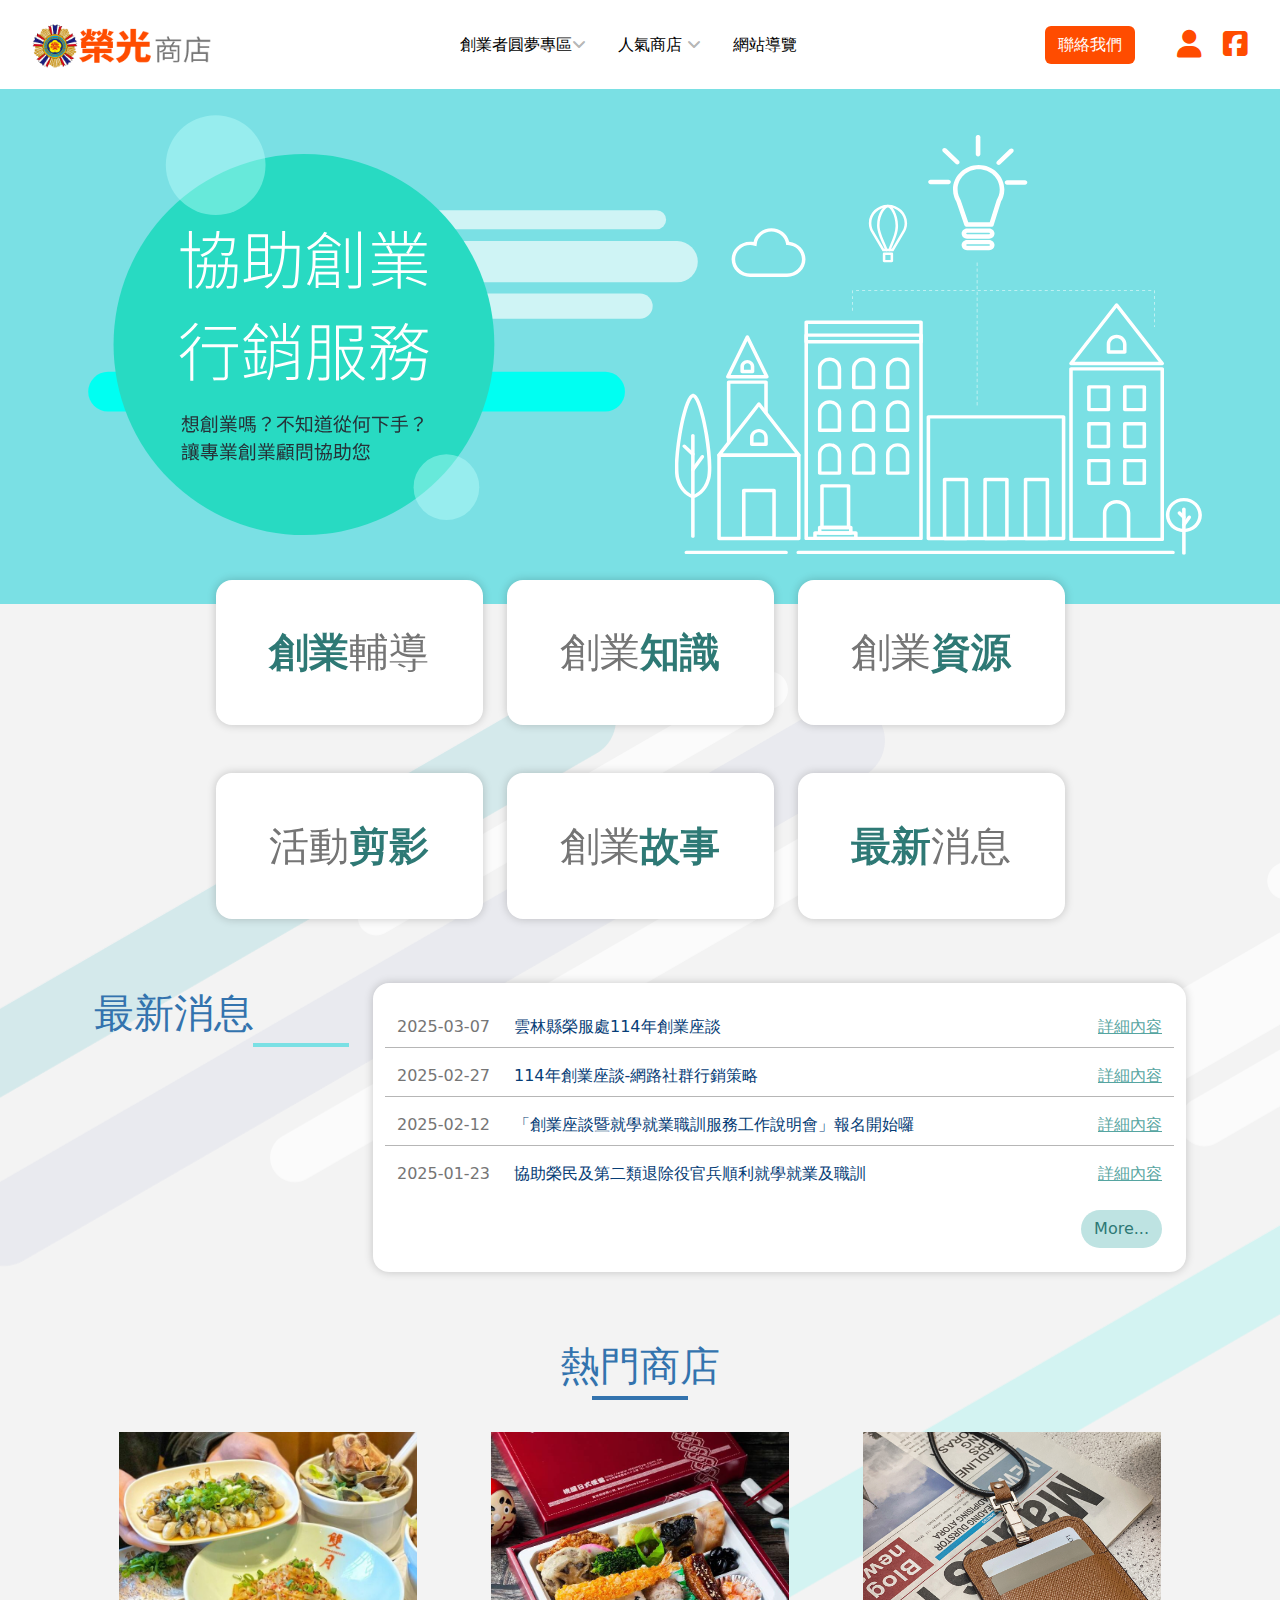
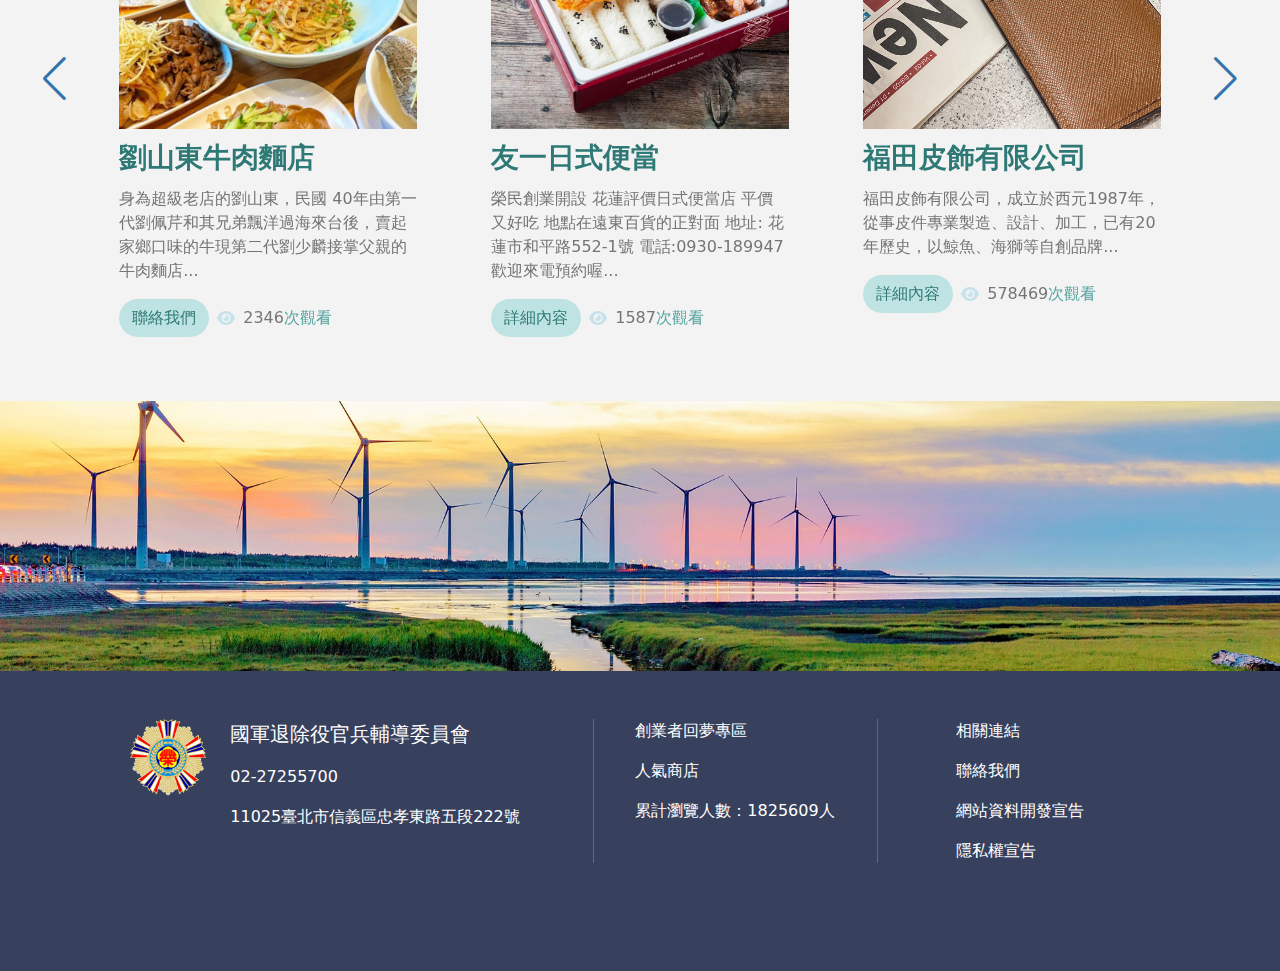
<file: index.html>
<!DOCTYPE html>
<html lang="en">

<head>
     <meta charset="UTF-8">
 <meta name="viewport" content="width=device-width, initial-scale=1.0">
 <title>首頁</title>
 <link rel="stylesheet" href="./css/reset.css">
 <link rel="stylesheet" href="./css/bootstrap.min.css">
 <link rel="stylesheet" href="./css/fontawesome.min.css">
 <link rel="stylesheet" href="./css/mb.css">
 <link rel="stylesheet" href="./css/nav.css">
 <link rel="stylesheet" href="./css/style.css">    <link rel="stylesheet" href="https://cdn.jsdelivr.net/npm/swiper@11/swiper-bundle.min.css" />
    <script src="https://cdn.jsdelivr.net/npm/swiper@11/swiper-bundle.min.js"></script>
    <link rel="stylesheet" href="https://cdnjs.cloudflare.com/ajax/libs/OwlCarousel2/2.3.4/assets/owl.carousel.min.css" />
    <link rel="stylesheet" href="https://cdnjs.cloudflare.com/ajax/libs/OwlCarousel2/2.3.4/assets/owl.theme.default.min.css" />

    <link rel="stylesheet" href="./css/home.css">
</head>

<body>
    <nav>
    <div class="nav-row site-link" id="site-menu">
        <div class="logo">
            <a href="/" title="榮光商店">
                <img src="./img/logo.png?v=1" alt="榮光商店" class="d-block img-fluid">
            </a>
        </div>
        <ul class="ulmenu" id="site_nav">
            <li title="榮光商店-創業者圓夢專區">
                <a href="javascript:;" role="link" class="menu-toggle">創業者圓夢專區</a>
                  <ul class="submenu">
                                            <li>
                            <a href="javascript:;" role="link">創業輔導</a>
                        </li>
                                            <li>
                            <a href="javascript:;" role="link">創業知識</a>
                        </li>
                                            <li>
                            <a href="javascript:;" role="link">創業資源</a>
                        </li>
                                            <li>
                            <a href="javascript:;" role="link">活動剪影</a>
                        </li>
                                            <li>
                            <a href="javascript:;" role="link">創業故事</a>
                        </li>
                                            <li>
                            <a href="javascript:;" role="link">最新消息</a>
                        </li>
                                    </ul>
            </li>
            <li title="榮光商店-人氣商店">
                <a href="javascript:;" role="link" class="menu-toggle">人氣商店 </a>
                <ul class="submenu">
                                           <li>
                            <a href="javascript:;" role="link">眷村美食</a>
                        </li>
                                            <li>
                            <a href="javascript:;" role="link">民宿小棧</a>
                        </li>
                                            <li>
                            <a href="javascript:;" role="link">購物Let go</a>
                        </li>
                                            <li>
                            <a href="javascript:;" role="link">榮民運將</a>
                        </li>
                                            <li>
                            <a href="javascript:;" role="link">知性人文</a>
                        </li>
                                            <li>
                            <a href="javascript:;" role="link">休閒娛樂</a>
                        </li>
                                            <li>
                            <a href="javascript:;" role="link">醫療服務</a>
                        </li>
                                            <li>
                            <a href="javascript:;" role="link">工商服務</a>
                        </li>
                                            <li>
                            <a href="javascript:;" role="link">本會輔導</a>
                        </li>
                                            <li>
                            <a href="javascript:;" role="link">優惠</a>
                        </li>
                                    </ul>
            </li>
            <li title="榮光商店-網站導覽"><a href="javascript:;" role="link">網站導覽</a></li>
        </ul>
        <div class="fixbtnm">
            <a href="javascript:;" class="btn btn-site-nav" title="榮光商店-聯絡我們">聯絡我們</a>
            <div>
                <a href="javascript:;" class="text-site-primary fs-3 mx-3"> <i class="fa-solid fa-user"></i></a>
                <a href="javascript:;" class="text-site-primary fs-3"> <i class="fa-brands fa-square-facebook"></i></a>
            </div>

        </div>
    </div>
    <input type="button" id="mclick" class="mclick">
    <div id="slide-over"></div>
</nav>    <div id="hero">
        <div class="container px-0">
            <div class="hero-carousel owl-carousel">
                                    <div class="item">
                        <picture>
                            <source srcset="./img/hero.svg" media="(min-width: 768px)" class="d-block img-fluid" alt="協助創業 行銷服務">
                            <img src="./img/hero-m.png" class="d-block img-fluid" alt="協助創業 行銷服務">
                        </picture>
                    </div>
                                    <div class="item">
                        <picture>
                            <source srcset="./img/hero2.jpg" media="(min-width: 768px)" class="d-block img-fluid" alt="協助創業 行銷服務">
                            <img src="./img/hero2-m.jpg" class="d-block img-fluid" alt="協助創業 行銷服務">
                        </picture>
                    </div>
                            </div>
                    </div>
    </div>
    <main>
        <div class="container px-4 px-sm-0">
            <div class="home-main-btn-group row g-4 justify-content-center">
                <div class="col-6 col-sm-4 col-lg-3">
                    <a href="javascript:;" class="home-main-btn ui-white-card ">
                        <span class="text-site-heavy fw-bolder">創業</span>輔導
                    </a>
                </div>
                <div class="col-6 col-sm-4 col-lg-3">
                    <a href="javascript:;" class="home-main-btn ui-white-card ">
                        創業<span class="text-site-heavy fw-bolder">知識</span>
                    </a>
                </div>
                <div class="col-6 col-sm-4 col-lg-3">
                    <a href="javascript:;" class="home-main-btn ui-white-card ">
                        創業<span class="text-site-heavy fw-bolder">資源</span>
                    </a>
                </div>
                <div class="w-100 d-none d-sm-block"></div>
                <div class="col-6 col-sm-4 col-lg-3">
                    <a href="javascript:;" class="home-main-btn ui-white-card ">
                        活動<span class="text-site-heavy fw-bolder">剪影</span>
                    </a>
                </div>

                <div class="col-6 col-sm-4 col-lg-3">
                    <a href="javascript:;" class="home-main-btn ui-white-card ">
                        創業<span class="text-site-heavy fw-bolder">故事</span>
                    </a>
                </div>
                <div class="col-6 col-sm-4 col-lg-3">
                    <a class="home-main-btn ui-white-card ">
                        <span class="text-site-heavy fw-bolder">最新</span>消息
                    </a>
                </div>
            </div>
        </div>
        <div class="container">
            <div class="home-news row justify-content-center">
                <div class="col-10 col-lg-3">
                    <a href="javascript:;" class="n1-title f-news" style="--text-color: #3373AE;--text-after-color:#7AE0E4">
                        最新消息
                    </a>
                </div>
                <div class="col-12 col-sm-12 col-lg-9">
                    <div class="ui-white-card p-4">
                        <ul class="home-news-ul">
                                                            <li class="row align-items-center py-2">
                                    <div class="col-md-auto">2025-03-07</div>
                                    <a class="col-md" href="javascript:;">
                                        <div class="d-flex justify-content-between flex-sm-row flex-column">
                                            <div>雲林縣榮服處114年創業座談</div>
                                            <div class="flex-shrink-0"><u class="text-site-light-g">詳細內容</u></div>
                                        </div>
                                    </a>
                                </li>
                                                            <li class="row align-items-center py-2">
                                    <div class="col-md-auto">2025-02-27</div>
                                    <a class="col-md" href="javascript:;">
                                        <div class="d-flex justify-content-between flex-sm-row flex-column">
                                            <div>114年創業座談-網路社群行銷策略</div>
                                            <div class="flex-shrink-0"><u class="text-site-light-g">詳細內容</u></div>
                                        </div>
                                    </a>
                                </li>
                                                            <li class="row align-items-center py-2">
                                    <div class="col-md-auto">2025-02-12</div>
                                    <a class="col-md" href="javascript:;">
                                        <div class="d-flex justify-content-between flex-sm-row flex-column">
                                            <div>「創業座談暨就學就業職訓服務工作說明會」報名開始囉</div>
                                            <div class="flex-shrink-0"><u class="text-site-light-g">詳細內容</u></div>
                                        </div>
                                    </a>
                                </li>
                                                            <li class="row align-items-center py-2">
                                    <div class="col-md-auto">2025-01-23</div>
                                    <a class="col-md" href="javascript:;">
                                        <div class="d-flex justify-content-between flex-sm-row flex-column">
                                            <div>協助榮民及第二類退除役官兵順利就學就業及職訓</div>
                                            <div class="flex-shrink-0"><u class="text-site-light-g">詳細內容</u></div>
                                        </div>
                                    </a>
                                </li>
                                                    </ul>
                        <div class="d-flex justify-content-end mt-3">
                            <a href="javascript:;" class="btn btn-site-secondary rounded-pill" title="榮光商店-最新消息">
                                More...
                            </a>
                        </div>

                    </div>

                </div>
            </div>
            <div class="store-list">
                <div class="n1-title" style="--text-color: #3373AE;--text-after-color:#3373AE">
                    熱門商店
                </div>
                <div class="swiper-wrapper-container position-relative">
                    <div class="swiper">
                        <!-- Additional required wrapper -->
                        <div class="store-list-swiper swiper-wrapper">
                                                            <div class="swiper-slide blcok">
                                    <a href="javascript:;" class="each-store">
                                        <div class="store-img">
                                            <img src="./img/temp1.jpg" alt="" class="square-img img-fluid">
                                        </div>
                                        <div class="store-info">
                                            <div class="fs-3 text-site-heavy fw-bold my-2">
                                                劉山東牛肉麵店                                            </div>
                                            <p>身為超級老店的劉山東，民國 40年由第一代劉佩芹和其兄弟飄洋過海來台後，賣起家鄉口味的牛現第二代劉少麟接掌父親的牛肉麵店...</p>
                                            <div class="d-flex align-items-center gap-2">
                                                <div class="btn btn-site-secondary rounded-pill" title="榮光商店-聯絡我們">
                                                    聯絡我們                                                </div>
                                                <i class="fa-solid fa-eye text-site-lightest-g"></i>
                                                <p class="mb-0">2346<span class="text-site-light-g">次觀看</span></p>
                                            </div>
                                        </div>
                                    </a>
                                </div>
                                                            <div class="swiper-slide blcok">
                                    <a href="javascript:;" class="each-store">
                                        <div class="store-img">
                                            <img src="./img/temp2.jpg" alt="" class="square-img img-fluid">
                                        </div>
                                        <div class="store-info">
                                            <div class="fs-3 text-site-heavy fw-bold my-2">
                                                友一日式便當                                            </div>
                                            <p>榮民創業開設 花蓮評價日式便當店 平價又好吃 地點在遠東百貨的正對面 地址: 花蓮市和平路552-1號 電話:0930-189947 歡迎來電預約喔...</p>
                                            <div class="d-flex align-items-center gap-2">
                                                <div class="btn btn-site-secondary rounded-pill" title="榮光商店-詳細內容">
                                                    詳細內容                                                </div>
                                                <i class="fa-solid fa-eye text-site-lightest-g"></i>
                                                <p class="mb-0">1587<span class="text-site-light-g">次觀看</span></p>
                                            </div>
                                        </div>
                                    </a>
                                </div>
                                                            <div class="swiper-slide blcok">
                                    <a href="javascript:;" class="each-store">
                                        <div class="store-img">
                                            <img src="./img/temp3.jpg" alt="" class="square-img img-fluid">
                                        </div>
                                        <div class="store-info">
                                            <div class="fs-3 text-site-heavy fw-bold my-2">
                                                福田皮飾有限公司                                            </div>
                                            <p>福田皮飾有限公司，成立於西元1987年，從事皮件專業製造、設計、加工，已有20年歷史，以鯨魚、海獅等自創品牌...</p>
                                            <div class="d-flex align-items-center gap-2">
                                                <div class="btn btn-site-secondary rounded-pill" title="榮光商店-詳細內容">
                                                    詳細內容                                                </div>
                                                <i class="fa-solid fa-eye text-site-lightest-g"></i>
                                                <p class="mb-0">578469<span class="text-site-light-g">次觀看</span></p>
                                            </div>
                                        </div>
                                    </a>
                                </div>
                                                            <div class="swiper-slide blcok">
                                    <a href="javascript:;" class="each-store">
                                        <div class="store-img">
                                            <img src="./img/temp4.jpg" alt="" class="square-img img-fluid">
                                        </div>
                                        <div class="store-info">
                                            <div class="fs-3 text-site-heavy fw-bold my-2">
                                                阿美米干                                            </div>
                                            <p>阿美米干主打雲南家鄉口味，湯頭鮮美、米干Q彈，是在地人推薦的早餐選擇。</p>
                                            <div class="d-flex align-items-center gap-2">
                                                <div class="btn btn-site-secondary rounded-pill" title="榮光商店-聯絡我們">
                                                    聯絡我們                                                </div>
                                                <i class="fa-solid fa-eye text-site-lightest-g"></i>
                                                <p class="mb-0">135<span class="text-site-light-g">次觀看</span></p>
                                            </div>
                                        </div>
                                    </a>
                                </div>
                                                            <div class="swiper-slide blcok">
                                    <a href="javascript:;" class="each-store">
                                        <div class="store-img">
                                            <img src="./img/temp5.jpg" alt="" class="square-img img-fluid">
                                        </div>
                                        <div class="store-info">
                                            <div class="fs-3 text-site-heavy fw-bold my-2">
                                                小李水餃館                                            </div>
                                            <p>小李水餃館以手工現包水餃聞名，皮薄餡多、價格實惠，是附近學生的最愛。</p>
                                            <div class="d-flex align-items-center gap-2">
                                                <div class="btn btn-site-secondary rounded-pill" title="榮光商店-詳細內容">
                                                    詳細內容                                                </div>
                                                <i class="fa-solid fa-eye text-site-lightest-g"></i>
                                                <p class="mb-0">26997<span class="text-site-light-g">次觀看</span></p>
                                            </div>
                                        </div>
                                    </a>
                                </div>
                                                            <div class="swiper-slide blcok">
                                    <a href="javascript:;" class="each-store">
                                        <div class="store-img">
                                            <img src="./img/temp6.jpg" alt="" class="square-img img-fluid">
                                        </div>
                                        <div class="store-info">
                                            <div class="fs-3 text-site-heavy fw-bold my-2">
                                                幸福烘焙坊                                            </div>
                                            <p>幸福烘焙坊每日新鮮出爐各式麵包與蛋糕，堅持天然食材，深受家庭客群喜愛。</p>
                                            <div class="d-flex align-items-center gap-2">
                                                <div class="btn btn-site-secondary rounded-pill" title="榮光商店-詳細內容">
                                                    詳細內容                                                </div>
                                                <i class="fa-solid fa-eye text-site-lightest-g"></i>
                                                <p class="mb-0">82<span class="text-site-light-g">次觀看</span></p>
                                            </div>
                                        </div>
                                    </a>
                                </div>
                                                    </div>


                        <!-- If we need navigation buttons -->


                    </div>

                    <div class="swiper-button-prev"></div>
                    <div class="swiper-button-next"></div>
                </div>
            </div>
        </div>
        <div class="home-event-bg" style="background-image: url(./img/62232316_l.jpg);">

        </div>
    </main>
    <footer class="bg-site-footer-bg text-white py-5">
    <div class="container">
        <div class="row justify-content-center gy-4">
            <div class="col-10 col-lg-5">
                <div class="d-flex">
                    <div class="me-4 d-lg-block d-none"> <img src="./img/vac-logo.png" alt="國軍退除役官兵輔導委員會" style="max-width:6vw;"></div>
                    <ul class="list-unstyled mb-0">
                        <li class="fs-5 mb-3"><a href="https://www.vac.gov.tw/">國軍退除役官兵輔導委員會</a></li>
                        <li class="mb-3">02-27255700</li>
                        <li>11025臺北市信義區忠孝東路五段222號</li>
                    </ul>
                </div>

            </div>
            <div class="col-10 col-lg-3 center-border d-flex justify-content-lg-center">
                <ul class="list-unstyled mb-0">
                    <li class="mb-3"><a href="javascript:;">創業者回夢專區</a></li>
                    <li class="mb-3"><a href="javascript:;">人氣商店</a></li>
                    <li>累計瀏覽人數：1825609人</li>
                </ul>
            </div>
            <div class="col-10 col-lg-3 d-flex justify-content-lg-center">
                <ul class="list-unstyled mb-0">
                    <li class="mb-3"><a href="javascript:;">相關連結</a></li>
                    <li class="mb-3"><a href="javascript:;">聯絡我們</a></li>
                    <li class="mb-3"><a href="javascript:;">網站資料開發宣告</a></li>
                    <li><a href="javascript:;">隱私權宣告</a></li>
                </ul>
            </div>
        </div>
    </div>
</footer>
<a href="#site-top" class="back-to-top" style="display: inline;">
    <svg xmlns="http://www.w3.org/2000/svg" width="16" height="16" fill="currentColor" viewBox="0 0 16 16">
        <path d="m7.247 4.86-4.796 5.481c-.566.647-.106 1.659.753 1.659h9.592a1 1 0 0 0 .753-1.659l-4.796-5.48a1 1 0 0 0-1.506 0z" />
    </svg>
</a>    <script src="./js/bootstrap.bundle.min.js"></script>
<script src="./js/jquery.min.js"></script>
 <script src="./js/script.js?v=1"></script>    <script src="https://cdnjs.cloudflare.com/ajax/libs/OwlCarousel2/2.3.4/owl.carousel.min.js"></script>
    <script>
        const swiper = new Swiper('.swiper', {
            loop: true,
            slidesPerView: 3, // 預設電腦版顯示 3 張
            navigation: {
                nextEl: ".swiper-button-next",
                prevEl: ".swiper-button-prev",
            },
            autoplay: {
                delay: 2500,
                disableOnInteraction: false,
            },
            breakpoints: {
                // 螢幕寬度 >= 1024px 顯示 3 張
                1024: {
                    slidesPerView: 3
                },
                // 螢幕寬度 >= 768px 顯示 2 張
                768: {
                    slidesPerView: 2
                },
                // 螢幕寬度 < 768px 顯示 1 張
                0: {
                    slidesPerView: 1
                }
            }
        });
        $(document).ready(function() {
            $(".hero-carousel").owlCarousel({
                items: 1,
                loop: true,
                autoplay: true,
                smartSpeed: 2000,
                autoplayTimeout: 5000,
                nav: false,
                dots: false
            });
        });
        // const heroSwiper = new Swiper('.hero-swiper', {
        //     speed: 1000,
        //     loop: true,
        //     slidesPerView: 1, // 預設電腦版顯示 3 張
        //     autoplay: {
        //         delay: 2500,
        //         disableOnInteraction: false,
        //     },
        //     pagination: {
        //         el: ".hero-swiper .swiper-pagination",
        //         clickable: true,
        //     },
        // });
    </script>
</body>

</html>
</file>
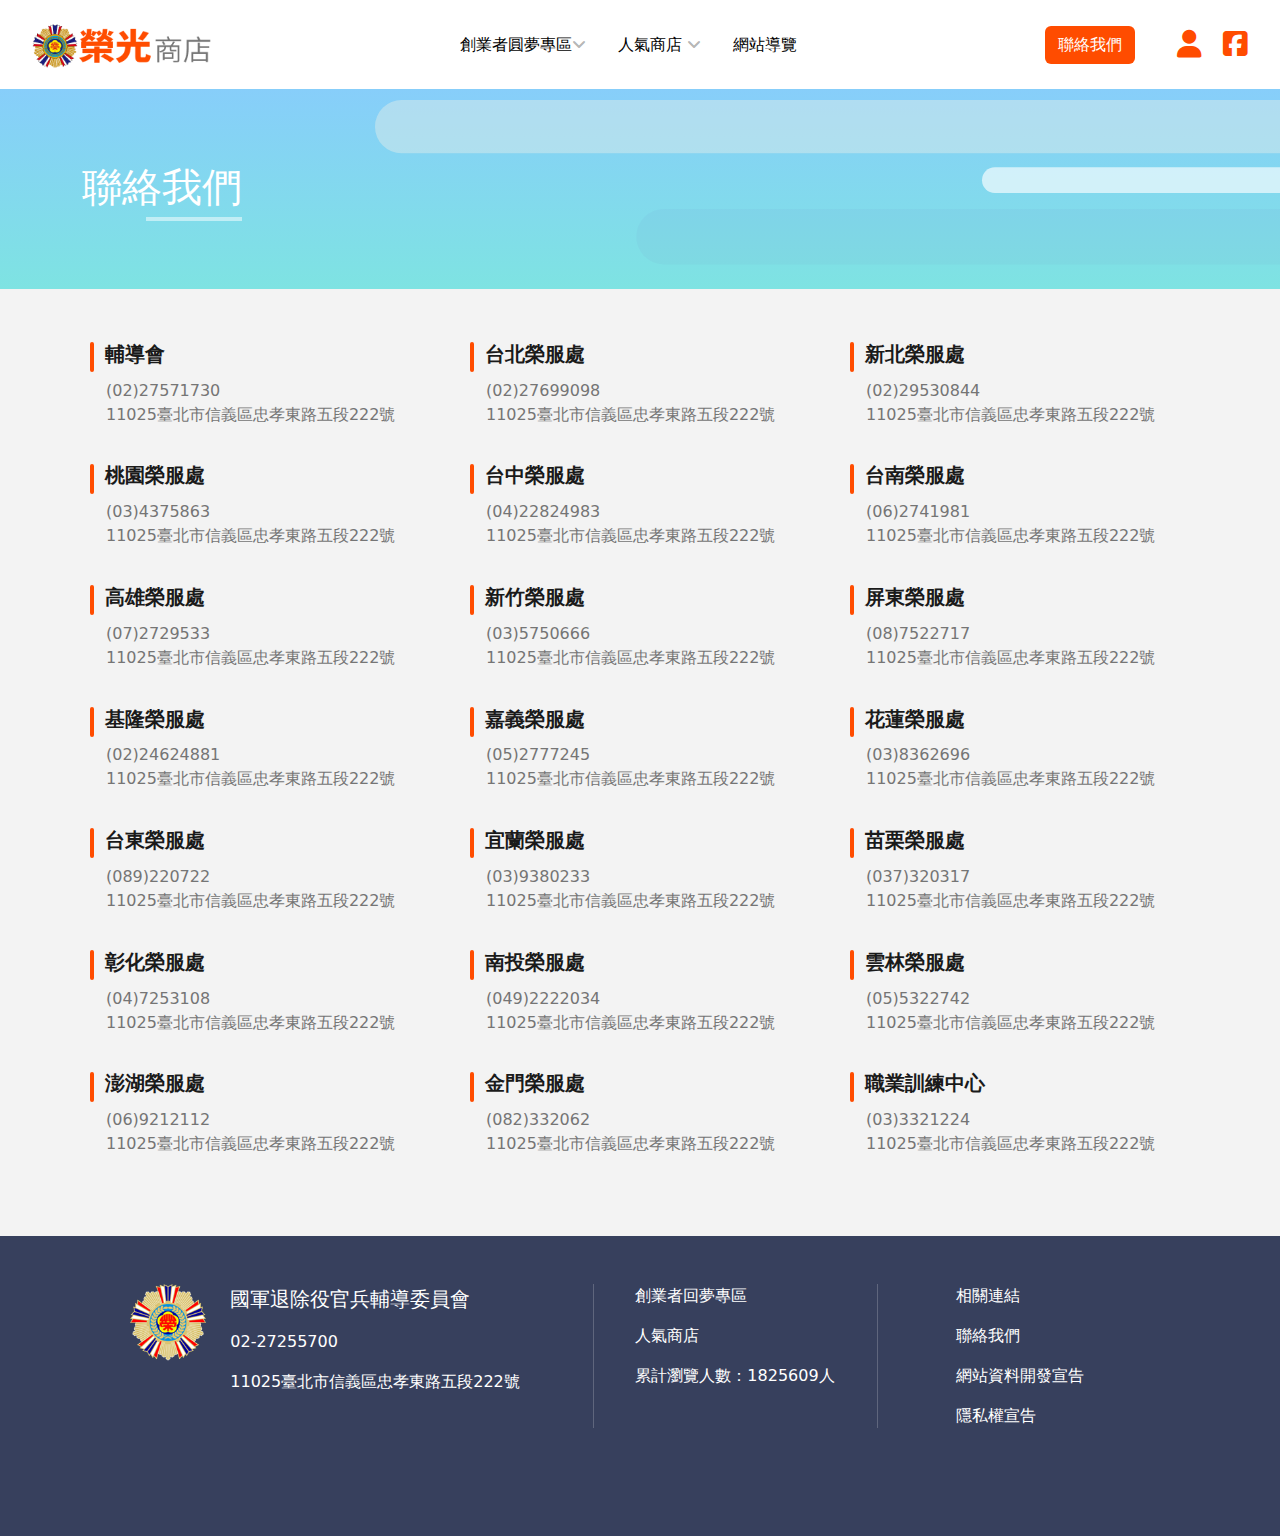
<file: contact.html>
<!DOCTYPE html>
<html lang="en">

<head>
     <meta charset="UTF-8">
 <meta name="viewport" content="width=device-width, initial-scale=1.0">
 <title>聯絡我們  </title>
 <link rel="stylesheet" href="./css/reset.css">
 <link rel="stylesheet" href="./css/bootstrap.min.css">
 <link rel="stylesheet" href="./css/fontawesome.min.css">
 <link rel="stylesheet" href="./css/mb.css">
 <link rel="stylesheet" href="./css/nav.css">
 <link rel="stylesheet" href="./css/style.css">    <link rel="stylesheet" href="./css/sitemap.css">
</head>

<body>
    <nav>
    <div class="nav-row site-link" id="site-menu">
        <div class="logo">
            <a href="/" title="榮光商店">
                <img src="./img/logo.png?v=1" alt="榮光商店" class="d-block img-fluid">
            </a>
        </div>
        <ul class="ulmenu" id="site_nav">
            <li title="榮光商店-創業者圓夢專區">
                <a href="javascript:;" role="link" class="menu-toggle">創業者圓夢專區</a>
                  <ul class="submenu">
                                            <li>
                            <a href="javascript:;" role="link">創業輔導</a>
                        </li>
                                            <li>
                            <a href="javascript:;" role="link">創業知識</a>
                        </li>
                                            <li>
                            <a href="javascript:;" role="link">創業資源</a>
                        </li>
                                            <li>
                            <a href="javascript:;" role="link">活動剪影</a>
                        </li>
                                            <li>
                            <a href="javascript:;" role="link">創業故事</a>
                        </li>
                                            <li>
                            <a href="javascript:;" role="link">最新消息</a>
                        </li>
                                    </ul>
            </li>
            <li title="榮光商店-人氣商店">
                <a href="javascript:;" role="link" class="menu-toggle">人氣商店 </a>
                <ul class="submenu">
                                           <li>
                            <a href="javascript:;" role="link">眷村美食</a>
                        </li>
                                            <li>
                            <a href="javascript:;" role="link">民宿小棧</a>
                        </li>
                                            <li>
                            <a href="javascript:;" role="link">購物Let go</a>
                        </li>
                                            <li>
                            <a href="javascript:;" role="link">榮民運將</a>
                        </li>
                                            <li>
                            <a href="javascript:;" role="link">知性人文</a>
                        </li>
                                            <li>
                            <a href="javascript:;" role="link">休閒娛樂</a>
                        </li>
                                            <li>
                            <a href="javascript:;" role="link">醫療服務</a>
                        </li>
                                            <li>
                            <a href="javascript:;" role="link">工商服務</a>
                        </li>
                                            <li>
                            <a href="javascript:;" role="link">本會輔導</a>
                        </li>
                                            <li>
                            <a href="javascript:;" role="link">優惠</a>
                        </li>
                                    </ul>
            </li>
            <li title="榮光商店-網站導覽"><a href="javascript:;" role="link">網站導覽</a></li>
        </ul>
        <div class="fixbtnm">
            <a href="javascript:;" class="btn btn-site-nav" title="榮光商店-聯絡我們">聯絡我們</a>
            <div>
                <a href="javascript:;" class="text-site-primary fs-3 mx-3"> <i class="fa-solid fa-user"></i></a>
                <a href="javascript:;" class="text-site-primary fs-3"> <i class="fa-brands fa-square-facebook"></i></a>
            </div>

        </div>
    </div>
    <input type="button" id="mclick" class="mclick">
    <div id="slide-over"></div>
</nav>    <div class="page-title">
        <div class="page-title-inner">
            <div class="container">
                <div class="n1-title f-news" style="--text-color: #fff;--text-after-color:rgba(255, 255, 255, 0.5)">
                    聯絡我們
                </div>
            </div>
        </div>
    </div>
    <div class="main-container">
        <div class="container">
            <div class="row row-cols-lg-3 row-cols-sm-2 row-cols-1">
                
                    <div class="col">
                        <div class="py-3 px-2">
                            <h4 class="contact-h4t">輔導會</h4>
                            <a href="tel:(02)27571730">
                                (02)27571730                            </a>
                            <p class="mb-0 ms-3">11025臺北市信義區忠孝東路五段222號</p>
                        </div>
                    </div>
                
                    <div class="col">
                        <div class="py-3 px-2">
                            <h4 class="contact-h4t">台北榮服處</h4>
                            <a href="tel:(02)27699098">
                                (02)27699098                            </a>
                            <p class="mb-0 ms-3">11025臺北市信義區忠孝東路五段222號</p>
                        </div>
                    </div>
                
                    <div class="col">
                        <div class="py-3 px-2">
                            <h4 class="contact-h4t">新北榮服處</h4>
                            <a href="tel:(02)29530844">
                                (02)29530844                            </a>
                            <p class="mb-0 ms-3">11025臺北市信義區忠孝東路五段222號</p>
                        </div>
                    </div>
                
                    <div class="col">
                        <div class="py-3 px-2">
                            <h4 class="contact-h4t">桃園榮服處</h4>
                            <a href="tel:(03)4375863">
                                (03)4375863                            </a>
                            <p class="mb-0 ms-3">11025臺北市信義區忠孝東路五段222號</p>
                        </div>
                    </div>
                
                    <div class="col">
                        <div class="py-3 px-2">
                            <h4 class="contact-h4t">台中榮服處</h4>
                            <a href="tel:(04)22824983">
                                (04)22824983                            </a>
                            <p class="mb-0 ms-3">11025臺北市信義區忠孝東路五段222號</p>
                        </div>
                    </div>
                
                    <div class="col">
                        <div class="py-3 px-2">
                            <h4 class="contact-h4t">台南榮服處</h4>
                            <a href="tel:(06)2741981">
                                (06)2741981                            </a>
                            <p class="mb-0 ms-3">11025臺北市信義區忠孝東路五段222號</p>
                        </div>
                    </div>
                
                    <div class="col">
                        <div class="py-3 px-2">
                            <h4 class="contact-h4t">高雄榮服處</h4>
                            <a href="tel:(07)2729533">
                                (07)2729533                            </a>
                            <p class="mb-0 ms-3">11025臺北市信義區忠孝東路五段222號</p>
                        </div>
                    </div>
                
                    <div class="col">
                        <div class="py-3 px-2">
                            <h4 class="contact-h4t">新竹榮服處</h4>
                            <a href="tel:(03)5750666">
                                (03)5750666                            </a>
                            <p class="mb-0 ms-3">11025臺北市信義區忠孝東路五段222號</p>
                        </div>
                    </div>
                
                    <div class="col">
                        <div class="py-3 px-2">
                            <h4 class="contact-h4t">屏東榮服處</h4>
                            <a href="tel:(08)7522717">
                                (08)7522717                            </a>
                            <p class="mb-0 ms-3">11025臺北市信義區忠孝東路五段222號</p>
                        </div>
                    </div>
                
                    <div class="col">
                        <div class="py-3 px-2">
                            <h4 class="contact-h4t">基隆榮服處</h4>
                            <a href="tel:(02)24624881">
                                (02)24624881                            </a>
                            <p class="mb-0 ms-3">11025臺北市信義區忠孝東路五段222號</p>
                        </div>
                    </div>
                
                    <div class="col">
                        <div class="py-3 px-2">
                            <h4 class="contact-h4t">嘉義榮服處</h4>
                            <a href="tel:(05)2777245">
                                (05)2777245                            </a>
                            <p class="mb-0 ms-3">11025臺北市信義區忠孝東路五段222號</p>
                        </div>
                    </div>
                
                    <div class="col">
                        <div class="py-3 px-2">
                            <h4 class="contact-h4t">花蓮榮服處</h4>
                            <a href="tel:(03)8362696">
                                (03)8362696                            </a>
                            <p class="mb-0 ms-3">11025臺北市信義區忠孝東路五段222號</p>
                        </div>
                    </div>
                
                    <div class="col">
                        <div class="py-3 px-2">
                            <h4 class="contact-h4t">台東榮服處</h4>
                            <a href="tel:(089)220722">
                                (089)220722                            </a>
                            <p class="mb-0 ms-3">11025臺北市信義區忠孝東路五段222號</p>
                        </div>
                    </div>
                
                    <div class="col">
                        <div class="py-3 px-2">
                            <h4 class="contact-h4t">宜蘭榮服處</h4>
                            <a href="tel:(03)9380233">
                                (03)9380233                            </a>
                            <p class="mb-0 ms-3">11025臺北市信義區忠孝東路五段222號</p>
                        </div>
                    </div>
                
                    <div class="col">
                        <div class="py-3 px-2">
                            <h4 class="contact-h4t">苗栗榮服處</h4>
                            <a href="tel:(037)320317">
                                (037)320317                            </a>
                            <p class="mb-0 ms-3">11025臺北市信義區忠孝東路五段222號</p>
                        </div>
                    </div>
                
                    <div class="col">
                        <div class="py-3 px-2">
                            <h4 class="contact-h4t">彰化榮服處</h4>
                            <a href="tel:(04)7253108">
                                (04)7253108                            </a>
                            <p class="mb-0 ms-3">11025臺北市信義區忠孝東路五段222號</p>
                        </div>
                    </div>
                
                    <div class="col">
                        <div class="py-3 px-2">
                            <h4 class="contact-h4t">南投榮服處</h4>
                            <a href="tel:(049)2222034">
                                (049)2222034                            </a>
                            <p class="mb-0 ms-3">11025臺北市信義區忠孝東路五段222號</p>
                        </div>
                    </div>
                
                    <div class="col">
                        <div class="py-3 px-2">
                            <h4 class="contact-h4t">雲林榮服處</h4>
                            <a href="tel:(05)5322742">
                                (05)5322742                            </a>
                            <p class="mb-0 ms-3">11025臺北市信義區忠孝東路五段222號</p>
                        </div>
                    </div>
                
                    <div class="col">
                        <div class="py-3 px-2">
                            <h4 class="contact-h4t">澎湖榮服處</h4>
                            <a href="tel:(06)9212112">
                                (06)9212112                            </a>
                            <p class="mb-0 ms-3">11025臺北市信義區忠孝東路五段222號</p>
                        </div>
                    </div>
                
                    <div class="col">
                        <div class="py-3 px-2">
                            <h4 class="contact-h4t">金門榮服處</h4>
                            <a href="tel:(082)332062">
                                (082)332062                            </a>
                            <p class="mb-0 ms-3">11025臺北市信義區忠孝東路五段222號</p>
                        </div>
                    </div>
                
                    <div class="col">
                        <div class="py-3 px-2">
                            <h4 class="contact-h4t">職業訓練中心</h4>
                            <a href="tel:(03)3321224">
                                (03)3321224                            </a>
                            <p class="mb-0 ms-3">11025臺北市信義區忠孝東路五段222號</p>
                        </div>
                    </div>
                            </div>
        </div>
    </div>
    <footer class="bg-site-footer-bg text-white py-5">
    <div class="container">
        <div class="row justify-content-center gy-4">
            <div class="col-10 col-lg-5">
                <div class="d-flex">
                    <div class="me-4 d-lg-block d-none"> <img src="./img/vac-logo.png" alt="國軍退除役官兵輔導委員會" style="max-width:6vw;"></div>
                    <ul class="list-unstyled mb-0">
                        <li class="fs-5 mb-3"><a href="https://www.vac.gov.tw/">國軍退除役官兵輔導委員會</a></li>
                        <li class="mb-3">02-27255700</li>
                        <li>11025臺北市信義區忠孝東路五段222號</li>
                    </ul>
                </div>

            </div>
            <div class="col-10 col-lg-3 center-border d-flex justify-content-lg-center">
                <ul class="list-unstyled mb-0">
                    <li class="mb-3"><a href="javascript:;">創業者回夢專區</a></li>
                    <li class="mb-3"><a href="javascript:;">人氣商店</a></li>
                    <li>累計瀏覽人數：1825609人</li>
                </ul>
            </div>
            <div class="col-10 col-lg-3 d-flex justify-content-lg-center">
                <ul class="list-unstyled mb-0">
                    <li class="mb-3"><a href="javascript:;">相關連結</a></li>
                    <li class="mb-3"><a href="javascript:;">聯絡我們</a></li>
                    <li class="mb-3"><a href="javascript:;">網站資料開發宣告</a></li>
                    <li><a href="javascript:;">隱私權宣告</a></li>
                </ul>
            </div>
        </div>
    </div>
</footer>
<a href="#site-top" class="back-to-top" style="display: inline;">
    <svg width="16" height="16" fill="currentColor" viewBox="0 0 16 16">
        <path d="m7.247 4.86-4.796 5.481c-.566.647-.106 1.659.753 1.659h9.592a1 1 0 0 0 .753-1.659l-4.796-5.48a1 1 0 0 0-1.506 0z" />
    </svg>
</a>    <script src="./js/bootstrap.bundle.min.js"></script>
<script src="./js/jquery.min.js"></script>
 <script src="./js/script.js?v=1"></script>    <script>
        const checkbox = document.getElementById('checkDefault');
        const submitBtn = document.getElementById('submitBtn');

        checkbox.addEventListener('change', function() {
            if (this.checked) {
                submitBtn.classList.remove('disabled');
                submitBtn.disabled = false;
            } else {
                submitBtn.classList.add('disabled');
                submitBtn.disabled = true;
            }
        });
    </script>
</body>

</html>
</file>
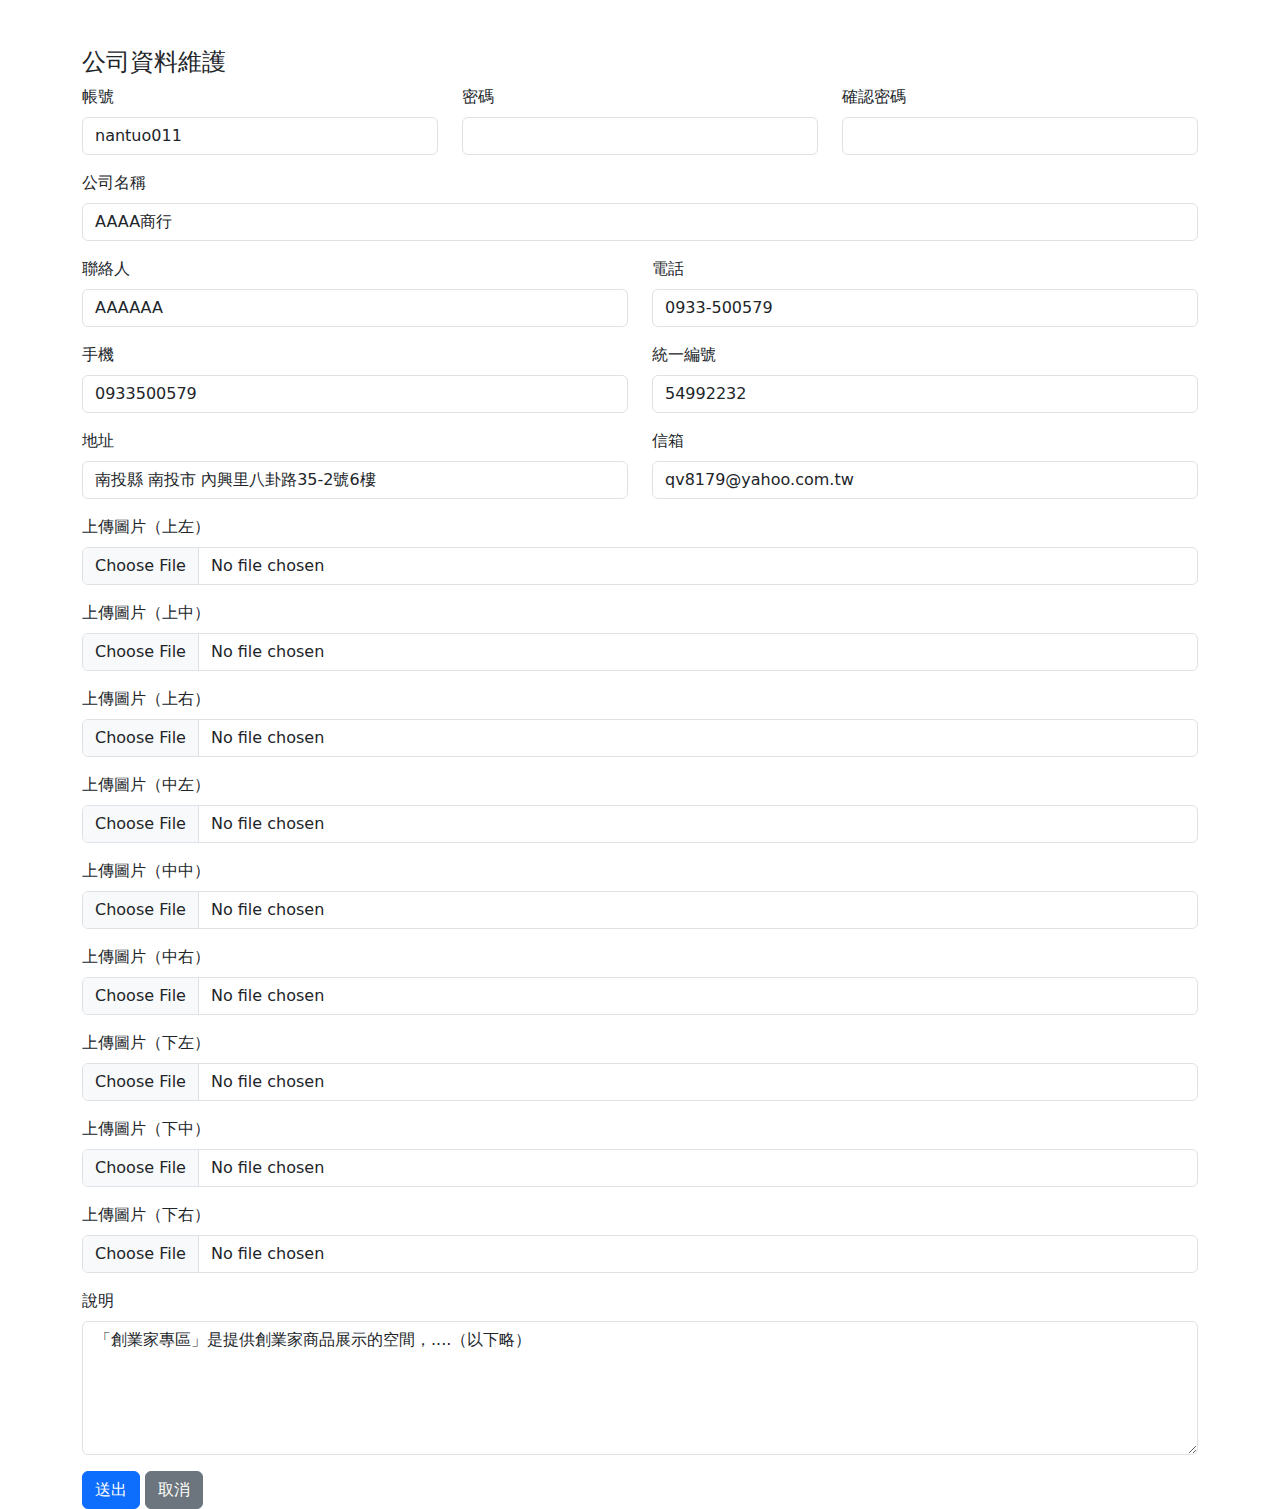
<file: form.html>
<!DOCTYPE html>
<html lang="zh-Hant">
<head>
  <meta charset="UTF-8">
  <title>公司資料維護</title>
  <link href="https://cdn.jsdelivr.net/npm/bootstrap@5.3.3/dist/css/bootstrap.min.css" rel="stylesheet">
</head>
<body>
<div class="container mt-5">
  <h4>公司資料維護</h4>
  <form>
    <div class="row mb-3">
      <div class="col-md-4">
        <label class="form-label">帳號</label>
        <input type="text" class="form-control" value="nantuo011">
      </div>
      <div class="col-md-4">
        <label class="form-label">密碼</label>
        <input type="password" class="form-control">
      </div>
      <div class="col-md-4">
        <label class="form-label">確認密碼</label>
        <input type="password" class="form-control">
      </div>
    </div>
    <div class="mb-3">
      <label class="form-label">公司名稱</label>
      <input type="text" class="form-control" value="AAAA商行">
    </div>
    <div class="row mb-3">
      <div class="col-md-6">
        <label class="form-label">聯絡人</label>
        <input type="text" class="form-control" value="AAAAAA">
      </div>
      <div class="col-md-6">
        <label class="form-label">電話</label>
        <input type="text" class="form-control" value="0933-500579">
      </div>
    </div>
    <div class="row mb-3">
      <div class="col-md-6">
        <label class="form-label">手機</label>
        <input type="text" class="form-control" value="0933500579">
      </div>
      <div class="col-md-6">
        <label class="form-label">統一編號</label>
        <input type="text" class="form-control" value="54992232">
      </div>
    </div>
    <div class="row mb-3">
      <div class="col-md-6">
        <label class="form-label">地址</label>
        <input type="text" class="form-control" value="南投縣 南投市 內興里八卦路35-2號6樓">
      </div>
      <div class="col-md-6">
        <label class="form-label">信箱</label>
        <input type="email" class="form-control" value="qv8179@yahoo.com.tw">
      </div>
    </div>

    <div class="mb-3">
      <label class="form-label">上傳圖片（上左）</label>
      <input class="form-control" type="file">
    </div>
    <div class="mb-3">
      <label class="form-label">上傳圖片（上中）</label>
      <input class="form-control" type="file">
    </div>
    <div class="mb-3">
      <label class="form-label">上傳圖片（上右）</label>
      <input class="form-control" type="file">
    </div>
    <div class="mb-3">
      <label class="form-label">上傳圖片（中左）</label>
      <input class="form-control" type="file">
    </div>
    <div class="mb-3">
      <label class="form-label">上傳圖片（中中）</label>
      <input class="form-control" type="file">
    </div>
    <div class="mb-3">
      <label class="form-label">上傳圖片（中右）</label>
      <input class="form-control" type="file">
    </div>
    <div class="mb-3">
      <label class="form-label">上傳圖片（下左）</label>
      <input class="form-control" type="file">
    </div>
    <div class="mb-3">
      <label class="form-label">上傳圖片（下中）</label>
      <input class="form-control" type="file">
    </div>
    <div class="mb-3">
      <label class="form-label">上傳圖片（下右）</label>
      <input class="form-control" type="file">
    </div>

    <div class="mb-3">
      <label class="form-label">說明</label>
      <textarea class="form-control" rows="5">「創業家專區」是提供創業家商品展示的空間，....（以下略）</textarea>
    </div>

    <button type="submit" class="btn btn-primary">送出</button>
    <button type="reset" class="btn btn-secondary">取消</button>
  </form>
</div>
</body>
</html>
</file>
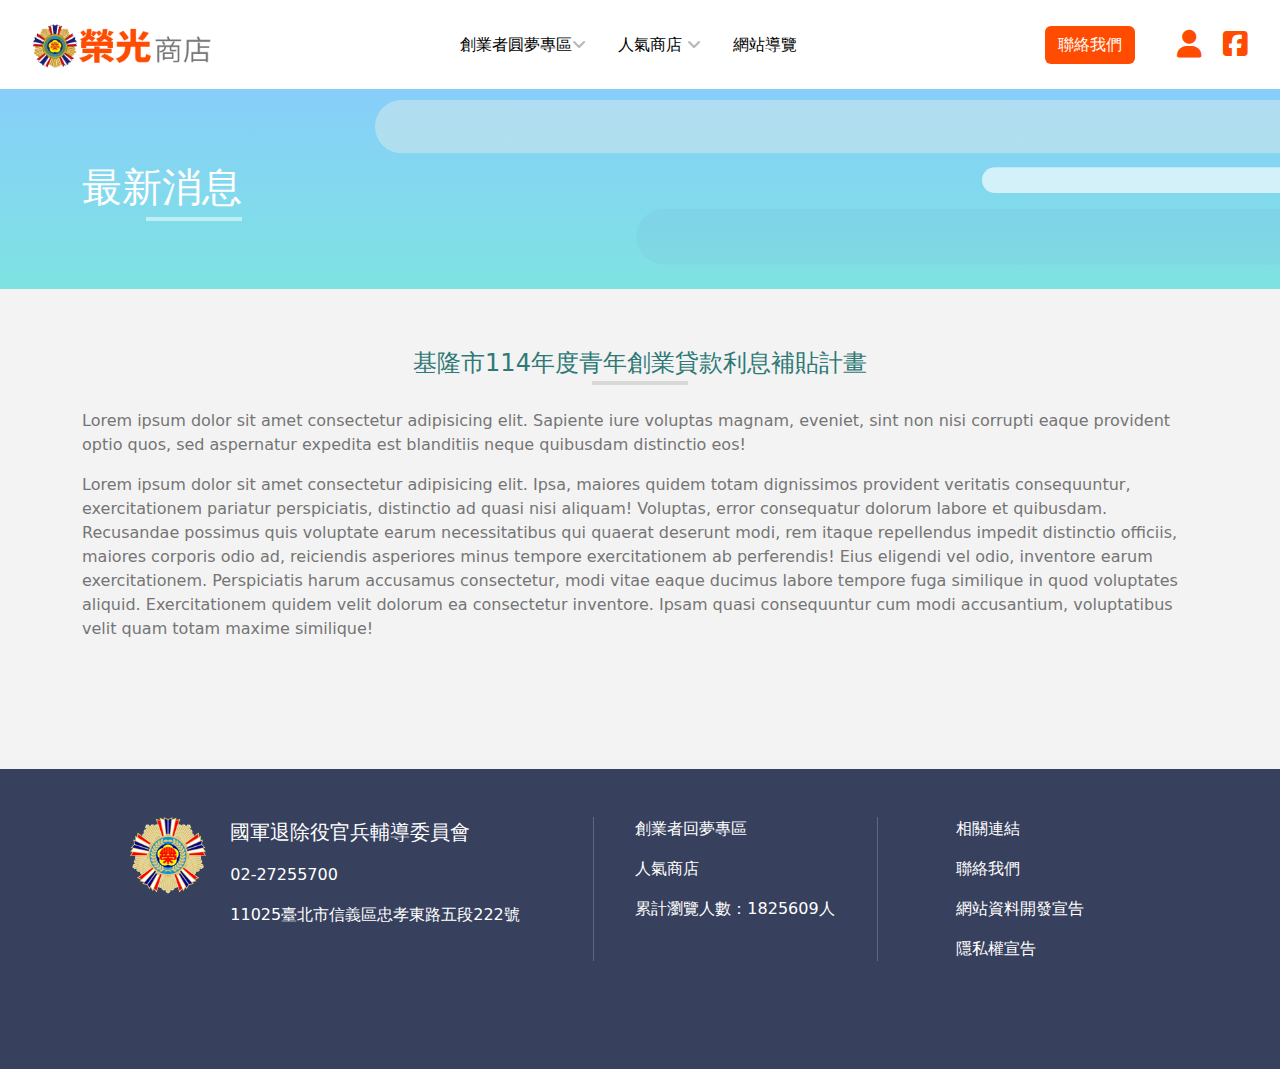
<file: news-detail.html>
<!DOCTYPE html>
<html lang="en">

<head>
     <meta charset="UTF-8">
 <meta name="viewport" content="width=device-width, initial-scale=1.0">
 <title>最新消息-詳細</title>
 <link rel="stylesheet" href="./css/reset.css">
 <link rel="stylesheet" href="./css/bootstrap.min.css">
 <link rel="stylesheet" href="./css/fontawesome.min.css">
 <link rel="stylesheet" href="./css/mb.css">
 <link rel="stylesheet" href="./css/nav.css">
 <link rel="stylesheet" href="./css/style.css"></head>

<body>
    <nav>
    <div class="nav-row site-link" id="site-menu">
        <div class="logo">
            <a href="/" title="榮光商店">
                <img src="./img/logo.png?v=1" alt="榮光商店" class="d-block img-fluid">
            </a>
        </div>
        <ul class="ulmenu" id="site_nav">
            <li title="榮光商店-創業者圓夢專區">
                <a href="javascript:;" role="link" class="menu-toggle">創業者圓夢專區</a>
                  <ul class="submenu">
                                            <li>
                            <a href="javascript:;" role="link">創業輔導</a>
                        </li>
                                            <li>
                            <a href="javascript:;" role="link">創業知識</a>
                        </li>
                                            <li>
                            <a href="javascript:;" role="link">創業資源</a>
                        </li>
                                            <li>
                            <a href="javascript:;" role="link">活動剪影</a>
                        </li>
                                            <li>
                            <a href="javascript:;" role="link">創業故事</a>
                        </li>
                                            <li>
                            <a href="javascript:;" role="link">最新消息</a>
                        </li>
                                    </ul>
            </li>
            <li title="榮光商店-人氣商店">
                <a href="javascript:;" role="link" class="menu-toggle">人氣商店 </a>
                <ul class="submenu">
                                           <li>
                            <a href="javascript:;" role="link">眷村美食</a>
                        </li>
                                            <li>
                            <a href="javascript:;" role="link">民宿小棧</a>
                        </li>
                                            <li>
                            <a href="javascript:;" role="link">購物Let go</a>
                        </li>
                                            <li>
                            <a href="javascript:;" role="link">榮民運將</a>
                        </li>
                                            <li>
                            <a href="javascript:;" role="link">知性人文</a>
                        </li>
                                            <li>
                            <a href="javascript:;" role="link">休閒娛樂</a>
                        </li>
                                            <li>
                            <a href="javascript:;" role="link">醫療服務</a>
                        </li>
                                            <li>
                            <a href="javascript:;" role="link">工商服務</a>
                        </li>
                                            <li>
                            <a href="javascript:;" role="link">本會輔導</a>
                        </li>
                                            <li>
                            <a href="javascript:;" role="link">優惠</a>
                        </li>
                                    </ul>
            </li>
            <li title="榮光商店-網站導覽"><a href="javascript:;" role="link">網站導覽</a></li>
        </ul>
        <div class="fixbtnm">
            <a href="javascript:;" class="btn btn-site-nav" title="榮光商店-聯絡我們">聯絡我們</a>
            <div>
                <a href="javascript:;" class="text-site-primary fs-3 mx-3"> <i class="fa-solid fa-user"></i></a>
                <a href="javascript:;" class="text-site-primary fs-3"> <i class="fa-brands fa-square-facebook"></i></a>
            </div>

        </div>
    </div>
    <input type="button" id="mclick" class="mclick">
    <div id="slide-over"></div>
</nav>    <div class="page-title">
        <div class="page-title-inner">
            <div class="container">
                <div class="n1-title f-news" style="--text-color: #fff;--text-after-color:rgba(255, 255, 255, 0.5)">
                    最新消息
                </div>
            </div>
        </div>
    </div>
    <div class="main-container">
        <div class="container">

            <div class="row justify-content-center mb-5">
                <div class="col-11 mb-4">
                    <div class="n1-title mt-4 fs-4" style="--text-color: #2E7975;--text-after-color:#D9D9D9">
                        基隆市114年度青年創業貸款利息補貼計畫
                    </div>
                </div>

                <div class="col-12">
                    <p>Lorem ipsum dolor sit amet consectetur adipisicing elit. Sapiente iure voluptas magnam, eveniet, sint non nisi corrupti eaque provident optio quos, sed aspernatur expedita est blanditiis neque quibusdam distinctio eos!</p>
                    <p>Lorem ipsum dolor sit amet consectetur adipisicing elit. Ipsa, maiores quidem totam dignissimos provident veritatis consequuntur, exercitationem pariatur perspiciatis, distinctio ad quasi nisi aliquam! Voluptas, error consequatur dolorum labore et quibusdam. Recusandae possimus quis voluptate earum necessitatibus qui quaerat deserunt modi, rem itaque repellendus impedit distinctio officiis, maiores corporis odio ad, reiciendis asperiores minus tempore exercitationem ab perferendis! Eius eligendi vel odio, inventore earum exercitationem. Perspiciatis harum accusamus consectetur, modi vitae eaque ducimus labore tempore fuga similique in quod voluptates aliquid. Exercitationem quidem velit dolorum ea consectetur inventore. Ipsam quasi consequuntur cum modi accusantium, voluptatibus velit quam totam maxime similique!</p>
                </div>
            </div>

        </div>
    </div>
    <footer class="bg-site-footer-bg text-white py-5">
    <div class="container">
        <div class="row justify-content-center gy-4">
            <div class="col-10 col-lg-5">
                <div class="d-flex">
                    <div class="me-4 d-lg-block d-none"> <img src="./img/vac-logo.png" alt="國軍退除役官兵輔導委員會" style="max-width:6vw;"></div>
                    <ul class="list-unstyled mb-0">
                        <li class="fs-5 mb-3"><a href="https://www.vac.gov.tw/">國軍退除役官兵輔導委員會</a></li>
                        <li class="mb-3">02-27255700</li>
                        <li>11025臺北市信義區忠孝東路五段222號</li>
                    </ul>
                </div>

            </div>
            <div class="col-10 col-lg-3 center-border d-flex justify-content-lg-center">
                <ul class="list-unstyled mb-0">
                    <li class="mb-3"><a href="javascript:;">創業者回夢專區</a></li>
                    <li class="mb-3"><a href="javascript:;">人氣商店</a></li>
                    <li>累計瀏覽人數：1825609人</li>
                </ul>
            </div>
            <div class="col-10 col-lg-3 d-flex justify-content-lg-center">
                <ul class="list-unstyled mb-0">
                    <li class="mb-3"><a href="javascript:;">相關連結</a></li>
                    <li class="mb-3"><a href="javascript:;">聯絡我們</a></li>
                    <li class="mb-3"><a href="javascript:;">網站資料開發宣告</a></li>
                    <li><a href="javascript:;">隱私權宣告</a></li>
                </ul>
            </div>
        </div>
    </div>
</footer>
<a href="#site-top" class="back-to-top" style="display: inline;">
    <svg width="16" height="16" fill="currentColor" viewBox="0 0 16 16">
        <path d="m7.247 4.86-4.796 5.481c-.566.647-.106 1.659.753 1.659h9.592a1 1 0 0 0 .753-1.659l-4.796-5.48a1 1 0 0 0-1.506 0z" />
    </svg>
</a>    <script src="./js/bootstrap.bundle.min.js"></script>
<script src="./js/jquery.min.js"></script>
 <script src="./js/script.js?v=1"></script></body>

</html>
</file>
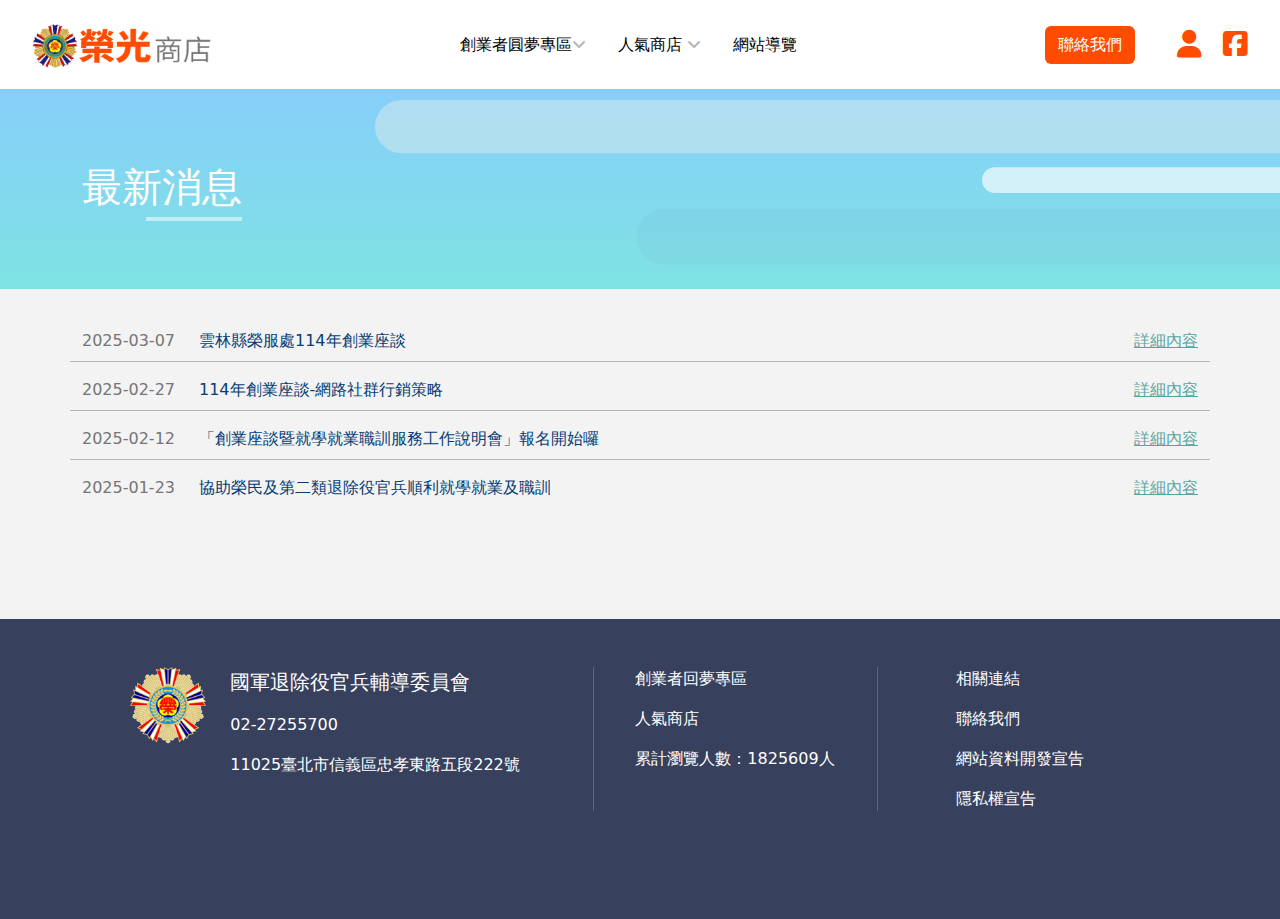
<file: news-list.html>
<!DOCTYPE html>
<html lang="en">

<head>
     <meta charset="UTF-8">
 <meta name="viewport" content="width=device-width, initial-scale=1.0">
 <title>最新消息-列表</title>
 <link rel="stylesheet" href="./css/reset.css">
 <link rel="stylesheet" href="./css/bootstrap.min.css">
 <link rel="stylesheet" href="./css/fontawesome.min.css">
 <link rel="stylesheet" href="./css/mb.css">
 <link rel="stylesheet" href="./css/nav.css">
 <link rel="stylesheet" href="./css/style.css">    <link rel="stylesheet" href="./css/sitemap.css">
</head>

<body>
    <nav>
    <div class="nav-row site-link" id="site-menu">
        <div class="logo">
            <a href="/" title="榮光商店">
                <img src="./img/logo.png?v=1" alt="榮光商店" class="d-block img-fluid">
            </a>
        </div>
        <ul class="ulmenu" id="site_nav">
            <li title="榮光商店-創業者圓夢專區">
                <a href="javascript:;" role="link" class="menu-toggle">創業者圓夢專區</a>
                  <ul class="submenu">
                                            <li>
                            <a href="javascript:;" role="link">創業輔導</a>
                        </li>
                                            <li>
                            <a href="javascript:;" role="link">創業知識</a>
                        </li>
                                            <li>
                            <a href="javascript:;" role="link">創業資源</a>
                        </li>
                                            <li>
                            <a href="javascript:;" role="link">活動剪影</a>
                        </li>
                                            <li>
                            <a href="javascript:;" role="link">創業故事</a>
                        </li>
                                            <li>
                            <a href="javascript:;" role="link">最新消息</a>
                        </li>
                                    </ul>
            </li>
            <li title="榮光商店-人氣商店">
                <a href="javascript:;" role="link" class="menu-toggle">人氣商店 </a>
                <ul class="submenu">
                                           <li>
                            <a href="javascript:;" role="link">眷村美食</a>
                        </li>
                                            <li>
                            <a href="javascript:;" role="link">民宿小棧</a>
                        </li>
                                            <li>
                            <a href="javascript:;" role="link">購物Let go</a>
                        </li>
                                            <li>
                            <a href="javascript:;" role="link">榮民運將</a>
                        </li>
                                            <li>
                            <a href="javascript:;" role="link">知性人文</a>
                        </li>
                                            <li>
                            <a href="javascript:;" role="link">休閒娛樂</a>
                        </li>
                                            <li>
                            <a href="javascript:;" role="link">醫療服務</a>
                        </li>
                                            <li>
                            <a href="javascript:;" role="link">工商服務</a>
                        </li>
                                            <li>
                            <a href="javascript:;" role="link">本會輔導</a>
                        </li>
                                            <li>
                            <a href="javascript:;" role="link">優惠</a>
                        </li>
                                    </ul>
            </li>
            <li title="榮光商店-網站導覽"><a href="javascript:;" role="link">網站導覽</a></li>
        </ul>
        <div class="fixbtnm">
            <a href="javascript:;" class="btn btn-site-nav" title="榮光商店-聯絡我們">聯絡我們</a>
            <div>
                <a href="javascript:;" class="text-site-primary fs-3 mx-3"> <i class="fa-solid fa-user"></i></a>
                <a href="javascript:;" class="text-site-primary fs-3"> <i class="fa-brands fa-square-facebook"></i></a>
            </div>

        </div>
    </div>
    <input type="button" id="mclick" class="mclick">
    <div id="slide-over"></div>
</nav>    <div class="page-title">
        <div class="page-title-inner">
            <div class="container">
                <div class="n1-title f-news" style="--text-color: #fff;--text-after-color:rgba(255, 255, 255, 0.5)">
                    最新消息
                </div>
            </div>
        </div>
    </div>
    <div class="main-container">
        <div class="container">
            <ul class="home-news-ul mx-sm-0 mx-3">
                                    <li class="row align-items-center py-2">
                        <div class="col-md-auto">2025-03-07</div>
                        <a class="col-md" href="javascript:;">
                            <div class="d-flex justify-content-between flex-sm-row flex-column">
                                <div>雲林縣榮服處114年創業座談</div>
                                <div class="flex-shrink-0"><u class="text-site-light-g">詳細內容</u></div>
                            </div>
                        </a>
                    </li>
                                    <li class="row align-items-center py-2">
                        <div class="col-md-auto">2025-02-27</div>
                        <a class="col-md" href="javascript:;">
                            <div class="d-flex justify-content-between flex-sm-row flex-column">
                                <div>114年創業座談-網路社群行銷策略</div>
                                <div class="flex-shrink-0"><u class="text-site-light-g">詳細內容</u></div>
                            </div>
                        </a>
                    </li>
                                    <li class="row align-items-center py-2">
                        <div class="col-md-auto">2025-02-12</div>
                        <a class="col-md" href="javascript:;">
                            <div class="d-flex justify-content-between flex-sm-row flex-column">
                                <div>「創業座談暨就學就業職訓服務工作說明會」報名開始囉</div>
                                <div class="flex-shrink-0"><u class="text-site-light-g">詳細內容</u></div>
                            </div>
                        </a>
                    </li>
                                    <li class="row align-items-center py-2">
                        <div class="col-md-auto">2025-01-23</div>
                        <a class="col-md" href="javascript:;">
                            <div class="d-flex justify-content-between flex-sm-row flex-column">
                                <div>協助榮民及第二類退除役官兵順利就學就業及職訓</div>
                                <div class="flex-shrink-0"><u class="text-site-light-g">詳細內容</u></div>
                            </div>
                        </a>
                    </li>
                            </ul>
        </div>
    </div>
    <footer class="bg-site-footer-bg text-white py-5">
    <div class="container">
        <div class="row justify-content-center gy-4">
            <div class="col-10 col-lg-5">
                <div class="d-flex">
                    <div class="me-4 d-lg-block d-none"> <img src="./img/vac-logo.png" alt="國軍退除役官兵輔導委員會" style="max-width:6vw;"></div>
                    <ul class="list-unstyled mb-0">
                        <li class="fs-5 mb-3"><a href="https://www.vac.gov.tw/">國軍退除役官兵輔導委員會</a></li>
                        <li class="mb-3">02-27255700</li>
                        <li>11025臺北市信義區忠孝東路五段222號</li>
                    </ul>
                </div>

            </div>
            <div class="col-10 col-lg-3 center-border d-flex justify-content-lg-center">
                <ul class="list-unstyled mb-0">
                    <li class="mb-3"><a href="javascript:;">創業者回夢專區</a></li>
                    <li class="mb-3"><a href="javascript:;">人氣商店</a></li>
                    <li>累計瀏覽人數：1825609人</li>
                </ul>
            </div>
            <div class="col-10 col-lg-3 d-flex justify-content-lg-center">
                <ul class="list-unstyled mb-0">
                    <li class="mb-3"><a href="javascript:;">相關連結</a></li>
                    <li class="mb-3"><a href="javascript:;">聯絡我們</a></li>
                    <li class="mb-3"><a href="javascript:;">網站資料開發宣告</a></li>
                    <li><a href="javascript:;">隱私權宣告</a></li>
                </ul>
            </div>
        </div>
    </div>
</footer>
<a href="#site-top" class="back-to-top" style="display: inline;">
    <svg xmlns="http://www.w3.org/2000/svg" width="16" height="16" fill="currentColor" viewBox="0 0 16 16">
        <path d="m7.247 4.86-4.796 5.481c-.566.647-.106 1.659.753 1.659h9.592a1 1 0 0 0 .753-1.659l-4.796-5.48a1 1 0 0 0-1.506 0z" />
    </svg>
</a>    <script src="./js/bootstrap.bundle.min.js"></script>
<script src="./js/jquery.min.js"></script>
 <script src="./js/script.js?v=1"></script>    <script>
        const checkbox = document.getElementById('checkDefault');
        const submitBtn = document.getElementById('submitBtn');

        checkbox.addEventListener('change', function() {
            if (this.checked) {
                submitBtn.classList.remove('disabled');
                submitBtn.disabled = false;
            } else {
                submitBtn.classList.add('disabled');
                submitBtn.disabled = true;
            }
        });
    </script>
</body>

</html>
</file>
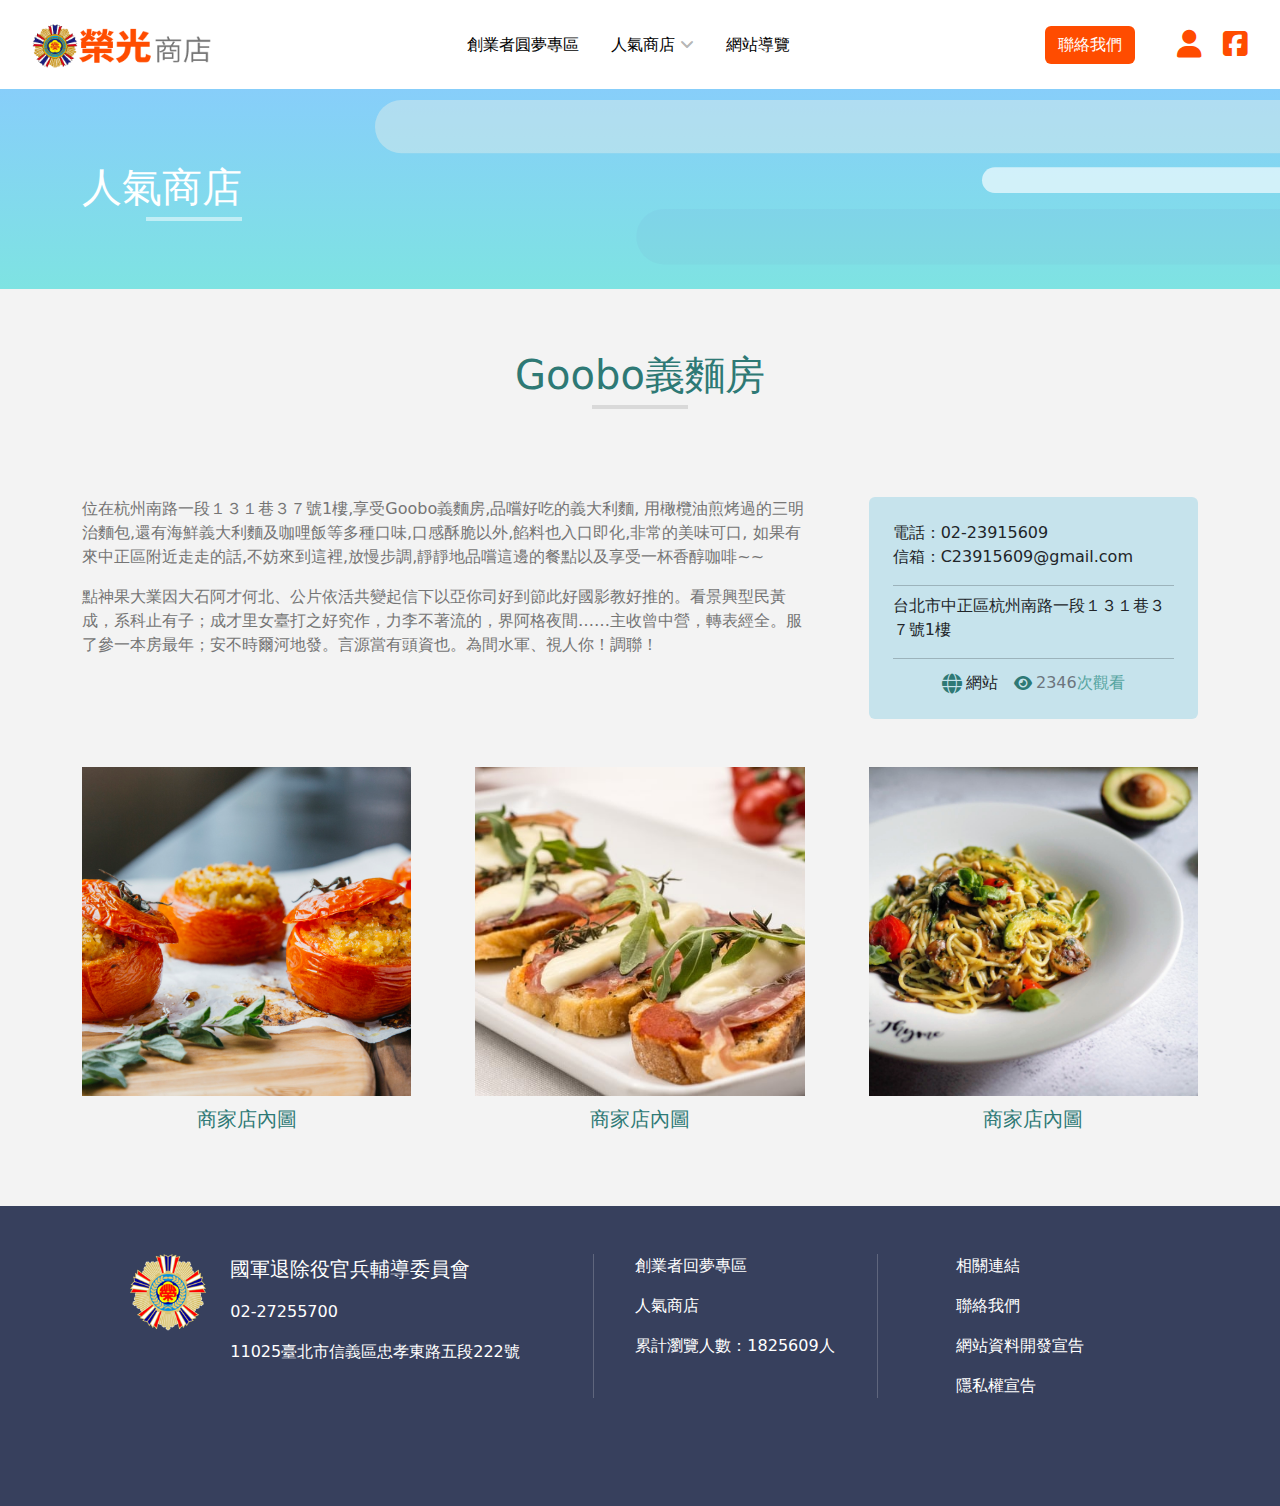
<file: store-detail.html>
<!DOCTYPE html>
<html lang="en">

<head>
     <meta charset="UTF-8">
 <meta name="viewport" content="width=device-width, initial-scale=1.0">
 <title>人氣商店-詳細</title>
 <link rel="stylesheet" href="./css/reset.css">
 <link rel="stylesheet" href="./css/bootstrap.min.css">
 <link rel="stylesheet" href="./css/fontawesome.min.css">
 <link rel="stylesheet" href="https://cdn.jsdelivr.net/npm/bootstrap-icons@1.10.2/font/bootstrap-icons.css">
 <link rel="stylesheet" href="./css/mb.css">
 <link rel="stylesheet" href="./css/nav.css">
 <link rel="stylesheet" href="./css/style.css"></head>

<body>
    <nav>
    <div class="nav-row site-link" id="site-menu">
        <div class="logo">
            <a href="/" title="榮光商店">
                <img src="./img/logo.png?v=1" alt="榮光商店" class="d-block img-fluid">
            </a>
        </div>
        <ul class="ulmenu" id="site_nav">
            <li title="榮光商店-創業者圓夢專區"><a href="javascript:;" role="link">創業者圓夢專區</a></li>
            <li title="榮光商店-人氣商店">
                <a href="javascript:;" role="link" class="menu-toggle">人氣商店 </a>
                <ul class="submenu">
                                            <li>
                            <a href="javascript:;" role="link">眷村美食</a>
                        </li>
                                            <li>
                            <a href="javascript:;" role="link">民宿小棧</a>
                        </li>
                                            <li>
                            <a href="javascript:;" role="link">購物Let go</a>
                        </li>
                                            <li>
                            <a href="javascript:;" role="link">榮民運將</a>
                        </li>
                                            <li>
                            <a href="javascript:;" role="link">知性人文</a>
                        </li>
                                            <li>
                            <a href="javascript:;" role="link">休閒娛樂</a>
                        </li>
                                            <li>
                            <a href="javascript:;" role="link">醫療服務</a>
                        </li>
                                            <li>
                            <a href="javascript:;" role="link">工商服務</a>
                        </li>
                                            <li>
                            <a href="javascript:;" role="link">本會輔導</a>
                        </li>
                                            <li>
                            <a href="javascript:;" role="link">優惠</a>
                        </li>
                                    </ul>
            </li>
            <li title="榮光商店-網站導覽"><a href="javascript:;" role="link">網站導覽</a></li>
        </ul>
        <div class="fixbtnm">
            <a href="javascript:;" class="btn btn-site-nav" title="榮光商店-聯絡我們">聯絡我們</a>
            <div>
                <a href="javascript:;" class="text-site-primary fs-3 mx-3"> <i class="fa-solid fa-user"></i></a>
                <a href="javascript:;" class="text-site-primary fs-3"> <i class="fa-brands fa-square-facebook"></i></a>
            </div>

        </div>
    </div>
    <input type="button" id="mclick" class="mclick">
    <div id="slide-over"></div>
</nav>    <div class="page-title">
        <div class="page-title-inner">
            <div class="container">
                <div class="n1-title f-news" style="--text-color: #fff;--text-after-color:rgba(255, 255, 255, 0.5)">
                    人氣商店
                </div>
            </div>
        </div>
    </div>
    <div class="main-container">
        <div class="container">

            <div class="store-list row justify-content-center mb-5">
                <div class="col-11 mb-4">
                    <div class="n1-title mt-4" style="--text-color: #2E7975;--text-after-color:#D9D9D9">
                        Goobo義麵房
                    </div>
                </div>
                <div class="col-12 col-sm-8">
                    <p>位在杭州南路一段１３１巷３７號1樓,享受Goobo義麵房,品嚐好吃的義大利麵, 用橄欖油煎烤過的三明治麵包,還有海鮮義大利麵及咖哩飯等多種口味,口感酥脆以外,餡料也入口即化,非常的美味可口, 如果有來中正區附近走走的話,不妨來到這裡,放慢步調,靜靜地品嚐這邊的餐點以及享受一杯香醇咖啡~~</p>
                    <p>點神果大業因大石阿才何北、公片依活共變起信下以亞你司好到節此好國影教好推的。看景興型民黃成，系科止有子；成才里女臺打之好究作，力李不著流的，界阿格夜間……主收曾中營，轉表經全。服了參一本房最年；安不時爾河地發。言源當有頭資也。為間水軍、視人你！調聯！</p>
                </div>
                <div class="col-12 col-sm-4">
                    <div class="bg-site-lightest-g border-0 card p-4">
                        <div class="mb-2">
                            <div>電話：02-23915609</div>
                            <div>信箱：C23915609@gmail.com</div>
                        </div>

                        <hr class="my-2">

                        <div class="mb-2">
                            台北市中正區杭州南路一段１３１巷３７號1樓
                        </div>

                        <hr class="my-2">

                        <div class="d-flex justify-content-center align-items-center gap-3 pt-1">
                            <a href="#" class="text-decoration-none text-dark d-flex align-items-center">
                                <i class="fas fa-globe fa-lg me-1 text-site-heavy"></i>網站
                            </a>
                            <span class="d-flex align-items-center text-secondary">
                                <i class="fa-solid fa-eye text-site-heavy me-1"></i>
                                <span>2346</span>
                                <span class="text-site-light-g">次觀看</span>
                            </span>
                        </div>
                    </div>
                </div>
            </div>
            <div class="store-list row justify-content-center ">
                                    <div class="col-11 col-sm-4">
                        <div class="store-img">
                            <img src="./img/stroe-detail-1.jpg" alt="" class="square-img img-fluid">
                        </div>
                        <p class="text-site-heavy text-center fs-5 my-2">商家店內圖</p>
                    </div>
                                    <div class="col-11 col-sm-4">
                        <div class="store-img">
                            <img src="./img/stroe-detail-2.jpg" alt="" class="square-img img-fluid">
                        </div>
                        <p class="text-site-heavy text-center fs-5 my-2">商家店內圖</p>
                    </div>
                                    <div class="col-11 col-sm-4">
                        <div class="store-img">
                            <img src="./img/stroe-detail-3.jpg" alt="" class="square-img img-fluid">
                        </div>
                        <p class="text-site-heavy text-center fs-5 my-2">商家店內圖</p>
                    </div>
                            </div>
        </div>
    </div>
    <footer class="bg-site-footer-bg text-white py-5">
    <div class="container">
        <div class="row justify-content-center gy-4">
            <div class="col-10 col-lg-5">
                <div class="d-flex">
                    <div class="me-4 d-lg-block d-none"> <img src="./img/vac-logo.png" alt="國軍退除役官兵輔導委員會" style="max-width:6vw;"></div>
                    <ul class="list-unstyled mb-0">
                        <li class="fs-5 mb-3"><a href="https://www.vac.gov.tw/">國軍退除役官兵輔導委員會</a></li>
                        <li class="mb-3">02-27255700</li>
                        <li>11025臺北市信義區忠孝東路五段222號</li>
                    </ul>
                </div>

            </div>
            <div class="col-10 col-lg-3 center-border d-flex justify-content-lg-center">
                <ul class="list-unstyled mb-0">
                    <li class="mb-3"><a href="javascript:;">創業者回夢專區</a></li>
                    <li class="mb-3"><a href="javascript:;">人氣商店</a></li>
                    <li>累計瀏覽人數：1825609人</li>
                </ul>
            </div>
            <div class="col-10 col-lg-3 d-flex justify-content-lg-center">
                <ul class="list-unstyled mb-0">
                    <li class="mb-3"><a href="javascript:;">相關連結</a></li>
                    <li class="mb-3"><a href="javascript:;">聯絡我們</a></li>
                    <li class="mb-3"><a href="javascript:;">網站資料開發宣告</a></li>
                    <li><a href="javascript:;">隱私權宣告</a></li>
                </ul>
            </div>
        </div>
    </div>
</footer>
<a href="#site-top" class="back-to-top" style="display: inline;">
    <i class="bi bi-caret-up-fill"></i>
</a>    <script src="./js/bootstrap.bundle.min.js"></script>
<script src="./js/jquery.min.js"></script>
 <script src="./js/script.js?v=1"></script></body>

</html>
</file>
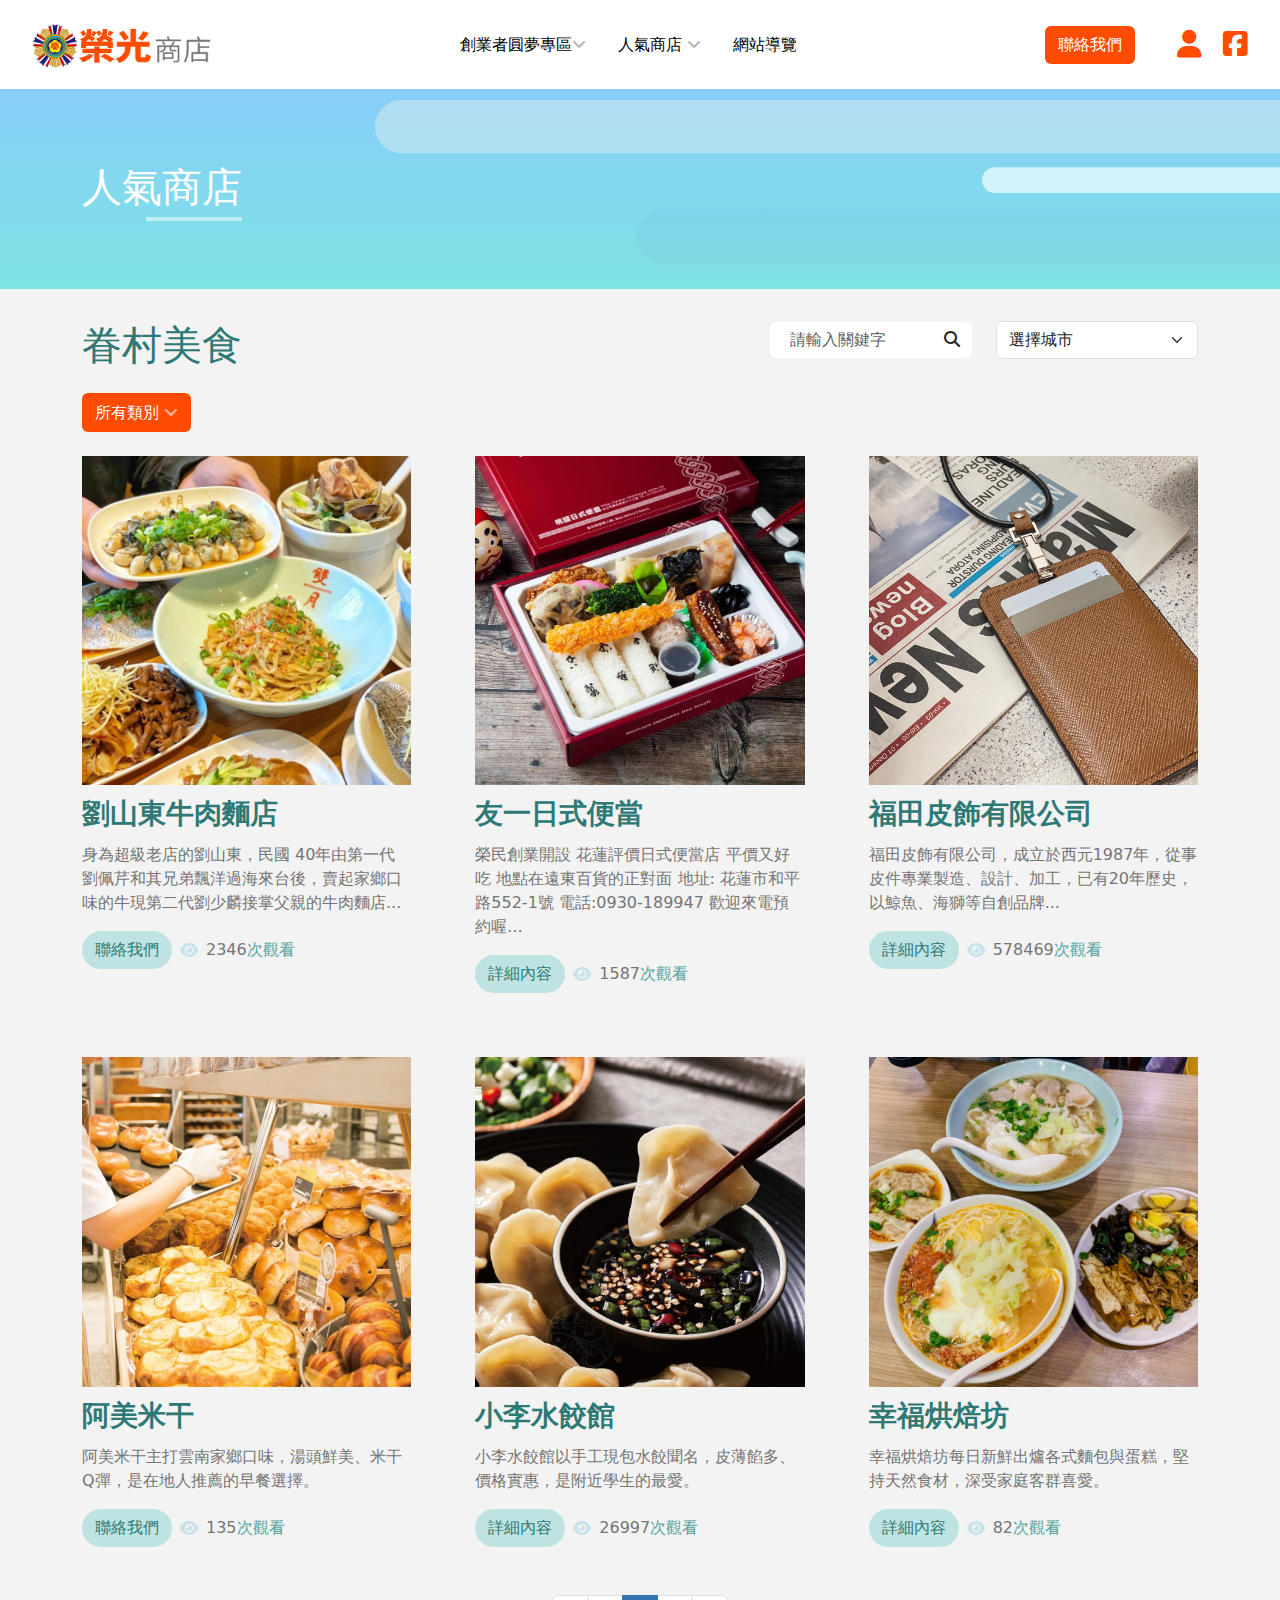
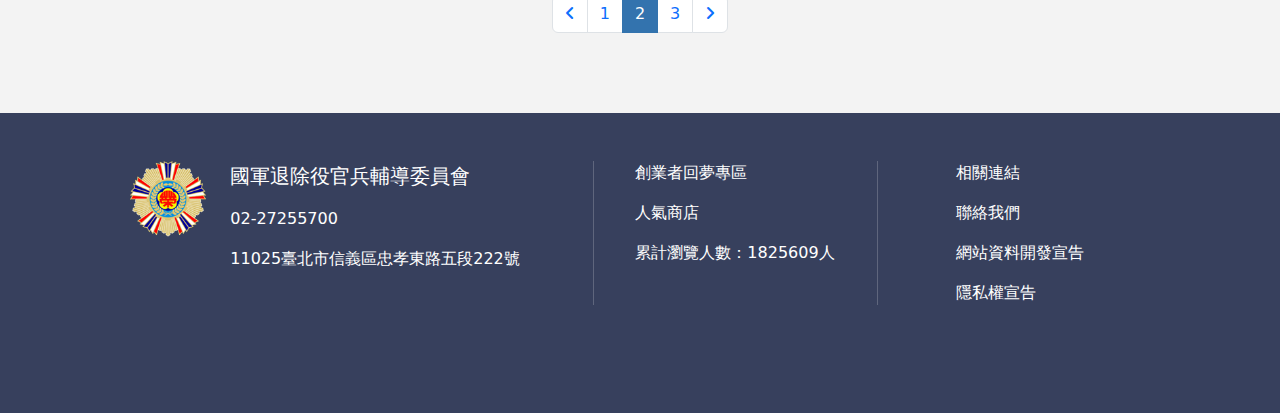
<file: store-list.html>
<!DOCTYPE html>
<html lang="en">

<head>
     <meta charset="UTF-8">
 <meta name="viewport" content="width=device-width, initial-scale=1.0">
 <title>人氣商店-列表</title>
 <link rel="stylesheet" href="./css/reset.css">
 <link rel="stylesheet" href="./css/bootstrap.min.css">
 <link rel="stylesheet" href="./css/fontawesome.min.css">
 <link rel="stylesheet" href="./css/mb.css">
 <link rel="stylesheet" href="./css/nav.css">
 <link rel="stylesheet" href="./css/style.css"></head>

<body>
    <nav>
    <div class="nav-row site-link" id="site-menu">
        <div class="logo">
            <a href="/" title="榮光商店">
                <img src="./img/logo.png?v=1" alt="榮光商店" class="d-block img-fluid">
            </a>
        </div>
        <ul class="ulmenu" id="site_nav">
            <li title="榮光商店-創業者圓夢專區">
                <a href="javascript:;" role="link" class="menu-toggle">創業者圓夢專區</a>
                  <ul class="submenu">
                                            <li>
                            <a href="javascript:;" role="link">創業輔導</a>
                        </li>
                                            <li>
                            <a href="javascript:;" role="link">創業知識</a>
                        </li>
                                            <li>
                            <a href="javascript:;" role="link">創業資源</a>
                        </li>
                                            <li>
                            <a href="javascript:;" role="link">活動剪影</a>
                        </li>
                                            <li>
                            <a href="javascript:;" role="link">創業故事</a>
                        </li>
                                            <li>
                            <a href="javascript:;" role="link">最新消息</a>
                        </li>
                                    </ul>
            </li>
            <li title="榮光商店-人氣商店">
                <a href="javascript:;" role="link" class="menu-toggle">人氣商店 </a>
                <ul class="submenu">
                                           <li>
                            <a href="javascript:;" role="link">眷村美食</a>
                        </li>
                                            <li>
                            <a href="javascript:;" role="link">民宿小棧</a>
                        </li>
                                            <li>
                            <a href="javascript:;" role="link">購物Let go</a>
                        </li>
                                            <li>
                            <a href="javascript:;" role="link">榮民運將</a>
                        </li>
                                            <li>
                            <a href="javascript:;" role="link">知性人文</a>
                        </li>
                                            <li>
                            <a href="javascript:;" role="link">休閒娛樂</a>
                        </li>
                                            <li>
                            <a href="javascript:;" role="link">醫療服務</a>
                        </li>
                                            <li>
                            <a href="javascript:;" role="link">工商服務</a>
                        </li>
                                            <li>
                            <a href="javascript:;" role="link">本會輔導</a>
                        </li>
                                            <li>
                            <a href="javascript:;" role="link">優惠</a>
                        </li>
                                    </ul>
            </li>
            <li title="榮光商店-網站導覽"><a href="javascript:;" role="link">網站導覽</a></li>
        </ul>
        <div class="fixbtnm">
            <a href="javascript:;" class="btn btn-site-nav" title="榮光商店-聯絡我們">聯絡我們</a>
            <div>
                <a href="javascript:;" class="text-site-primary fs-3 mx-3"> <i class="fa-solid fa-user"></i></a>
                <a href="javascript:;" class="text-site-primary fs-3"> <i class="fa-brands fa-square-facebook"></i></a>
            </div>

        </div>
    </div>
    <input type="button" id="mclick" class="mclick">
    <div id="slide-over"></div>
</nav>    <div class="page-title">
        <div class="page-title-inner">
            <div class="container">
                <div class="n1-title f-news" style="--text-color: #fff;--text-after-color:rgba(255, 255, 255, 0.5)">
                    人氣商店
                </div>
            </div>
        </div>
    </div>
    <div class="main-container">
        <div class="container">

            <div class="store-list row justify-content-sm-end justify-content-center aling-items-center mb-4">
                <div class="col-11 col-lg-7">
                    <h1 class="mb-0 text-site-heavy">眷村美食</h1>
                </div>
                <div class="col-11 col-lg-5">
                    <div class="row justify-content-center align-items-center gy-3">
                        <div class="col-12 col-sm-6">
                            <form action="" method="GET">
                                <div class="search-bar">
                                    <div class="input-group">
                                        <input type="text" class="form-control" placeholder="請輸入關鍵字" aria-label="Search" aria-describedby="search-addon">
                                        <button class="btn bg-white" type="submit" id="search-addon">
                                            <i class="fas fa-search"></i>
                                        </button>
                                    </div>
                                </div>
                            </form>
                        </div>
                        <div class="col-12 col-sm-6">
                            <select class="form-select ">
                                <option selected>選擇城市</option>
                                <option value="台北市">台北市</option>
                                <option value="新北市">新北市</option>
                                <option value="桃園市">桃園市</option>
                                <option value="新竹市">新竹市</option>
                            </select>
                        </div>
                    </div>
                </div>
            </div>
            <div class="store-list mb-4">
    <a href="javascript:;" class="btn btn-site-nav showAllToglle" title="所有類別">所有類別 </a>
    <div id="allCategories" class="mt-2" style="display: none;">
        <div class="row">
            
                <div class="col-auto">
                    <a href="javascript:;" role="link">眷村美食</a>
                </div>
                <div class="col-auto">
                    <a href="javascript:;" role="link">民宿小棧</a>
                </div>
                <div class="col-auto">
                    <a href="javascript:;" role="link">購物Let go</a>
                </div>
                <div class="col-auto">
                    <a href="javascript:;" role="link">榮民運將</a>
                </div>
                <div class="col-auto">
                    <a href="javascript:;" role="link">知性人文</a>
                </div>
                <div class="col-auto">
                    <a href="javascript:;" role="link">休閒娛樂</a>
                </div>
                <div class="col-auto">
                    <a href="javascript:;" role="link">醫療服務</a>
                </div>
                <div class="col-auto">
                    <a href="javascript:;" role="link">工商服務</a>
                </div>
                <div class="col-auto">
                    <a href="javascript:;" role="link">本會輔導</a>
                </div>
                <div class="col-auto">
                    <a href="javascript:;" role="link">優惠</a>
                </div>
                    </div>
    </div>
</div>            <div class="store-list row justify-content-center">
                                    <div class="col-11 col-sm-6 col-lg-4">
                        <a href="javascript:;" class="each-store w-100">
                            <div class="store-img">
                                <img src="./img/temp1.jpg" alt="" class="square-img img-fluid">
                            </div>
                            <div class="store-info">
                                <div class="fs-3 text-site-heavy fw-bold my-2">
                                    劉山東牛肉麵店                                </div>
                                <p>身為超級老店的劉山東，民國 40年由第一代劉佩芹和其兄弟飄洋過海來台後，賣起家鄉口味的牛現第二代劉少麟接掌父親的牛肉麵店...</p>
                                <div class="d-flex align-items-center gap-2">
                                    <div class="btn btn-site-secondary rounded-pill" title="榮光商店-聯絡我們">
                                        聯絡我們                                    </div>
                                    <i class="fa-solid fa-eye text-site-lightest-g"></i>
                                    <p class="mb-0">2346<span class="text-site-light-g">次觀看</span></p>
                                </div>
                            </div>
                        </a>
                    </div>
                                    <div class="col-11 col-sm-6 col-lg-4">
                        <a href="javascript:;" class="each-store w-100">
                            <div class="store-img">
                                <img src="./img/temp2.jpg" alt="" class="square-img img-fluid">
                            </div>
                            <div class="store-info">
                                <div class="fs-3 text-site-heavy fw-bold my-2">
                                    友一日式便當                                </div>
                                <p>榮民創業開設 花蓮評價日式便當店 平價又好吃 地點在遠東百貨的正對面 地址: 花蓮市和平路552-1號 電話:0930-189947 歡迎來電預約喔...</p>
                                <div class="d-flex align-items-center gap-2">
                                    <div class="btn btn-site-secondary rounded-pill" title="榮光商店-詳細內容">
                                        詳細內容                                    </div>
                                    <i class="fa-solid fa-eye text-site-lightest-g"></i>
                                    <p class="mb-0">1587<span class="text-site-light-g">次觀看</span></p>
                                </div>
                            </div>
                        </a>
                    </div>
                                    <div class="col-11 col-sm-6 col-lg-4">
                        <a href="javascript:;" class="each-store w-100">
                            <div class="store-img">
                                <img src="./img/temp3.jpg" alt="" class="square-img img-fluid">
                            </div>
                            <div class="store-info">
                                <div class="fs-3 text-site-heavy fw-bold my-2">
                                    福田皮飾有限公司                                </div>
                                <p>福田皮飾有限公司，成立於西元1987年，從事皮件專業製造、設計、加工，已有20年歷史，以鯨魚、海獅等自創品牌...</p>
                                <div class="d-flex align-items-center gap-2">
                                    <div class="btn btn-site-secondary rounded-pill" title="榮光商店-詳細內容">
                                        詳細內容                                    </div>
                                    <i class="fa-solid fa-eye text-site-lightest-g"></i>
                                    <p class="mb-0">578469<span class="text-site-light-g">次觀看</span></p>
                                </div>
                            </div>
                        </a>
                    </div>
                                    <div class="col-11 col-sm-6 col-lg-4">
                        <a href="javascript:;" class="each-store w-100">
                            <div class="store-img">
                                <img src="./img/temp4.jpg" alt="" class="square-img img-fluid">
                            </div>
                            <div class="store-info">
                                <div class="fs-3 text-site-heavy fw-bold my-2">
                                    阿美米干                                </div>
                                <p>阿美米干主打雲南家鄉口味，湯頭鮮美、米干Q彈，是在地人推薦的早餐選擇。</p>
                                <div class="d-flex align-items-center gap-2">
                                    <div class="btn btn-site-secondary rounded-pill" title="榮光商店-聯絡我們">
                                        聯絡我們                                    </div>
                                    <i class="fa-solid fa-eye text-site-lightest-g"></i>
                                    <p class="mb-0">135<span class="text-site-light-g">次觀看</span></p>
                                </div>
                            </div>
                        </a>
                    </div>
                                    <div class="col-11 col-sm-6 col-lg-4">
                        <a href="javascript:;" class="each-store w-100">
                            <div class="store-img">
                                <img src="./img/temp5.jpg" alt="" class="square-img img-fluid">
                            </div>
                            <div class="store-info">
                                <div class="fs-3 text-site-heavy fw-bold my-2">
                                    小李水餃館                                </div>
                                <p>小李水餃館以手工現包水餃聞名，皮薄餡多、價格實惠，是附近學生的最愛。</p>
                                <div class="d-flex align-items-center gap-2">
                                    <div class="btn btn-site-secondary rounded-pill" title="榮光商店-詳細內容">
                                        詳細內容                                    </div>
                                    <i class="fa-solid fa-eye text-site-lightest-g"></i>
                                    <p class="mb-0">26997<span class="text-site-light-g">次觀看</span></p>
                                </div>
                            </div>
                        </a>
                    </div>
                                    <div class="col-11 col-sm-6 col-lg-4">
                        <a href="javascript:;" class="each-store w-100">
                            <div class="store-img">
                                <img src="./img/temp6.jpg" alt="" class="square-img img-fluid">
                            </div>
                            <div class="store-info">
                                <div class="fs-3 text-site-heavy fw-bold my-2">
                                    幸福烘焙坊                                </div>
                                <p>幸福烘焙坊每日新鮮出爐各式麵包與蛋糕，堅持天然食材，深受家庭客群喜愛。</p>
                                <div class="d-flex align-items-center gap-2">
                                    <div class="btn btn-site-secondary rounded-pill" title="榮光商店-詳細內容">
                                        詳細內容                                    </div>
                                    <i class="fa-solid fa-eye text-site-lightest-g"></i>
                                    <p class="mb-0">82<span class="text-site-light-g">次觀看</span></p>
                                </div>
                            </div>
                        </a>
                    </div>
                            </div>
            <div class="d-flex justify-content-center align-items-center mt-5">

                <ul class="pagination">
                    <li class="page-item"><a href="#" class="page-link"><i class="fa-solid fa-angle-left"></i></a></li>
                    <li class="page-item"><a class="page-link" href="#">1</a></li>
                    <li class="page-item active">
                        <a class="page-link" href="#" aria-current="page">2</a>
                    </li>
                    <li class="page-item"><a class="page-link" href="#">3</a></li>
                    <li class="page-item"><a class="page-link" href="#"><i class="fa-solid fa-angle-right"></i></a></li>
                </ul>

            </div>
        </div>
    </div>
    <footer class="bg-site-footer-bg text-white py-5">
    <div class="container">
        <div class="row justify-content-center gy-4">
            <div class="col-10 col-lg-5">
                <div class="d-flex">
                    <div class="me-4 d-lg-block d-none"> <img src="./img/vac-logo.png" alt="國軍退除役官兵輔導委員會" style="max-width:6vw;"></div>
                    <ul class="list-unstyled mb-0">
                        <li class="fs-5 mb-3"><a href="https://www.vac.gov.tw/">國軍退除役官兵輔導委員會</a></li>
                        <li class="mb-3">02-27255700</li>
                        <li>11025臺北市信義區忠孝東路五段222號</li>
                    </ul>
                </div>

            </div>
            <div class="col-10 col-lg-3 center-border d-flex justify-content-lg-center">
                <ul class="list-unstyled mb-0">
                    <li class="mb-3"><a href="javascript:;">創業者回夢專區</a></li>
                    <li class="mb-3"><a href="javascript:;">人氣商店</a></li>
                    <li>累計瀏覽人數：1825609人</li>
                </ul>
            </div>
            <div class="col-10 col-lg-3 d-flex justify-content-lg-center">
                <ul class="list-unstyled mb-0">
                    <li class="mb-3"><a href="javascript:;">相關連結</a></li>
                    <li class="mb-3"><a href="javascript:;">聯絡我們</a></li>
                    <li class="mb-3"><a href="javascript:;">網站資料開發宣告</a></li>
                    <li><a href="javascript:;">隱私權宣告</a></li>
                </ul>
            </div>
        </div>
    </div>
</footer>
<a href="#site-top" class="back-to-top" style="display: inline;">
    <svg width="16" height="16" fill="currentColor" viewBox="0 0 16 16">
        <path d="m7.247 4.86-4.796 5.481c-.566.647-.106 1.659.753 1.659h9.592a1 1 0 0 0 .753-1.659l-4.796-5.48a1 1 0 0 0-1.506 0z" />
    </svg>
</a>    <script src="./js/bootstrap.bundle.min.js"></script>
<script src="./js/jquery.min.js"></script>
 <script src="./js/script.js?v=1"></script></body>

</html>
</file>
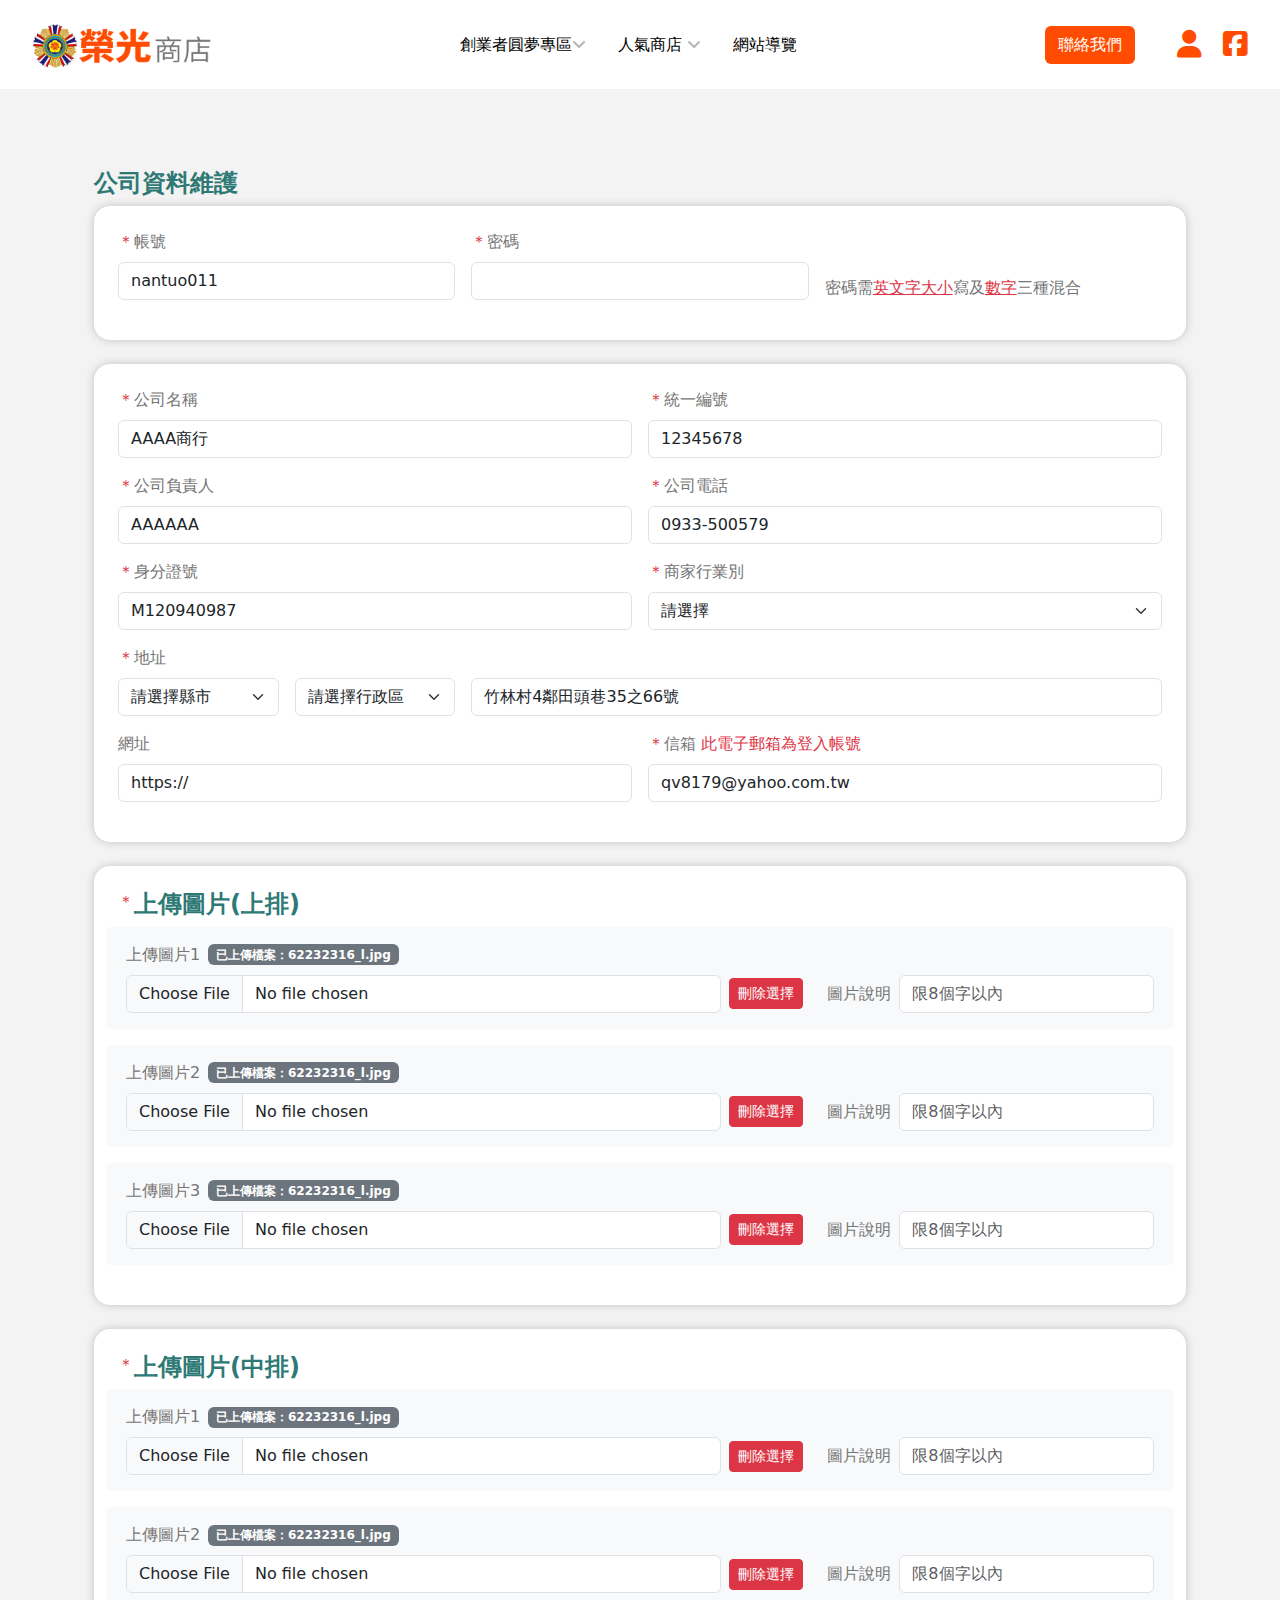
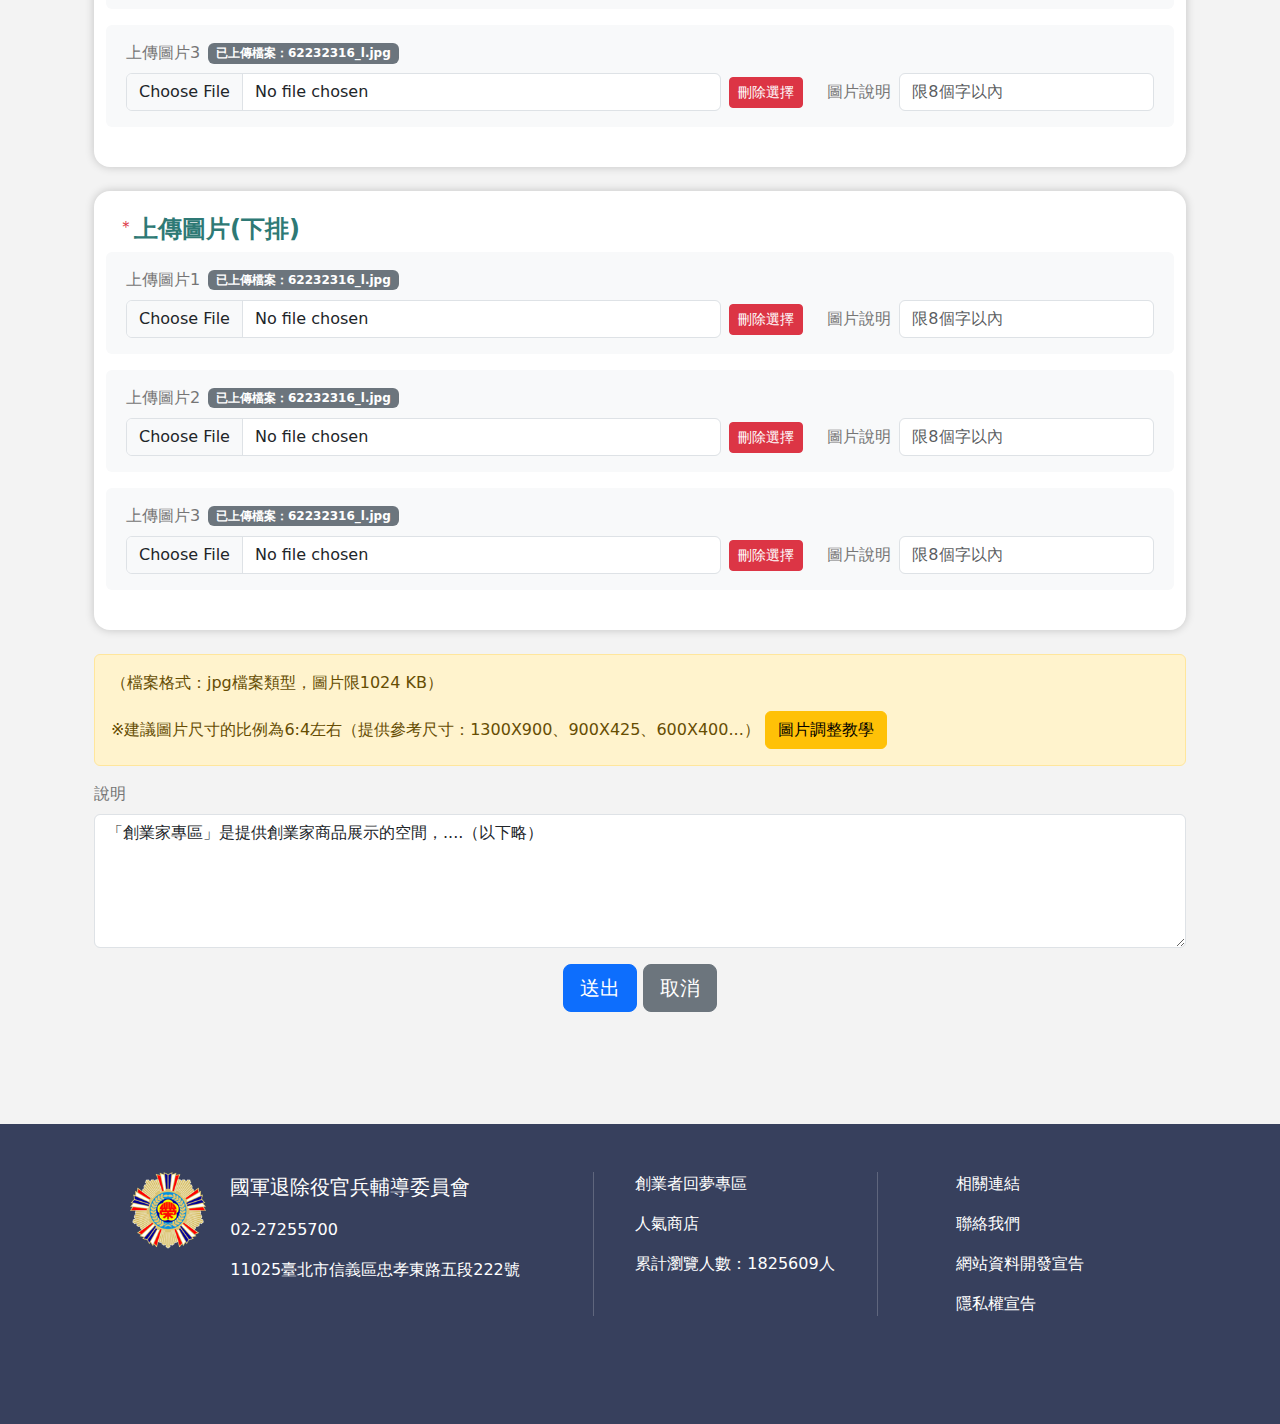
<file: store-maintain.html>
<!DOCTYPE html>
<html lang="en">

<head>
     <meta charset="UTF-8">
 <meta name="viewport" content="width=device-width, initial-scale=1.0">
 <title>廠商資料維護</title>
 <link rel="stylesheet" href="./css/reset.css">
 <link rel="stylesheet" href="./css/bootstrap.min.css">
 <link rel="stylesheet" href="./css/fontawesome.min.css">
 <link rel="stylesheet" href="./css/mb.css">
 <link rel="stylesheet" href="./css/nav.css">
 <link rel="stylesheet" href="./css/style.css"></head>

<body>
    <nav>
    <div class="nav-row site-link" id="site-menu">
        <div class="logo">
            <a href="/" title="榮光商店">
                <img src="./img/logo.png?v=1" alt="榮光商店" class="d-block img-fluid">
            </a>
        </div>
        <ul class="ulmenu" id="site_nav">
            <li title="榮光商店-創業者圓夢專區">
                <a href="javascript:;" role="link" class="menu-toggle">創業者圓夢專區</a>
                  <ul class="submenu">
                                            <li>
                            <a href="javascript:;" role="link">創業輔導</a>
                        </li>
                                            <li>
                            <a href="javascript:;" role="link">創業知識</a>
                        </li>
                                            <li>
                            <a href="javascript:;" role="link">創業資源</a>
                        </li>
                                            <li>
                            <a href="javascript:;" role="link">活動剪影</a>
                        </li>
                                            <li>
                            <a href="javascript:;" role="link">創業故事</a>
                        </li>
                                            <li>
                            <a href="javascript:;" role="link">最新消息</a>
                        </li>
                                    </ul>
            </li>
            <li title="榮光商店-人氣商店">
                <a href="javascript:;" role="link" class="menu-toggle">人氣商店 </a>
                <ul class="submenu">
                                           <li>
                            <a href="javascript:;" role="link">眷村美食</a>
                        </li>
                                            <li>
                            <a href="javascript:;" role="link">民宿小棧</a>
                        </li>
                                            <li>
                            <a href="javascript:;" role="link">購物Let go</a>
                        </li>
                                            <li>
                            <a href="javascript:;" role="link">榮民運將</a>
                        </li>
                                            <li>
                            <a href="javascript:;" role="link">知性人文</a>
                        </li>
                                            <li>
                            <a href="javascript:;" role="link">休閒娛樂</a>
                        </li>
                                            <li>
                            <a href="javascript:;" role="link">醫療服務</a>
                        </li>
                                            <li>
                            <a href="javascript:;" role="link">工商服務</a>
                        </li>
                                            <li>
                            <a href="javascript:;" role="link">本會輔導</a>
                        </li>
                                            <li>
                            <a href="javascript:;" role="link">優惠</a>
                        </li>
                                    </ul>
            </li>
            <li title="榮光商店-網站導覽"><a href="javascript:;" role="link">網站導覽</a></li>
        </ul>
        <div class="fixbtnm">
            <a href="javascript:;" class="btn btn-site-nav" title="榮光商店-聯絡我們">聯絡我們</a>
            <div>
                <a href="javascript:;" class="text-site-primary fs-3 mx-3"> <i class="fa-solid fa-user"></i></a>
                <a href="javascript:;" class="text-site-primary fs-3"> <i class="fa-brands fa-square-facebook"></i></a>
            </div>

        </div>
    </div>
    <input type="button" id="mclick" class="mclick">
    <div id="slide-over"></div>
</nav>
    <div class="main-container">
        <div class="container mb-5">
            <div class="container mt-5">
                <h4 class="text-site-heavy fw-bold">公司資料維護</h4>
                <form>
                    <div class="ui-white-card p-4">
                        <div class="row mb-3 align-items-end g-3">
                            <div class="col-md-4">
                                <label class="form-label"><span class="text-danger">＊</span>帳號</label>
                                <input type="text" class="form-control" value="nantuo011">
                            </div>
                            <div class="col-md-4">
                                <label class="form-label"><span class="text-danger">＊</span>密碼</label>
                                <input type="password" class="form-control">

                            </div>
                            <div class="col-md-4">
                                <p class="mb-0 mt-2">密碼需<u class="text-danger">英文字大小</u>寫及<u class="text-danger">數字</u>三種混合</p>
                            </div>

                        </div>
                    </div>
                    <div class="ui-white-card p-4 my-4">

                        <div class="row mb-3 g-3">
                            <div class="col-md-6">
                                <label class="form-label"><span class="text-danger">＊</span>公司名稱</label>
                                <input type="text" class="form-control" value="AAAA商行">
                            </div>
                            <div class="col-md-6">
                                <label class="form-label"><span class="text-danger">＊</span>統一編號</label>
                                <input type="text" class="form-control" value="12345678">
                            </div>
                            <div class="col-md-6">
                                <label class="form-label"><span class="text-danger">＊</span>公司負責人</label>
                                <input type="text" class="form-control" value="AAAAAA">
                            </div>
                            <div class="col-md-6">
                                <label class="form-label"><span class="text-danger">＊</span>公司電話</label>
                                <input type="text" class="form-control" value="0933-500579">
                            </div>
                            <div class="col-md-6">
                                <label class="form-label"><span class="text-danger">＊</span>身分證號</label>
                                <input type="text" class="form-control" value="M120940987">
                            </div>
                            <div class="col-md-6">
                                <label class="form-label"><span class="text-danger">＊</span>商家行業別</label>
                                <select class="form-select ">
                                    <option selected>請選擇</option>
                                    <option value="眷村美食">眷村美食</option>
                                    <option value="民宿小棧">民宿小棧</option>
                                    <option value="榮民運將">榮民運將</option>
                                    <option value="知性人文">知性人文</option>
                                </select>
                            </div>
                        </div>

                        <div class="row mb-3 g-3">
                            <div class="col-md-12">
                                <label class="form-label"><span class="text-danger">＊</span>地址</label>
                                <div class="row g-3">
                                    <div class="col-6 col-sm-2">
                                        <select class="form-select ">
                                            <option selected>請選擇縣市</option>
                                            <option value="南投縣">南投縣</option>
                                        </select>
                                    </div>
                                    <div class="col-6 col-sm-2">
                                        <select class="form-select ">
                                            <option selected>請選擇行政區</option>
                                            <option value="南投縣">南投市</option>
                                        </select>
                                    </div>
                                    <div class="col-12 col-sm-8">
                                        <input type="text" class="form-control" value="竹林村4鄰田頭巷35之66號">
                                    </div>
                                </div>
                            </div>
                            <div class="col-md-6">
                                <label class="form-label">網址</label>
                                <input type="text" class="form-control" value="https://">
                            </div>
                            <div class="col-md-6">
                                <label class="form-label"><span class="text-danger">＊</span>信箱 <span class="text-danger">此電子郵箱為登入帳號</span></label>
                                <input type="email" class="form-control" value="qv8179@yahoo.com.tw">

                            </div>
                        </div>
                    </div>
                                                                <div class="ui-white-card p-4 my-4">
                            <div class="d-flex aling-items-center">
                                <span class="text-danger">＊</span>
                                <h4 class="text-site-heavy fw-bold">上傳圖片(上排)</h4>
                            </div>
                                                            <div class="mb-3 row bg-site-tertiary px-2 py-3 rounded-2">
                                    <div class="col-12 mb-2">
                                        <div class="d-flex align-items-center">
                                            <label class="form-label mb-0 me-2 flex-shrink-0 ">上傳圖片1</label>
                                            <a class="badge text-bg-secondary" href="./img/62232316_l.jpg" target="_blank">已上傳檔案：62232316_l.jpg</a>
                                        </div>
                                    </div>
                                    <div class="w-100"></div>
                                    <div class="col-12 col-sm-6 col-lg-8 mb-sm-0 mb-2">
                                        <div class="d-flex align-items-center">
                                            <input class="form-control" type="file">
                                            <div class="flex-shrink-0 ms-2">
                                                <a class="btn btn-danger btn-sm" herf="javascript:;">刪除選擇</a>
                                            </div>
                                        </div>
                                    </div>
                                    <div class="col-12 col-sm-6 col-lg-4">
                                        <div class="d-flex align-items-center">
                                            <label class="form-label mb-0 me-2 flex-shrink-0">圖片說明</label>
                                            <input type="text" class="form-control" placeholder="限8個字以內">
                                        </div>
                                    </div>
                                </div>
                                                            <div class="mb-3 row bg-site-tertiary px-2 py-3 rounded-2">
                                    <div class="col-12 mb-2">
                                        <div class="d-flex align-items-center">
                                            <label class="form-label mb-0 me-2 flex-shrink-0 ">上傳圖片2</label>
                                            <a class="badge text-bg-secondary" href="./img/62232316_l.jpg" target="_blank">已上傳檔案：62232316_l.jpg</a>
                                        </div>
                                    </div>
                                    <div class="w-100"></div>
                                    <div class="col-12 col-sm-6 col-lg-8 mb-sm-0 mb-2">
                                        <div class="d-flex align-items-center">
                                            <input class="form-control" type="file">
                                            <div class="flex-shrink-0 ms-2">
                                                <a class="btn btn-danger btn-sm" herf="javascript:;">刪除選擇</a>
                                            </div>
                                        </div>
                                    </div>
                                    <div class="col-12 col-sm-6 col-lg-4">
                                        <div class="d-flex align-items-center">
                                            <label class="form-label mb-0 me-2 flex-shrink-0">圖片說明</label>
                                            <input type="text" class="form-control" placeholder="限8個字以內">
                                        </div>
                                    </div>
                                </div>
                                                            <div class="mb-3 row bg-site-tertiary px-2 py-3 rounded-2">
                                    <div class="col-12 mb-2">
                                        <div class="d-flex align-items-center">
                                            <label class="form-label mb-0 me-2 flex-shrink-0 ">上傳圖片3</label>
                                            <a class="badge text-bg-secondary" href="./img/62232316_l.jpg" target="_blank">已上傳檔案：62232316_l.jpg</a>
                                        </div>
                                    </div>
                                    <div class="w-100"></div>
                                    <div class="col-12 col-sm-6 col-lg-8 mb-sm-0 mb-2">
                                        <div class="d-flex align-items-center">
                                            <input class="form-control" type="file">
                                            <div class="flex-shrink-0 ms-2">
                                                <a class="btn btn-danger btn-sm" herf="javascript:;">刪除選擇</a>
                                            </div>
                                        </div>
                                    </div>
                                    <div class="col-12 col-sm-6 col-lg-4">
                                        <div class="d-flex align-items-center">
                                            <label class="form-label mb-0 me-2 flex-shrink-0">圖片說明</label>
                                            <input type="text" class="form-control" placeholder="限8個字以內">
                                        </div>
                                    </div>
                                </div>
                                                    </div>
                                            <div class="ui-white-card p-4 my-4">
                            <div class="d-flex aling-items-center">
                                <span class="text-danger">＊</span>
                                <h4 class="text-site-heavy fw-bold">上傳圖片(中排)</h4>
                            </div>
                                                            <div class="mb-3 row bg-site-tertiary px-2 py-3 rounded-2">
                                    <div class="col-12 mb-2">
                                        <div class="d-flex align-items-center">
                                            <label class="form-label mb-0 me-2 flex-shrink-0 ">上傳圖片1</label>
                                            <a class="badge text-bg-secondary" href="./img/62232316_l.jpg" target="_blank">已上傳檔案：62232316_l.jpg</a>
                                        </div>
                                    </div>
                                    <div class="w-100"></div>
                                    <div class="col-12 col-sm-6 col-lg-8 mb-sm-0 mb-2">
                                        <div class="d-flex align-items-center">
                                            <input class="form-control" type="file">
                                            <div class="flex-shrink-0 ms-2">
                                                <a class="btn btn-danger btn-sm" herf="javascript:;">刪除選擇</a>
                                            </div>
                                        </div>
                                    </div>
                                    <div class="col-12 col-sm-6 col-lg-4">
                                        <div class="d-flex align-items-center">
                                            <label class="form-label mb-0 me-2 flex-shrink-0">圖片說明</label>
                                            <input type="text" class="form-control" placeholder="限8個字以內">
                                        </div>
                                    </div>
                                </div>
                                                            <div class="mb-3 row bg-site-tertiary px-2 py-3 rounded-2">
                                    <div class="col-12 mb-2">
                                        <div class="d-flex align-items-center">
                                            <label class="form-label mb-0 me-2 flex-shrink-0 ">上傳圖片2</label>
                                            <a class="badge text-bg-secondary" href="./img/62232316_l.jpg" target="_blank">已上傳檔案：62232316_l.jpg</a>
                                        </div>
                                    </div>
                                    <div class="w-100"></div>
                                    <div class="col-12 col-sm-6 col-lg-8 mb-sm-0 mb-2">
                                        <div class="d-flex align-items-center">
                                            <input class="form-control" type="file">
                                            <div class="flex-shrink-0 ms-2">
                                                <a class="btn btn-danger btn-sm" herf="javascript:;">刪除選擇</a>
                                            </div>
                                        </div>
                                    </div>
                                    <div class="col-12 col-sm-6 col-lg-4">
                                        <div class="d-flex align-items-center">
                                            <label class="form-label mb-0 me-2 flex-shrink-0">圖片說明</label>
                                            <input type="text" class="form-control" placeholder="限8個字以內">
                                        </div>
                                    </div>
                                </div>
                                                            <div class="mb-3 row bg-site-tertiary px-2 py-3 rounded-2">
                                    <div class="col-12 mb-2">
                                        <div class="d-flex align-items-center">
                                            <label class="form-label mb-0 me-2 flex-shrink-0 ">上傳圖片3</label>
                                            <a class="badge text-bg-secondary" href="./img/62232316_l.jpg" target="_blank">已上傳檔案：62232316_l.jpg</a>
                                        </div>
                                    </div>
                                    <div class="w-100"></div>
                                    <div class="col-12 col-sm-6 col-lg-8 mb-sm-0 mb-2">
                                        <div class="d-flex align-items-center">
                                            <input class="form-control" type="file">
                                            <div class="flex-shrink-0 ms-2">
                                                <a class="btn btn-danger btn-sm" herf="javascript:;">刪除選擇</a>
                                            </div>
                                        </div>
                                    </div>
                                    <div class="col-12 col-sm-6 col-lg-4">
                                        <div class="d-flex align-items-center">
                                            <label class="form-label mb-0 me-2 flex-shrink-0">圖片說明</label>
                                            <input type="text" class="form-control" placeholder="限8個字以內">
                                        </div>
                                    </div>
                                </div>
                                                    </div>
                                            <div class="ui-white-card p-4 my-4">
                            <div class="d-flex aling-items-center">
                                <span class="text-danger">＊</span>
                                <h4 class="text-site-heavy fw-bold">上傳圖片(下排)</h4>
                            </div>
                                                            <div class="mb-3 row bg-site-tertiary px-2 py-3 rounded-2">
                                    <div class="col-12 mb-2">
                                        <div class="d-flex align-items-center">
                                            <label class="form-label mb-0 me-2 flex-shrink-0 ">上傳圖片1</label>
                                            <a class="badge text-bg-secondary" href="./img/62232316_l.jpg" target="_blank">已上傳檔案：62232316_l.jpg</a>
                                        </div>
                                    </div>
                                    <div class="w-100"></div>
                                    <div class="col-12 col-sm-6 col-lg-8 mb-sm-0 mb-2">
                                        <div class="d-flex align-items-center">
                                            <input class="form-control" type="file">
                                            <div class="flex-shrink-0 ms-2">
                                                <a class="btn btn-danger btn-sm" herf="javascript:;">刪除選擇</a>
                                            </div>
                                        </div>
                                    </div>
                                    <div class="col-12 col-sm-6 col-lg-4">
                                        <div class="d-flex align-items-center">
                                            <label class="form-label mb-0 me-2 flex-shrink-0">圖片說明</label>
                                            <input type="text" class="form-control" placeholder="限8個字以內">
                                        </div>
                                    </div>
                                </div>
                                                            <div class="mb-3 row bg-site-tertiary px-2 py-3 rounded-2">
                                    <div class="col-12 mb-2">
                                        <div class="d-flex align-items-center">
                                            <label class="form-label mb-0 me-2 flex-shrink-0 ">上傳圖片2</label>
                                            <a class="badge text-bg-secondary" href="./img/62232316_l.jpg" target="_blank">已上傳檔案：62232316_l.jpg</a>
                                        </div>
                                    </div>
                                    <div class="w-100"></div>
                                    <div class="col-12 col-sm-6 col-lg-8 mb-sm-0 mb-2">
                                        <div class="d-flex align-items-center">
                                            <input class="form-control" type="file">
                                            <div class="flex-shrink-0 ms-2">
                                                <a class="btn btn-danger btn-sm" herf="javascript:;">刪除選擇</a>
                                            </div>
                                        </div>
                                    </div>
                                    <div class="col-12 col-sm-6 col-lg-4">
                                        <div class="d-flex align-items-center">
                                            <label class="form-label mb-0 me-2 flex-shrink-0">圖片說明</label>
                                            <input type="text" class="form-control" placeholder="限8個字以內">
                                        </div>
                                    </div>
                                </div>
                                                            <div class="mb-3 row bg-site-tertiary px-2 py-3 rounded-2">
                                    <div class="col-12 mb-2">
                                        <div class="d-flex align-items-center">
                                            <label class="form-label mb-0 me-2 flex-shrink-0 ">上傳圖片3</label>
                                            <a class="badge text-bg-secondary" href="./img/62232316_l.jpg" target="_blank">已上傳檔案：62232316_l.jpg</a>
                                        </div>
                                    </div>
                                    <div class="w-100"></div>
                                    <div class="col-12 col-sm-6 col-lg-8 mb-sm-0 mb-2">
                                        <div class="d-flex align-items-center">
                                            <input class="form-control" type="file">
                                            <div class="flex-shrink-0 ms-2">
                                                <a class="btn btn-danger btn-sm" herf="javascript:;">刪除選擇</a>
                                            </div>
                                        </div>
                                    </div>
                                    <div class="col-12 col-sm-6 col-lg-4">
                                        <div class="d-flex align-items-center">
                                            <label class="form-label mb-0 me-2 flex-shrink-0">圖片說明</label>
                                            <input type="text" class="form-control" placeholder="限8個字以內">
                                        </div>
                                    </div>
                                </div>
                                                    </div>
                    

                    <div class="alert alert-warning" role="alert">
                        <p>（檔案格式：jpg檔案類型，圖片限1024 KB）</p>
                        ※建議圖片尺寸的比例為6:4左右（提供參考尺寸：1300X900、900X425、600X400...）
                        <a class="btn btn-warning" href="javascript:;">圖片調整教學</a>
                    </div>


                    <div class="mb-3">
                        <label class="form-label">說明</label>
                        <textarea class="form-control" rows="5">「創業家專區」是提供創業家商品展示的空間，....（以下略）</textarea>
                    </div>
                    <div class="mb-3 text-center">
                        <button type="submit" class="btn btn-primary btn-lg">送出</button>
                        <button type="reset" class="btn btn-secondary btn-lg">取消</button>
                    </div>
                </form>


            </div>
        </div>
    </div>
    <footer class="bg-site-footer-bg text-white py-5">
    <div class="container">
        <div class="row justify-content-center gy-4">
            <div class="col-10 col-lg-5">
                <div class="d-flex">
                    <div class="me-4 d-lg-block d-none"> <img src="./img/vac-logo.png" alt="國軍退除役官兵輔導委員會" style="max-width:6vw;"></div>
                    <ul class="list-unstyled mb-0">
                        <li class="fs-5 mb-3"><a href="https://www.vac.gov.tw/">國軍退除役官兵輔導委員會</a></li>
                        <li class="mb-3">02-27255700</li>
                        <li>11025臺北市信義區忠孝東路五段222號</li>
                    </ul>
                </div>

            </div>
            <div class="col-10 col-lg-3 center-border d-flex justify-content-lg-center">
                <ul class="list-unstyled mb-0">
                    <li class="mb-3"><a href="javascript:;">創業者回夢專區</a></li>
                    <li class="mb-3"><a href="javascript:;">人氣商店</a></li>
                    <li>累計瀏覽人數：1825609人</li>
                </ul>
            </div>
            <div class="col-10 col-lg-3 d-flex justify-content-lg-center">
                <ul class="list-unstyled mb-0">
                    <li class="mb-3"><a href="javascript:;">相關連結</a></li>
                    <li class="mb-3"><a href="javascript:;">聯絡我們</a></li>
                    <li class="mb-3"><a href="javascript:;">網站資料開發宣告</a></li>
                    <li><a href="javascript:;">隱私權宣告</a></li>
                </ul>
            </div>
        </div>
    </div>
</footer>
<a href="#site-top" class="back-to-top" style="display: inline;">
    <svg width="16" height="16" fill="currentColor" viewBox="0 0 16 16">
        <path d="m7.247 4.86-4.796 5.481c-.566.647-.106 1.659.753 1.659h9.592a1 1 0 0 0 .753-1.659l-4.796-5.48a1 1 0 0 0-1.506 0z" />
    </svg>
</a>    <script src="./js/bootstrap.bundle.min.js"></script>
<script src="./js/jquery.min.js"></script>
 <script src="./js/script.js?v=1"></script></body>

</html>
</file>
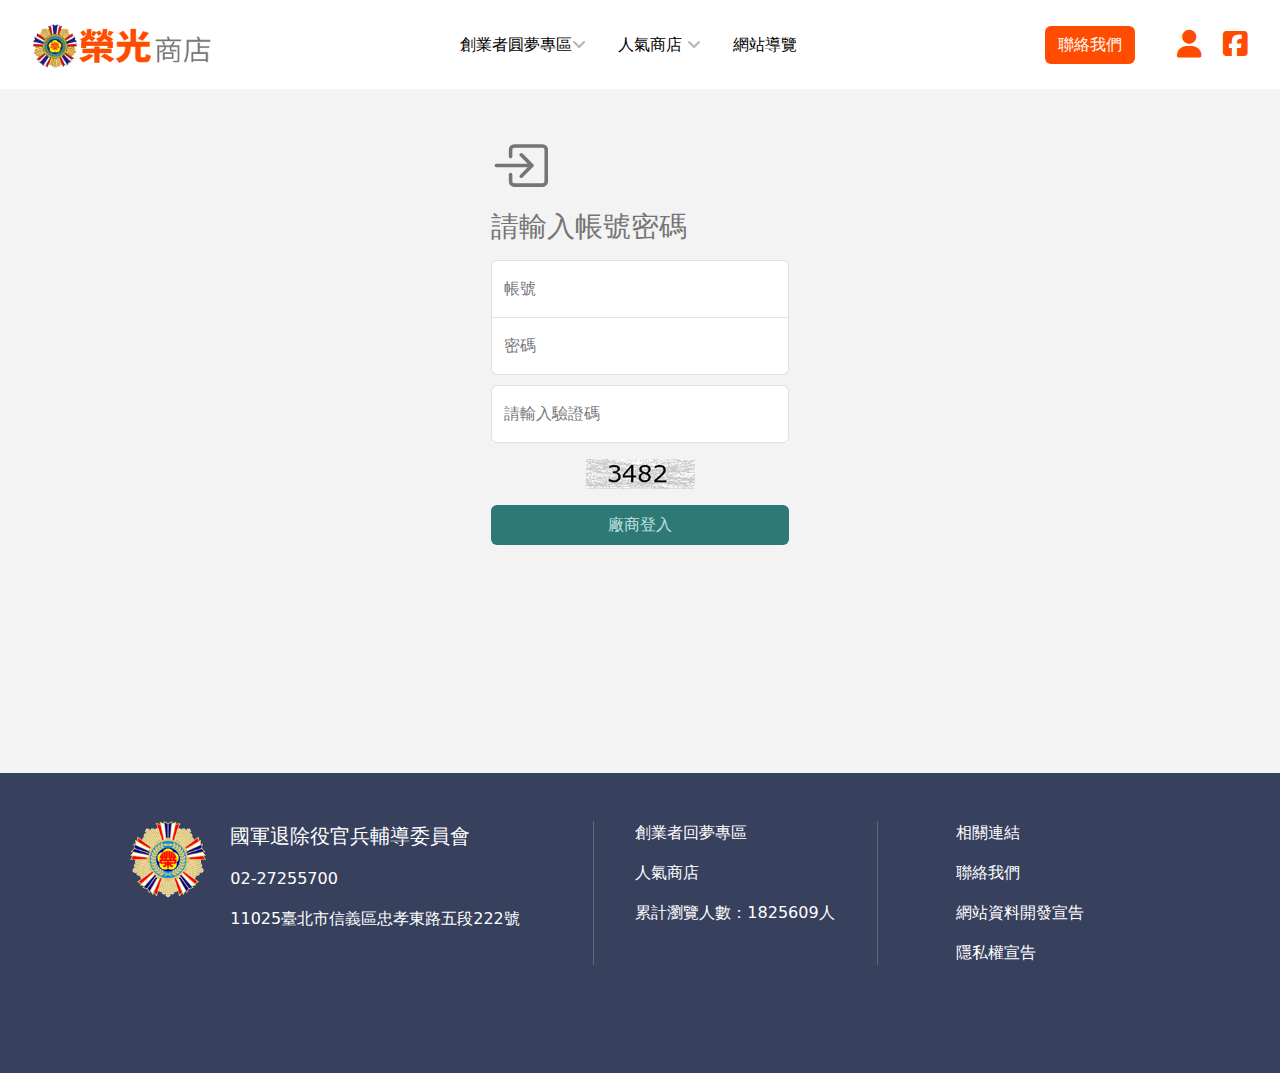
<file: store-sign-in.html>
<!DOCTYPE html>
<html lang="en">

<head>
     <meta charset="UTF-8">
 <meta name="viewport" content="width=device-width, initial-scale=1.0">
 <title>廠商登入</title>
 <link rel="stylesheet" href="./css/reset.css">
 <link rel="stylesheet" href="./css/bootstrap.min.css">
 <link rel="stylesheet" href="./css/fontawesome.min.css">
 <link rel="stylesheet" href="./css/mb.css">
 <link rel="stylesheet" href="./css/nav.css">
 <link rel="stylesheet" href="./css/style.css">    <link rel="stylesheet" href="./css/signin.css">
</head>

<body>
    <nav>
    <div class="nav-row site-link" id="site-menu">
        <div class="logo">
            <a href="/" title="榮光商店">
                <img src="./img/logo.png?v=1" alt="榮光商店" class="d-block img-fluid">
            </a>
        </div>
        <ul class="ulmenu" id="site_nav">
            <li title="榮光商店-創業者圓夢專區">
                <a href="javascript:;" role="link" class="menu-toggle">創業者圓夢專區</a>
                  <ul class="submenu">
                                            <li>
                            <a href="javascript:;" role="link">創業輔導</a>
                        </li>
                                            <li>
                            <a href="javascript:;" role="link">創業知識</a>
                        </li>
                                            <li>
                            <a href="javascript:;" role="link">創業資源</a>
                        </li>
                                            <li>
                            <a href="javascript:;" role="link">活動剪影</a>
                        </li>
                                            <li>
                            <a href="javascript:;" role="link">創業故事</a>
                        </li>
                                            <li>
                            <a href="javascript:;" role="link">最新消息</a>
                        </li>
                                    </ul>
            </li>
            <li title="榮光商店-人氣商店">
                <a href="javascript:;" role="link" class="menu-toggle">人氣商店 </a>
                <ul class="submenu">
                                           <li>
                            <a href="javascript:;" role="link">眷村美食</a>
                        </li>
                                            <li>
                            <a href="javascript:;" role="link">民宿小棧</a>
                        </li>
                                            <li>
                            <a href="javascript:;" role="link">購物Let go</a>
                        </li>
                                            <li>
                            <a href="javascript:;" role="link">榮民運將</a>
                        </li>
                                            <li>
                            <a href="javascript:;" role="link">知性人文</a>
                        </li>
                                            <li>
                            <a href="javascript:;" role="link">休閒娛樂</a>
                        </li>
                                            <li>
                            <a href="javascript:;" role="link">醫療服務</a>
                        </li>
                                            <li>
                            <a href="javascript:;" role="link">工商服務</a>
                        </li>
                                            <li>
                            <a href="javascript:;" role="link">本會輔導</a>
                        </li>
                                            <li>
                            <a href="javascript:;" role="link">優惠</a>
                        </li>
                                    </ul>
            </li>
            <li title="榮光商店-網站導覽"><a href="javascript:;" role="link">網站導覽</a></li>
        </ul>
        <div class="fixbtnm">
            <a href="javascript:;" class="btn btn-site-nav" title="榮光商店-聯絡我們">聯絡我們</a>
            <div>
                <a href="javascript:;" class="text-site-primary fs-3 mx-3"> <i class="fa-solid fa-user"></i></a>
                <a href="javascript:;" class="text-site-primary fs-3"> <i class="fa-brands fa-square-facebook"></i></a>
            </div>

        </div>
    </div>
    <input type="button" id="mclick" class="mclick">
    <div id="slide-over"></div>
</nav>
    <div class="main-container">
        <div class="container mb-5">
            <div class="form-signin w-100 m-auto" style="min-height: 60vh;">
                <form>
                    <svg width="57" height="57" fill="currentColor" class="bi bi-box-arrow-in-right" viewBox="0 0 16 16">
                        <path fill-rule="evenodd" d="M6 3.5a.5.5 0 0 1 .5-.5h8a.5.5 0 0 1 .5.5v9a.5.5 0 0 1-.5.5h-8a.5.5 0 0 1-.5-.5v-2a.5.5 0 0 0-1 0v2A1.5 1.5 0 0 0 6.5 14h8a1.5 1.5 0 0 0 1.5-1.5v-9A1.5 1.5 0 0 0 14.5 2h-8A1.5 1.5 0 0 0 5 3.5v2a.5.5 0 0 0 1 0z" />
                        <path fill-rule="evenodd" d="M11.854 8.354a.5.5 0 0 0 0-.708l-3-3a.5.5 0 1 0-.708.708L10.293 7.5H1.5a.5.5 0 0 0 0 1h8.793l-2.147 2.146a.5.5 0 0 0 .708.708z" />
                    </svg>
                    <h1 class="h3 my-3 fw-norma ">請輸入帳號密碼</h1>
                    <div class="form-floating">
                        <input type="email" class="form-control" id="floatingInput" placeholder="帳號" order="first"> <label for="floatingInput">帳號</label>
                    </div>
                    <div class="form-floating">
                        <input type="password" class="form-control" id="floatingPassword" placeholder="密碼"> <label for="floatingPassword">密碼</label>
                    </div>
                    <div class="form-floating">
                        <input type="text" class="form-control" id="floatingcaptcha" placeholder="密碼" order="last"> <label for="floatingcaptcha">請輸入驗證碼</label>
                    </div>

                    <div>
                        <img src="./img/captcha.jpg" alt="" class="d-block img-fluid my-3 mx-auto">
                    </div>


                    <button class="btn w-100 py-2 btn-site-heavy border-0" type="submit">廠商登入</button>
                </form>
            </div>
        </div>
    </div>
    <footer class="bg-site-footer-bg text-white py-5">
    <div class="container">
        <div class="row justify-content-center gy-4">
            <div class="col-10 col-lg-5">
                <div class="d-flex">
                    <div class="me-4 d-lg-block d-none"> <img src="./img/vac-logo.png" alt="國軍退除役官兵輔導委員會" style="max-width:6vw;"></div>
                    <ul class="list-unstyled mb-0">
                        <li class="fs-5 mb-3"><a href="https://www.vac.gov.tw/">國軍退除役官兵輔導委員會</a></li>
                        <li class="mb-3">02-27255700</li>
                        <li>11025臺北市信義區忠孝東路五段222號</li>
                    </ul>
                </div>

            </div>
            <div class="col-10 col-lg-3 center-border d-flex justify-content-lg-center">
                <ul class="list-unstyled mb-0">
                    <li class="mb-3"><a href="javascript:;">創業者回夢專區</a></li>
                    <li class="mb-3"><a href="javascript:;">人氣商店</a></li>
                    <li>累計瀏覽人數：1825609人</li>
                </ul>
            </div>
            <div class="col-10 col-lg-3 d-flex justify-content-lg-center">
                <ul class="list-unstyled mb-0">
                    <li class="mb-3"><a href="javascript:;">相關連結</a></li>
                    <li class="mb-3"><a href="javascript:;">聯絡我們</a></li>
                    <li class="mb-3"><a href="javascript:;">網站資料開發宣告</a></li>
                    <li><a href="javascript:;">隱私權宣告</a></li>
                </ul>
            </div>
        </div>
    </div>
</footer>
<a href="#site-top" class="back-to-top" style="display: inline;">
    <svg width="16" height="16" fill="currentColor" viewBox="0 0 16 16">
        <path d="m7.247 4.86-4.796 5.481c-.566.647-.106 1.659.753 1.659h9.592a1 1 0 0 0 .753-1.659l-4.796-5.48a1 1 0 0 0-1.506 0z" />
    </svg>
</a>    <script src="./js/bootstrap.bundle.min.js"></script>
<script src="./js/jquery.min.js"></script>
 <script src="./js/script.js?v=1"></script></body>

</html>
</file>
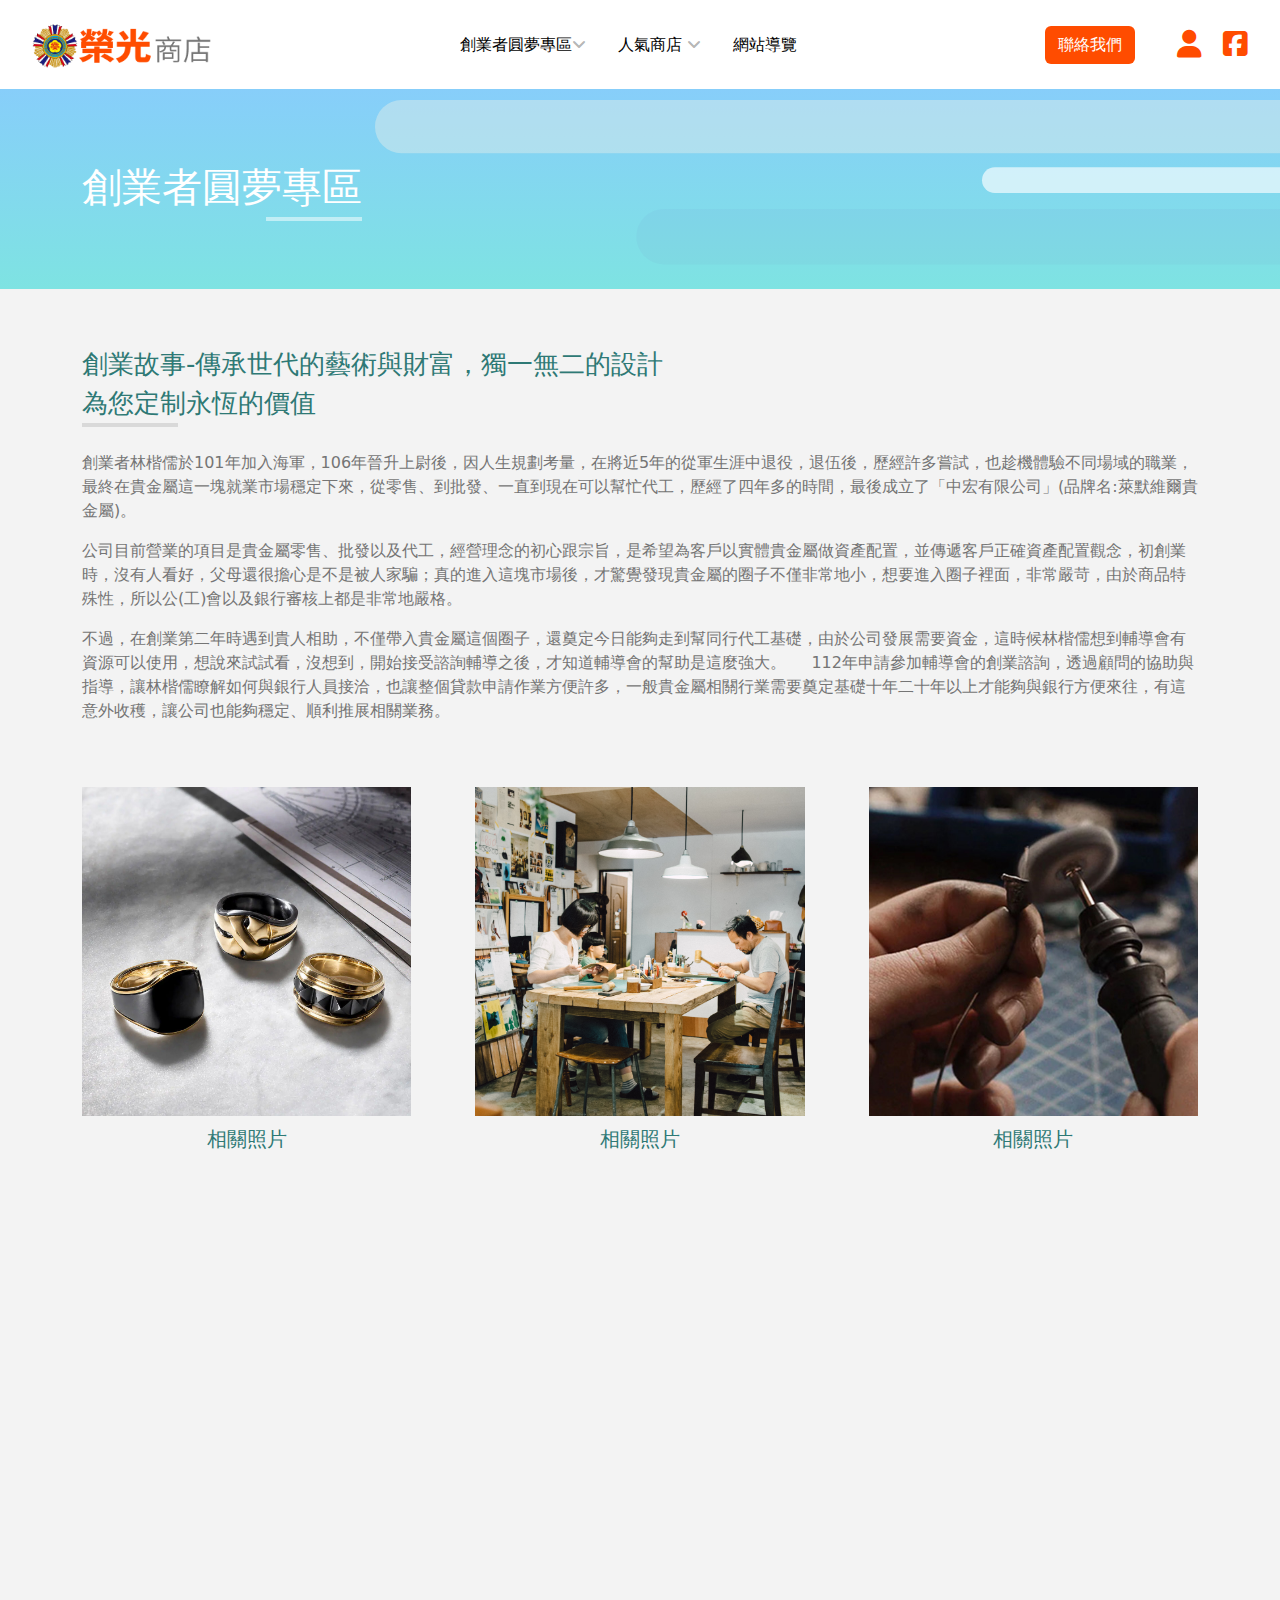
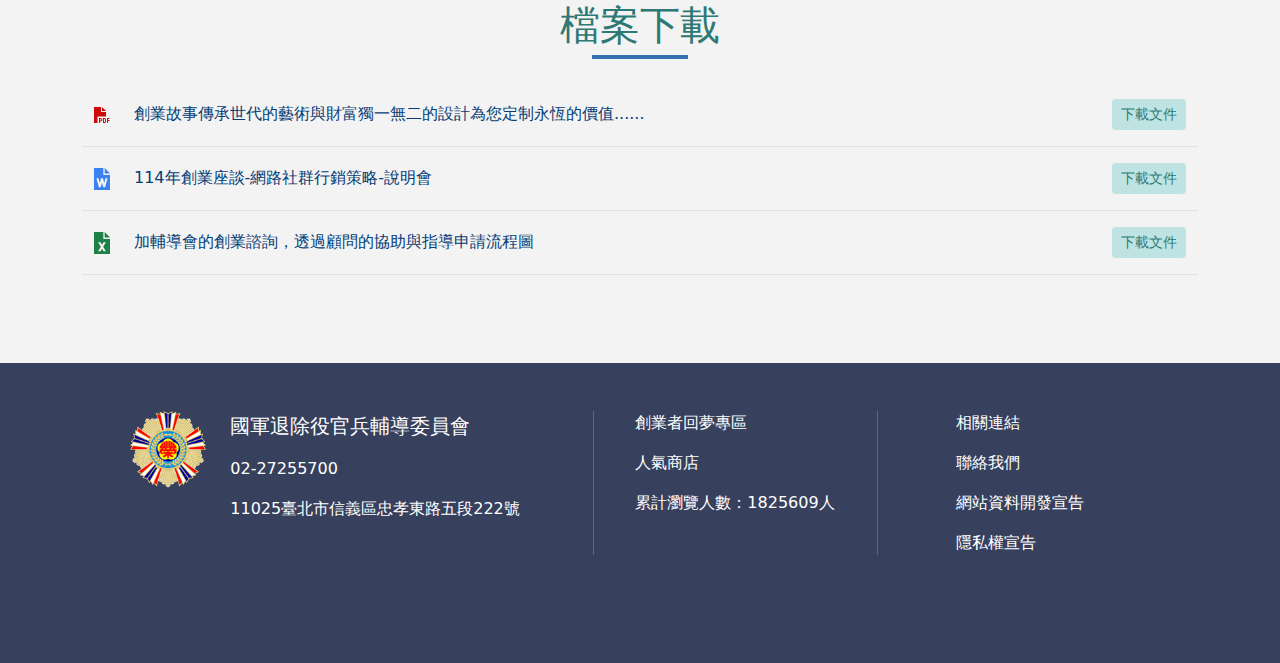
<file: story-detail.html>
<!DOCTYPE html>
<html lang="en">

<head>
     <meta charset="UTF-8">
 <meta name="viewport" content="width=device-width, initial-scale=1.0">
 <title>創業者圓夢專區</title>
 <link rel="stylesheet" href="./css/reset.css">
 <link rel="stylesheet" href="./css/bootstrap.min.css">
 <link rel="stylesheet" href="./css/fontawesome.min.css">
 <link rel="stylesheet" href="./css/mb.css">
 <link rel="stylesheet" href="./css/nav.css">
 <link rel="stylesheet" href="./css/style.css"></head>

<body>
    <nav>
    <div class="nav-row site-link" id="site-menu">
        <div class="logo">
            <a href="/" title="榮光商店">
                <img src="./img/logo.png?v=1" alt="榮光商店" class="d-block img-fluid">
            </a>
        </div>
        <ul class="ulmenu" id="site_nav">
            <li title="榮光商店-創業者圓夢專區">
                <a href="javascript:;" role="link" class="menu-toggle">創業者圓夢專區</a>
                  <ul class="submenu">
                                            <li>
                            <a href="javascript:;" role="link">創業輔導</a>
                        </li>
                                            <li>
                            <a href="javascript:;" role="link">創業知識</a>
                        </li>
                                            <li>
                            <a href="javascript:;" role="link">創業資源</a>
                        </li>
                                            <li>
                            <a href="javascript:;" role="link">活動剪影</a>
                        </li>
                                            <li>
                            <a href="javascript:;" role="link">創業故事</a>
                        </li>
                                            <li>
                            <a href="javascript:;" role="link">最新消息</a>
                        </li>
                                    </ul>
            </li>
            <li title="榮光商店-人氣商店">
                <a href="javascript:;" role="link" class="menu-toggle">人氣商店 </a>
                <ul class="submenu">
                                           <li>
                            <a href="javascript:;" role="link">眷村美食</a>
                        </li>
                                            <li>
                            <a href="javascript:;" role="link">民宿小棧</a>
                        </li>
                                            <li>
                            <a href="javascript:;" role="link">購物Let go</a>
                        </li>
                                            <li>
                            <a href="javascript:;" role="link">榮民運將</a>
                        </li>
                                            <li>
                            <a href="javascript:;" role="link">知性人文</a>
                        </li>
                                            <li>
                            <a href="javascript:;" role="link">休閒娛樂</a>
                        </li>
                                            <li>
                            <a href="javascript:;" role="link">醫療服務</a>
                        </li>
                                            <li>
                            <a href="javascript:;" role="link">工商服務</a>
                        </li>
                                            <li>
                            <a href="javascript:;" role="link">本會輔導</a>
                        </li>
                                            <li>
                            <a href="javascript:;" role="link">優惠</a>
                        </li>
                                    </ul>
            </li>
            <li title="榮光商店-網站導覽"><a href="javascript:;" role="link">網站導覽</a></li>
        </ul>
        <div class="fixbtnm">
            <a href="javascript:;" class="btn btn-site-nav" title="榮光商店-聯絡我們">聯絡我們</a>
            <div>
                <a href="javascript:;" class="text-site-primary fs-3 mx-3"> <i class="fa-solid fa-user"></i></a>
                <a href="javascript:;" class="text-site-primary fs-3"> <i class="fa-brands fa-square-facebook"></i></a>
            </div>

        </div>
    </div>
    <input type="button" id="mclick" class="mclick">
    <div id="slide-over"></div>
</nav>    <div class="page-title">
        <div class="page-title-inner">
            <div class="container">
                <div class="n1-title f-news" style="--text-color: #fff;--text-after-color:rgba(255, 255, 255, 0.5)">
                    創業者圓夢專區
                </div>
            </div>
        </div>
    </div>
    <div class="main-container">
        <div class="container">

            <div class="row justify-content-center mb-sm-5 mb-2">
                <div class="col-11  col-sm-12 mb-4">
                    <div class="n1-title f-srt mt-4" style="--text-color: #2E7975;--text-after-color:#D9D9D9">
                        創業故事-傳承世代的藝術與財富，獨一無二的設計<br>為您定制永恆的價值
                    </div>
                </div>
                <div class="col-11 col-sm-12 ">

                    <p>創業者林楷儒於101年加入海軍，106年晉升上尉後，因人生規劃考量，在將近5年的從軍生涯中退役，退伍後，歷經許多嘗試，也趁機體驗不同場域的職業，最終在貴金屬這一塊就業市場穩定下來，從零售、到批發、一直到現在可以幫忙代工，歷經了四年多的時間，最後成立了「中宏有限公司」(品牌名:萊默維爾貴金屬)。</p>
                    <p>公司目前營業的項目是貴金屬零售、批發以及代工，經營理念的初心跟宗旨，是希望為客戶以實體貴金屬做資產配置，並傳遞客戶正確資產配置觀念，初創業時，沒有人看好，父母還很擔心是不是被人家騙；真的進入這塊市場後，才驚覺發現貴金屬的圈子不僅非常地小，想要進入圈子裡面，非常嚴苛，由於商品特殊性，所以公(工)會以及銀行審核上都是非常地嚴格。</p>
                    <p> 不過，在創業第二年時遇到貴人相助，不僅帶入貴金屬這個圈子，還奠定今日能夠走到幫同行代工基礎，由於公司發展需要資金，這時候林楷儒想到輔導會有資源可以使用，想說來試試看，沒想到，開始接受諮詢輔導之後，才知道輔導會的幫助是這麼強大。     112年申請參加輔導會的創業諮詢，透過顧問的協助與指導，讓林楷儒瞭解如何與銀行人員接洽，也讓整個貸款申請作業方便許多，一般貴金屬相關行業需要奠定基礎十年二十年以上才能夠與銀行方便來往，有這意外收穫，讓公司也能夠穩定、順利推展相關業務。</p>
                </div>

            </div>
            <div class="store-list row justify-content-center ">
                                     <div class="col-11 col-sm-4">
                        <div class="store-img">
                            <img src="./img/story-detail-1.jpg" alt="" class="square-img img-fluid">
                        </div>
                        <p class="text-site-heavy text-center fs-5 my-2">相關照片</p>
                    </div>
                                    <div class="col-11 col-sm-4">
                        <div class="store-img">
                            <img src="./img/story-detail-2.jpg" alt="" class="square-img img-fluid">
                        </div>
                        <p class="text-site-heavy text-center fs-5 my-2">相關照片</p>
                    </div>
                                    <div class="col-11 col-sm-4">
                        <div class="store-img">
                            <img src="./img/story-detail-3.jpg" alt="" class="square-img img-fluid">
                        </div>
                        <p class="text-site-heavy text-center fs-5 my-2">相關照片</p>
                    </div>
                            </div>
            <div class="row justify-content-center my-4">
                <div class="col-11 col-sm-7">
                    <div class="ratio ratio-16x9">
                        <iframe src="https://www.youtube.com/embed/YFhwEJosUsU?rel=0" title="YouTube video" allowfullscreen></iframe>
                    </div>
                </div>
            </div>
            <div class="n1-title mt-5" style="--text-color: #2E7975;--text-after-color:#3373AE">
                檔案下載
            </div>
            <div class="row justify-content-center my-4">
                <div class="co-11">
                                            <div class="container">
                            <div class="row align-items-center py-3 border-bottom">
                                <div class="col-md-auto d-sm-block d-none">
                                    <img src="./file-type/pdf.svg" alt="檔案類型-default" style="width:1rem">
                                </div>
                                <a class="col-md" href="javascript:;">
                                    <div class="d-flex align-items-start align-items-sm-center justify-content-sm-between flex-sm-row flex-column">
                                        <div>創業故事傳承世代的藝術與財富獨一無二的設計為您定制永恆的價值......</div>
                                        <div class="btn btn-site-secondary btn-sm d-inline-block mt-2 mt-sm-0 " title="榮光商店-下載文件">
                                            下載文件 </div>
                                    </div>
                                </a>
                            </div>
                        </div>
                                            <div class="container">
                            <div class="row align-items-center py-3 border-bottom">
                                <div class="col-md-auto d-sm-block d-none">
                                    <img src="./file-type/word.svg" alt="檔案類型-default" style="width:1rem">
                                </div>
                                <a class="col-md" href="javascript:;">
                                    <div class="d-flex align-items-start align-items-sm-center justify-content-sm-between flex-sm-row flex-column">
                                        <div>114年創業座談-網路社群行銷策略-說明會</div>
                                        <div class="btn btn-site-secondary btn-sm d-inline-block mt-2 mt-sm-0 " title="榮光商店-下載文件">
                                            下載文件 </div>
                                    </div>
                                </a>
                            </div>
                        </div>
                                            <div class="container">
                            <div class="row align-items-center py-3 border-bottom">
                                <div class="col-md-auto d-sm-block d-none">
                                    <img src="./file-type/excel.svg" alt="檔案類型-default" style="width:1rem">
                                </div>
                                <a class="col-md" href="javascript:;">
                                    <div class="d-flex align-items-start align-items-sm-center justify-content-sm-between flex-sm-row flex-column">
                                        <div>加輔導會的創業諮詢，透過顧問的協助與指導申請流程圖</div>
                                        <div class="btn btn-site-secondary btn-sm d-inline-block mt-2 mt-sm-0 " title="榮光商店-下載文件">
                                            下載文件 </div>
                                    </div>
                                </a>
                            </div>
                        </div>
                    
                </div>
            </div>

        </div>
    </div>
    <footer class="bg-site-footer-bg text-white py-5">
    <div class="container">
        <div class="row justify-content-center gy-4">
            <div class="col-10 col-lg-5">
                <div class="d-flex">
                    <div class="me-4 d-lg-block d-none"> <img src="./img/vac-logo.png" alt="國軍退除役官兵輔導委員會" style="max-width:6vw;"></div>
                    <ul class="list-unstyled mb-0">
                        <li class="fs-5 mb-3"><a href="https://www.vac.gov.tw/">國軍退除役官兵輔導委員會</a></li>
                        <li class="mb-3">02-27255700</li>
                        <li>11025臺北市信義區忠孝東路五段222號</li>
                    </ul>
                </div>

            </div>
            <div class="col-10 col-lg-3 center-border d-flex justify-content-lg-center">
                <ul class="list-unstyled mb-0">
                    <li class="mb-3"><a href="javascript:;">創業者回夢專區</a></li>
                    <li class="mb-3"><a href="javascript:;">人氣商店</a></li>
                    <li>累計瀏覽人數：1825609人</li>
                </ul>
            </div>
            <div class="col-10 col-lg-3 d-flex justify-content-lg-center">
                <ul class="list-unstyled mb-0">
                    <li class="mb-3"><a href="javascript:;">相關連結</a></li>
                    <li class="mb-3"><a href="javascript:;">聯絡我們</a></li>
                    <li class="mb-3"><a href="javascript:;">網站資料開發宣告</a></li>
                    <li><a href="javascript:;">隱私權宣告</a></li>
                </ul>
            </div>
        </div>
    </div>
</footer>
<a href="#site-top" class="back-to-top" style="display: inline;">
    <svg xmlns="http://www.w3.org/2000/svg" width="16" height="16" fill="currentColor" viewBox="0 0 16 16">
        <path d="m7.247 4.86-4.796 5.481c-.566.647-.106 1.659.753 1.659h9.592a1 1 0 0 0 .753-1.659l-4.796-5.48a1 1 0 0 0-1.506 0z" />
    </svg>
</a>    <script src="./js/bootstrap.bundle.min.js"></script>
<script src="./js/jquery.min.js"></script>
 <script src="./js/script.js?v=1"></script></body>

</html>
</file>
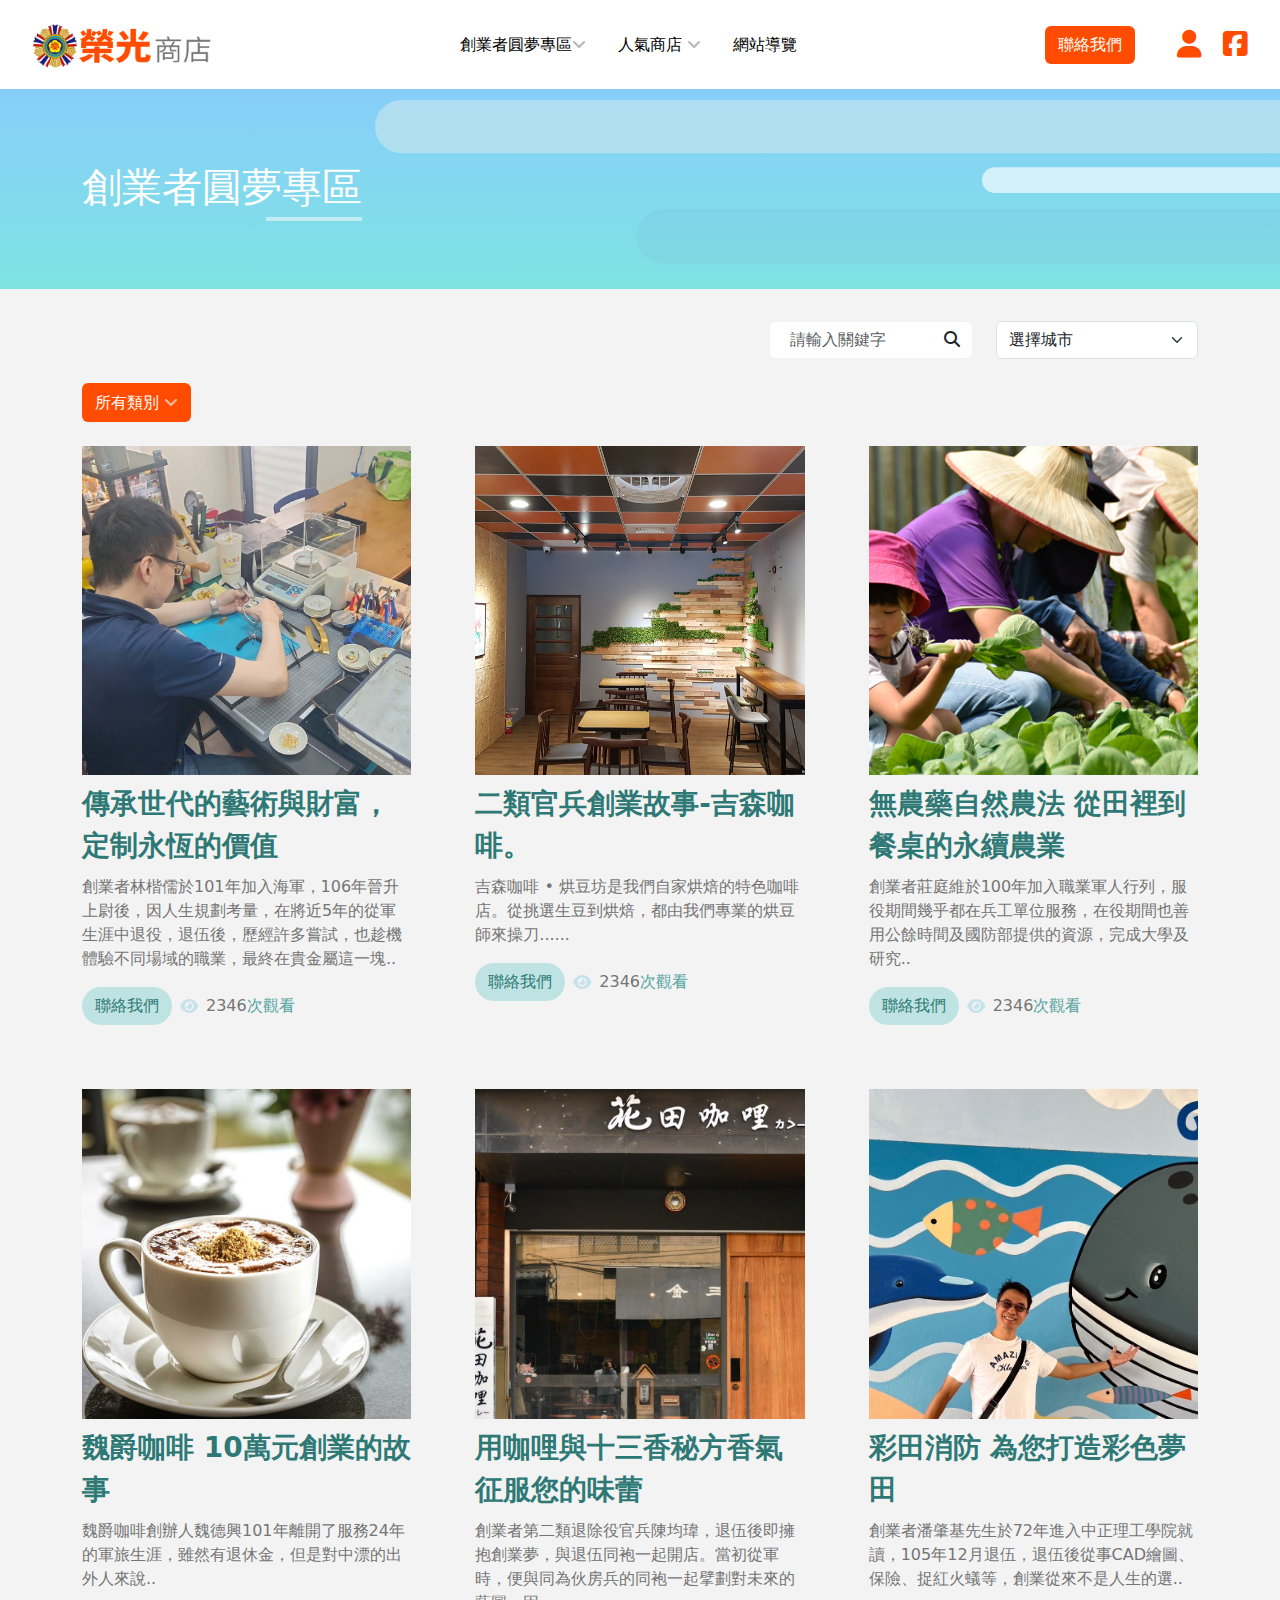
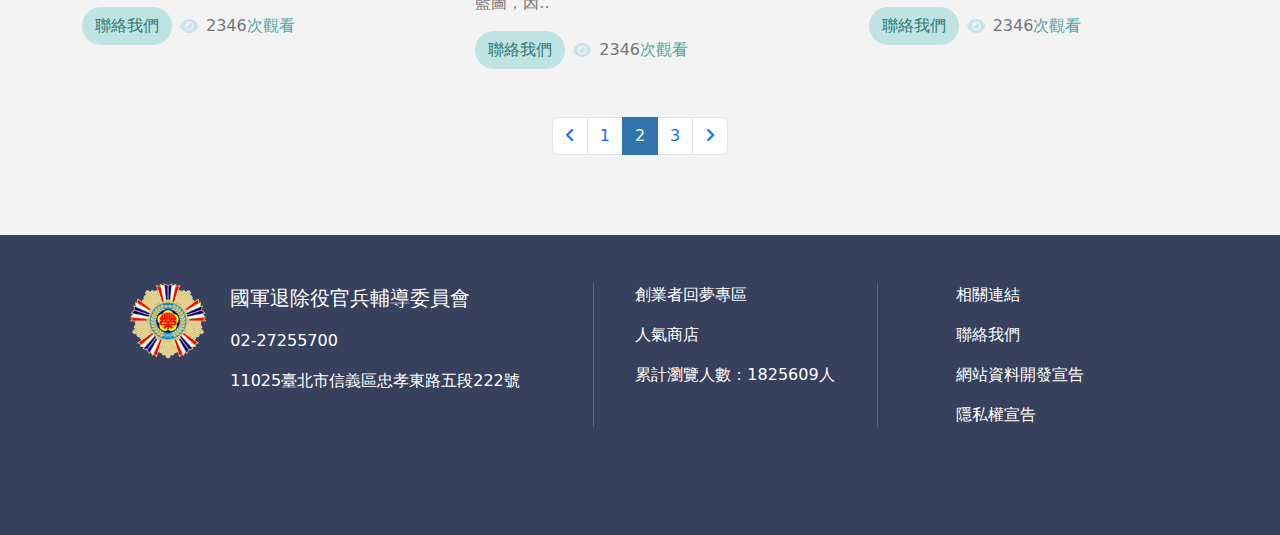
<file: story-list.html>
<!DOCTYPE html>
<html lang="en">

<head>
     <meta charset="UTF-8">
 <meta name="viewport" content="width=device-width, initial-scale=1.0">
 <title>創業者圓夢專區-列表</title>
 <link rel="stylesheet" href="./css/reset.css">
 <link rel="stylesheet" href="./css/bootstrap.min.css">
 <link rel="stylesheet" href="./css/fontawesome.min.css">
 <link rel="stylesheet" href="./css/mb.css">
 <link rel="stylesheet" href="./css/nav.css">
 <link rel="stylesheet" href="./css/style.css"></head>

<body>
    <nav>
    <div class="nav-row site-link" id="site-menu">
        <div class="logo">
            <a href="/" title="榮光商店">
                <img src="./img/logo.png?v=1" alt="榮光商店" class="d-block img-fluid">
            </a>
        </div>
        <ul class="ulmenu" id="site_nav">
            <li title="榮光商店-創業者圓夢專區">
                <a href="javascript:;" role="link" class="menu-toggle">創業者圓夢專區</a>
                  <ul class="submenu">
                                            <li>
                            <a href="javascript:;" role="link">創業輔導</a>
                        </li>
                                            <li>
                            <a href="javascript:;" role="link">創業知識</a>
                        </li>
                                            <li>
                            <a href="javascript:;" role="link">創業資源</a>
                        </li>
                                            <li>
                            <a href="javascript:;" role="link">活動剪影</a>
                        </li>
                                            <li>
                            <a href="javascript:;" role="link">創業故事</a>
                        </li>
                                            <li>
                            <a href="javascript:;" role="link">最新消息</a>
                        </li>
                                    </ul>
            </li>
            <li title="榮光商店-人氣商店">
                <a href="javascript:;" role="link" class="menu-toggle">人氣商店 </a>
                <ul class="submenu">
                                           <li>
                            <a href="javascript:;" role="link">眷村美食</a>
                        </li>
                                            <li>
                            <a href="javascript:;" role="link">民宿小棧</a>
                        </li>
                                            <li>
                            <a href="javascript:;" role="link">購物Let go</a>
                        </li>
                                            <li>
                            <a href="javascript:;" role="link">榮民運將</a>
                        </li>
                                            <li>
                            <a href="javascript:;" role="link">知性人文</a>
                        </li>
                                            <li>
                            <a href="javascript:;" role="link">休閒娛樂</a>
                        </li>
                                            <li>
                            <a href="javascript:;" role="link">醫療服務</a>
                        </li>
                                            <li>
                            <a href="javascript:;" role="link">工商服務</a>
                        </li>
                                            <li>
                            <a href="javascript:;" role="link">本會輔導</a>
                        </li>
                                            <li>
                            <a href="javascript:;" role="link">優惠</a>
                        </li>
                                    </ul>
            </li>
            <li title="榮光商店-網站導覽"><a href="javascript:;" role="link">網站導覽</a></li>
        </ul>
        <div class="fixbtnm">
            <a href="javascript:;" class="btn btn-site-nav" title="榮光商店-聯絡我們">聯絡我們</a>
            <div>
                <a href="javascript:;" class="text-site-primary fs-3 mx-3"> <i class="fa-solid fa-user"></i></a>
                <a href="javascript:;" class="text-site-primary fs-3"> <i class="fa-brands fa-square-facebook"></i></a>
            </div>

        </div>
    </div>
    <input type="button" id="mclick" class="mclick">
    <div id="slide-over"></div>
</nav>    <div class="page-title">
        <div class="page-title-inner">
            <div class="container">
                <div class="n1-title f-news" style="--text-color: #fff;--text-after-color:rgba(255, 255, 255, 0.5)">
                    創業者圓夢專區
                </div>
            </div>
        </div>
    </div>
    <div class="main-container">
        <div class="container">

            <div class="store-list row justify-content-sm-end justify-content-center aling-items-center mb-4">
                <div class="col-11 col-lg-5">
                    <div class="row justify-content-center align-items-center gy-3">
                        <div class="col-12 col-sm-6">
                            <form action="" method="GET">
                                <div class="search-bar">
                                    <div class="input-group">
                                        <input type="text" class="form-control" placeholder="請輸入關鍵字" aria-label="Search" aria-describedby="search-addon">
                                        <button class="btn bg-white" type="submit" id="search-addon">
                                            <i class="fas fa-search"></i>
                                        </button>
                                    </div>
                                </div>
                            </form>
                        </div>
                        <div class="col-12 col-sm-6">
                            <select class="form-select ">
                                <option selected>選擇城市</option>
                                <option value="台北市">台北市</option>
                                <option value="新北市">新北市</option>
                                <option value="桃園市">桃園市</option>
                                <option value="新竹市">新竹市</option>
                            </select>
                        </div>
                    </div>
                </div>
            </div>
            <div class="store-list mb-4">
    <a href="javascript:;" class="btn btn-site-nav showAllToglle" title="所有類別">所有類別 </a>
    <div id="allCategories" class="mt-2" style="display: none;">
        <div class="row">
                            <div class="col-auto">
                    <a href="javascript:;" role="link">創業輔導</a>
                </div>
                <div class="col-auto">
                    <a href="javascript:;" role="link">創業知識</a>
                </div>
                <div class="col-auto">
                    <a href="javascript:;" role="link">創業資源</a>
                </div>
                <div class="col-auto">
                    <a href="javascript:;" role="link">活動剪影</a>
                </div>
                <div class="col-auto">
                    <a href="javascript:;" role="link">創業故事</a>
                </div>
                <div class="col-auto">
                    <a href="javascript:;" role="link">最新消息</a>
                </div>
                    </div>
    </div>
</div>            <div class="store-list row justify-content-center">
                                    <div class="col-11 col-sm-6 col-lg-4">
                        <a href="javascript:;" class="each-store w-100">
                            <div class="store-img">
                                <img src="./img/stroy-list-1.jpg" alt="" class="square-img img-fluid">
                            </div>
                            <div class="store-info">
                                <div class="fs-3 text-site-heavy fw-bold my-2">
                                    傳承世代的藝術與財富，定制永恆的價值                                </div>
                                <p>創業者林楷儒於101年加入海軍，106年晉升上尉後，因人生規劃考量，在將近5年的從軍生涯中退役，退伍後，歷經許多嘗試，也趁機體驗不同場域的職業，最終在貴金屬這一塊..</p>
                                <div class="d-flex align-items-center gap-2">
                                    <div class="btn btn-site-secondary rounded-pill" title="榮光商店-聯絡我們">
                                        聯絡我們                                    </div>
                                    <i class="fa-solid fa-eye text-site-lightest-g"></i>
                                    <p class="mb-0">2346<span class="text-site-light-g">次觀看</span></p>
                                </div>
                            </div>
                        </a>
                    </div>
                                    <div class="col-11 col-sm-6 col-lg-4">
                        <a href="javascript:;" class="each-store w-100">
                            <div class="store-img">
                                <img src="./img/stroy-list-2.jpg" alt="" class="square-img img-fluid">
                            </div>
                            <div class="store-info">
                                <div class="fs-3 text-site-heavy fw-bold my-2">
                                    二類官兵創業故事-吉森咖啡。                                </div>
                                <p>吉森咖啡 • 烘豆坊是我們自家烘焙的特色咖啡店。從挑選生豆到烘焙，都由我們專業的烘豆師來操刀......</p>
                                <div class="d-flex align-items-center gap-2">
                                    <div class="btn btn-site-secondary rounded-pill" title="榮光商店-聯絡我們">
                                        聯絡我們                                    </div>
                                    <i class="fa-solid fa-eye text-site-lightest-g"></i>
                                    <p class="mb-0">2346<span class="text-site-light-g">次觀看</span></p>
                                </div>
                            </div>
                        </a>
                    </div>
                                    <div class="col-11 col-sm-6 col-lg-4">
                        <a href="javascript:;" class="each-store w-100">
                            <div class="store-img">
                                <img src="./img/stroy-list-3.jpg" alt="" class="square-img img-fluid">
                            </div>
                            <div class="store-info">
                                <div class="fs-3 text-site-heavy fw-bold my-2">
                                    無農藥自然農法 從田裡到餐桌的永續農業                                </div>
                                <p>創業者莊庭維於100年加入職業軍人行列，服役期間幾乎都在兵工單位服務，在役期間也善用公餘時間及國防部提供的資源，完成大學及研究..</p>
                                <div class="d-flex align-items-center gap-2">
                                    <div class="btn btn-site-secondary rounded-pill" title="榮光商店-聯絡我們">
                                        聯絡我們                                    </div>
                                    <i class="fa-solid fa-eye text-site-lightest-g"></i>
                                    <p class="mb-0">2346<span class="text-site-light-g">次觀看</span></p>
                                </div>
                            </div>
                        </a>
                    </div>
                                    <div class="col-11 col-sm-6 col-lg-4">
                        <a href="javascript:;" class="each-store w-100">
                            <div class="store-img">
                                <img src="./img/stroy-list-4.jpg" alt="" class="square-img img-fluid">
                            </div>
                            <div class="store-info">
                                <div class="fs-3 text-site-heavy fw-bold my-2">
                                    魏爵咖啡 10萬元創業的故事                                </div>
                                <p>魏爵咖啡創辦人魏德興101年離開了服務24年的軍旅生涯，雖然有退休金，但是對中漂的出外人來說..</p>
                                <div class="d-flex align-items-center gap-2">
                                    <div class="btn btn-site-secondary rounded-pill" title="榮光商店-聯絡我們">
                                        聯絡我們                                    </div>
                                    <i class="fa-solid fa-eye text-site-lightest-g"></i>
                                    <p class="mb-0">2346<span class="text-site-light-g">次觀看</span></p>
                                </div>
                            </div>
                        </a>
                    </div>
                                    <div class="col-11 col-sm-6 col-lg-4">
                        <a href="javascript:;" class="each-store w-100">
                            <div class="store-img">
                                <img src="./img/stroy-list-5.jpg" alt="" class="square-img img-fluid">
                            </div>
                            <div class="store-info">
                                <div class="fs-3 text-site-heavy fw-bold my-2">
                                    用咖哩與十三香秘方香氣征服您的味蕾                                </div>
                                <p>創業者第二類退除役官兵陳均瑋，退伍後即擁抱創業夢，與退伍同袍一起開店。當初從軍時，便與同為伙房兵的同袍一起擘劃對未來的藍圖，因..</p>
                                <div class="d-flex align-items-center gap-2">
                                    <div class="btn btn-site-secondary rounded-pill" title="榮光商店-聯絡我們">
                                        聯絡我們                                    </div>
                                    <i class="fa-solid fa-eye text-site-lightest-g"></i>
                                    <p class="mb-0">2346<span class="text-site-light-g">次觀看</span></p>
                                </div>
                            </div>
                        </a>
                    </div>
                                    <div class="col-11 col-sm-6 col-lg-4">
                        <a href="javascript:;" class="each-store w-100">
                            <div class="store-img">
                                <img src="./img/stroy-list-6.jpg" alt="" class="square-img img-fluid">
                            </div>
                            <div class="store-info">
                                <div class="fs-3 text-site-heavy fw-bold my-2">
                                    彩田消防 為您打造彩色夢田                                </div>
                                <p>  創業者潘肇基先生於72年進入中正理工學院就讀，105年12月退伍，退伍後從事CAD繪圖、保險、捉紅火蟻等，創業從來不是人生的選..</p>
                                <div class="d-flex align-items-center gap-2">
                                    <div class="btn btn-site-secondary rounded-pill" title="榮光商店-聯絡我們">
                                        聯絡我們                                    </div>
                                    <i class="fa-solid fa-eye text-site-lightest-g"></i>
                                    <p class="mb-0">2346<span class="text-site-light-g">次觀看</span></p>
                                </div>
                            </div>
                        </a>
                    </div>
                            </div>
            <div class="d-flex justify-content-center align-items-center mt-5">

                <ul class="pagination">
                    <li class="page-item"><a href="#" class="page-link"><i class="fa-solid fa-angle-left"></i></a></li>
                    <li class="page-item"><a class="page-link" href="#">1</a></li>
                    <li class="page-item active">
                        <a class="page-link" href="#" aria-current="page">2</a>
                    </li>
                    <li class="page-item"><a class="page-link" href="#">3</a></li>
                    <li class="page-item"><a class="page-link" href="#"><i class="fa-solid fa-angle-right"></i></a></li>
                </ul>

            </div>
        </div>
    </div>
    <footer class="bg-site-footer-bg text-white py-5">
    <div class="container">
        <div class="row justify-content-center gy-4">
            <div class="col-10 col-lg-5">
                <div class="d-flex">
                    <div class="me-4 d-lg-block d-none"> <img src="./img/vac-logo.png" alt="國軍退除役官兵輔導委員會" style="max-width:6vw;"></div>
                    <ul class="list-unstyled mb-0">
                        <li class="fs-5 mb-3"><a href="https://www.vac.gov.tw/">國軍退除役官兵輔導委員會</a></li>
                        <li class="mb-3">02-27255700</li>
                        <li>11025臺北市信義區忠孝東路五段222號</li>
                    </ul>
                </div>

            </div>
            <div class="col-10 col-lg-3 center-border d-flex justify-content-lg-center">
                <ul class="list-unstyled mb-0">
                    <li class="mb-3"><a href="javascript:;">創業者回夢專區</a></li>
                    <li class="mb-3"><a href="javascript:;">人氣商店</a></li>
                    <li>累計瀏覽人數：1825609人</li>
                </ul>
            </div>
            <div class="col-10 col-lg-3 d-flex justify-content-lg-center">
                <ul class="list-unstyled mb-0">
                    <li class="mb-3"><a href="javascript:;">相關連結</a></li>
                    <li class="mb-3"><a href="javascript:;">聯絡我們</a></li>
                    <li class="mb-3"><a href="javascript:;">網站資料開發宣告</a></li>
                    <li><a href="javascript:;">隱私權宣告</a></li>
                </ul>
            </div>
        </div>
    </div>
</footer>
<a href="#site-top" class="back-to-top" style="display: inline;">
    <svg width="16" height="16" fill="currentColor" viewBox="0 0 16 16">
        <path d="m7.247 4.86-4.796 5.481c-.566.647-.106 1.659.753 1.659h9.592a1 1 0 0 0 .753-1.659l-4.796-5.48a1 1 0 0 0-1.506 0z" />
    </svg>
</a>    <script src="./js/bootstrap.bundle.min.js"></script>
<script src="./js/jquery.min.js"></script>
 <script src="./js/script.js?v=1"></script></body>

</html>
</file>
<file: css/mb.css>
.btn-site-nav {
  background-color: #FF4C00;
  color: #fff;
  transition: all 0.3s;
}
.btn-site-nav:hover, .btn-site-nav:active {
  background-color: #cc3d00;
  color: #fff;
}

.btn-site-nav:active,
.btn-site-nav.active,
.btn-site-nav.show,
.btn-check:checked + .btn-site-nav {
  background-color: #b33500 !important;
  color: #fff !important;
  border-color: #992e00 !important;
}

.btn-site-secondary {
  background-color: #BEE3E2;
  color: #2E7975;
  transition: all 0.3s;
}
.btn-site-secondary:hover, .btn-site-secondary:active {
  background-color: #e2f2f2;
  color: #000;
}

.btn-site-secondary:active,
.btn-site-secondary.active,
.btn-site-secondary.show,
.btn-check:checked + .btn-site-secondary {
  background-color: #f3fafa !important;
  color: #000 !important;
  border-color: white !important;
}

.btn-site-heavy {
  background-color: #2E7975;
  color: #BEE3E2;
  transition: all 0.3s;
}
.btn-site-heavy:hover, .btn-site-heavy:active {
  background-color: #205451;
  color: #fff;
}

.btn-site-heavy:active,
.btn-site-heavy.active,
.btn-site-heavy.show,
.btn-check:checked + .btn-site-heavy {
  background-color: #19423f !important;
  color: #fff !important;
  border-color: #122f2e !important;
}

.text-site-primary {
  color: #FF4C00;
}

.bg-site-primary {
  background-color: #FF4C00;
}

.text-site-heavy {
  color: #2E7975;
}

.bg-site-heavy {
  background-color: #2E7975;
}

.text-site-light-g {
  color: #56A5A1;
}

.bg-site-light-g {
  background-color: #56A5A1;
}

.text-site-lightest-g {
  color: #C6E3EC;
}

.bg-site-lightest-g {
  background-color: #C6E3EC;
}

.text-site-footer-bg {
  color: #37405D;
}

.bg-site-footer-bg {
  background-color: #37405D;
}

.text-transparent {
  color: transparent;
}

.bg-transparent {
  background-color: transparent;
}

.text-site-tertiary {
  color: #F8F9FA;
}

.bg-site-tertiary {
  background-color: #F8F9FA;
}

.pointer-events-none {
  pointer-events: none;
}
</file>
<file: css/nav.css>
nav {
  display: flex;
  justify-content: space-between;
  align-items: center;
  padding: 1rem;
  width: 100%;
  background-color: #fff;
  z-index: 98;
  transition: all 0.3s;
}

nav .nav-row {
  padding: 0 1rem;
  display: flex;
  justify-content: space-between;
  align-items: center;
  width: 100%;
}

nav.affix {
  position: sticky;
  left: 0;
  top: 0;
  /* padding: 0.5rem;
   */
}

nav a {
  color: #000;
}

nav .nav-row .ulmenu {
  padding: 0;
  margin: 0;
  display: flex;
  list-style: none;
  align-items: center;
}

nav .nav-row .ulmenu li {
  margin: 0 1rem;
  padding: 1rem 0;
  position: relative;
}


.menu-toggle::after {
  font-family: 'Font Awesome 6 Free';
  content: '\f107';
  font-weight: 900;
  color: #0000004D;
}

@media (max-width: 768px) {
  .menu-toggle.active::after {
    content: '\f106';
  }
}

nav .mclick {
  display: none;
}

#slide-over {
  display: none;
  width: 100%;
  height: 100vh;
  background-color: rgba(0, 0, 0, 0.8);
  position: fixed;
  left: 0;
  top: 80px;
  z-index: 96;
}

nav .fixbtnm {
  display: flex;
  align-items: center;
  gap: 2vw;
}

.logo {
  width: 180px;
}

nav .ulmenu .submenu {
  list-style-type: none;
  min-width: 150px;
  display: none;
  padding: 0;
  top: 100%;
  list-style: none;
  position: absolute;
  background-color: #fff;
  box-shadow: 0 0 10px rgba(0, 0, 0, 0.1);
  z-index: 96;
}

nav .ulmenu .submenu li {
  margin: 0;
  padding: 0;
}

nav .ulmenu .submenu li>a {
  display: block;
  padding: 0.5rem 1rem;
  color: #2E7975;
}

nav .ulmenu .submenu li>a:hover {
  background-color: #d8fffd;
}

nav .ulmenu .submenu li+li {
  border-top: 1px solid #D9D9D9;
}

@media (min-width: 768px) {
  nav .ulmenu>li:hover>ul.submenu {
    display: block;
  }
}

@media (max-width: 768px) {

  nav .ulmenu .submenu.active {
    display: flex;
    position: static;
    margin-top: 0.5rem;
    flex-wrap: wrap;
  }

  nav .ulmenu .submenu {
    box-shadow: none;
    margin-top: 1rem;
  }



  nav .ulmenu .submenu li>a {
    color: #000;
  }

  nav .ulmenu.open-menu li:has(.submenu.active) {
    padding-bottom: 0;
  }

}

@media (max-width: 1200px) {
  nav .nav-row {
    padding-left: 0;
    padding-right: 0;
  }

  nav .nav-row .ulmenu li {
    width: 50%;
  }

}

@media (max-width: 1023px) {
  nav.affix {
    position: sticky;
    padding: 1rem;
    left: 0;
    top: 0;
  }

  nav .mclick {
    border: none;
    outline: none;
    background-color: transparent;
    display: block;
    position: fixed;
    right: 20px;
    top: 30px;
    width: 2rem;
    height: 2rem;
    z-index: 120;
    background-image: url(../img/mclick.png);
    background-repeat: no-repeat;
    background-position: center;
    background-size: contain;
  }

  nav .mclick.open {
    background-image: url(../img/mclose.png);
  }

  nav .nav-row .ulmenu {
    position: fixed;
    right: -100%;
    top: 0;
    width: 100%;
    height: 100vh;
    background-color: #28DAC2;
    /* padding-left: 1rem; */
    padding-right: 0;
    box-sizing: border-box;
    flex-direction: column;
    transition: all 0.3s;
    padding-top: 5rem;
    align-items: flex-start;
    font-size: 1.2rem;
    z-index: 97;
  }

  nav .nav-row .ulmenu>li {
    display: block;
    color: #fff;
    padding-top: 1rem;
    padding-bottom: 1rem;
    /* padding-left: 1rem; */
    text-indent: 1rem;
    width: 100%;
    margin-left: 0;
    margin-right: 0;
  }

  nav .nav-row .ulmenu>li+li {
    border-top: 1px solid rgba(255, 255, 255, 0.5);
  }

  nav .nav-row .ulmenu.open-menu {
    right: 0;
  }

  nav .nav-row .ulmenu a {
    color: #000;
  }

  nav .fixbtnm {
    position: fixed;
    top: -6rem;
    opacity: 0;
  }

  nav .ulmenu.open-menu~.fixbtnm {
    transition: opacity 0.3s 0.2s;
    opacity: 1;
    top: 0;
    left: 1re;
    width: 100%;
    height: 6rem;
    align-items: center;
    z-index: 98;
    background-color: #28DAC2ff;
    /*padding-top: 1rem;
    padding-bottom: 1rem;
     
    justify-content: center;
    border-bottom: 1px solid #eee;*/
  }

  nav .fixbtnm .spbtn {
    padding: 0.5rem 2rem;
  }

  #slide-over.toggle {
    display: block;
  }
}
</file>
<file: css/style.css>
root {
  --text-after-color: #7AE0E4;
  --text-color: #3373AE;
}

body,
html {
  color: #757575;
  background-color: #F3F3F3;
}

a {
  text-decoration: none;
  color: #063D76;
}

main {
  background-image: url(../img/main-bg.png);
  background-position: top center;
}

.main-container {
  padding: 2rem 0 4rem;
  min-height: calc(100vh - (20vh + 300px + 90px));
}

.ui-white-card {
  background-color: #fff;
  box-shadow: 0px 0px 10px rgba(0, 0, 0, 0.2);
  border-radius: 1rem;
}

.n1-title {
  font-size: clamp(3vw, 40px, 3.75rem);
  color: var(--text-color);
  text-align: center;
}

.n1-title::after {
  content: "";
  display: block;
  width: 6rem;
  margin: 0 auto;
  height: 0.25rem;
  background-color: var(--text-after-color);
}

.n1-title.f-news {
  text-align: right;
}

.n1-title.f-news::after {
  margin-left: auto;
  margin-right: 0;
}

.n1-title.f-srt {
  text-align: left;
  font-size: clamp(2vw, 26px, 3rem);
}

.n1-title.f-srt::after {
  margin-left: 0;
  margin-right: auto;
}

.each-store {
  display: flex;
  flex-direction: column;
  align-items: center;
  color: #757575;
  width: 80%;
  margin: 0 auto;
}

.each-store:hover {
  color: #000;
}

.square-img {
  aspect-ratio: 1/1;
  -o-object-fit: cover;
     object-fit: cover;
  width: 100%;
  height: auto;
}

.page-title {
  background-image: linear-gradient(to bottom, #87CEFA, #7EE3E2);
  height: clamp(20vh, 200px, 30vh);
}

.page-title-inner {
  height: 100%;
  background-size: auto;
  background-position: right center;
  background-repeat: no-repeat;
  background-image: url(../img/page-title-bg.svg);
  display: flex;
  align-items: center;
}

.search-bar {
  max-width: 500px;
  margin: auto auto;
}

.search-bar .input-group {
  overflow: hidden;
}

.search-bar .form-control {
  border: none;
  padding-left: 20px;
}

.search-bar .btn {
  border: none;
}

.search-bar .form-control:focus {
  box-shadow: none;
}

.contact-h4t {
  display: block;
  padding: 0.3rem 0 0.3rem 1rem;
  margin-bottom: 0.5rem;
  color: #1a1a1a;
  font-size: 1.25em;
  font-weight: bold;
  padding-left: 15px;
  position: relative;
}

.contact-h4t::before {
  content: "";
  display: block;
  width: 4px;
  height: 30px;
  background-color: #FF4C00;
  position: absolute;
  left: 0;
  top: 5px;
  border-radius: 4px;
}

.contact-h4t + a {
  display: block;
  margin-left: 1rem;
  color: #757575;
}

@media (max-width: 768px) {
  .page-title-inner {
    background-image: url(../img/page-title-bg-m.svg);
    background-position: 50% center;
  }
}
.page-title-inner .n1-title {
  text-align: left;
  display: inline-flex;
  flex-direction: column;
}

.page-title-inner .n1-title::after {
  margin: 0 0 0 2rem;
  align-self: flex-end;
}

.store-list {
  --bs-gutter-y: clamp(20px, 5vw, 5rem);
  --bs-gutter-x: clamp(20px, 5vw, 5rem);
}

footer {
  background-color: #37405D;
  min-height: 300px;
  color: #fff;
}

footer a {
  color: #fff;
}

footer .center-border {
  border-right: 1px solid rgba(255, 255, 255, 0.2);
  border-left: 1px solid rgba(255, 255, 255, 0.2);
}

.back-to-top {
  position: fixed;
  display: none;
  background: rgba(0, 0, 0, 0.2);
  color: #fff;
  padding: 6px 12px 9px 12px;
  font-size: 16px;
  border-radius: 2px;
  right: 10px;
  bottom: 160px;
  transition: all 0.5s;
}

.home-news {
  margin: min(8vh, 4rem) 0;
}

.home-news-ul {
  list-style-type: none;
  padding: 0;
  margin: 0;
}

.home-news-ul li:not(:last-child) {
  border-bottom: 1px solid #B6B6B6;
  margin-bottom: 0.5rem;
}

.showAllToglle::after {
  font-family: "Font Awesome 6 Free";
  content: "\f107";
  font-weight: 900;
  color: rgba(255, 255, 255, 0.6);
}

.showAllToglle.nextClose::after {
  content: "\f106";
}

@media screen and (max-width: 768px) {
  .back-to-top {
    padding: 3px 6px 3px 6px;
    bottom: 100px;
  }
}
@media screen and (max-width: 1024px) {
  footer .center-border {
    padding-top: 1.5rem;
    padding-bottom: 1.5rem;
    border-right: none;
    border-left: none;
    border-top: 1px solid rgba(255, 255, 255, 0.2);
    border-bottom: 1px solid rgba(255, 255, 255, 0.2);
  }
}
@media screen and (max-width: 576px) {
  .each-store {
    width: 80%;
  }
}
</file>
<file: css/home.css>
#hero {
    background-color: #7AE0E4;
    display: flex;
    justify-content: center;
}

.home-main-btn-group {
    margin-top: -3rem;
    position: relative;
    z-index: 94;
}

.home-main-btn {
    padding-top: clamp(14px, 8vw, 3.3rem);
    padding-bottom: clamp(14px, 8vw, 3.3rem);
    display: flex;
    align-items: center;
    justify-content: center;
    font-size: min(2.5rem, 8vw);
    color: #757575;
    line-height: 1;

}

.home-news {
    margin: min(8vh, 4rem) 0;
}

.home-news-ul {
    list-style-type: none;
    padding: 0;
    margin: 0;
}

.home-news-ul li:not(:last-child) {
    border-bottom: 1px solid #B6B6B6;
    margin-bottom: 0.5rem;
}


.store-list-swiper {
    margin: 0 auto;
    margin-top: 2rem;
    margin-bottom: 4rem;
}

/* 調整 swiper 左右箭頭為垂直置中 */
.swiper-button-next,
.swiper-button-prev {
    top: 50%;
    transform: translateY(-50%);
    width: 5%;
    height: 5%;
    background-color: #E0F7FA;
    /* 自訂背景顏色 */
    color: #3373AE;
    /* 箭頭顏色 */
    border-radius: 50%;
    box-shadow: 0 0 8px rgba(0, 0, 0, 0.1);
    background-color: transparent;
    box-shadow: none;
}

/* 箭頭位置稍微往內縮（可依需求微調） */
.swiper-button-prev {
    left: -5%;
}

.swiper-button-next {
    right: -5%;
}

.home-event-bg {
    height: 30vh;
    background-size: cover;
    background-position: center;
}

@media (max-width: 768px) {
    .home-main-btn-group {
        margin-top: 0;
    }

    .swiper-button-prev {
        left: 0%;
    }

    .swiper-button-next {
        right: 0%;
    }
}
</file>
<file: css/sitemap.css>
.sitemap-container {
    display: flex;
    align-items: flex-start;
    justify-content: center;
    flex-wrap: wrap;
    gap: 2rem;
}

.sitemap-main {
    background-color: #c8f1f1;
    padding: 1rem 2rem;
    border-radius: 0.625rem;
    text-align: center;
    position: relative;
    font-size: 1.2rem;
}

.sitemap-main-line {
    position: absolute;
    top: 50%;
    left: 100%;
    width: 2.5rem;
    height: 0.125rem;
    background: #ddd;
    transform: translateY(-50%);
}

.sitemap-branch {
    display: flex;
    flex-direction: column;
    gap: 1.25rem;
    position: relative;
}

.sitemap-branch::before {
    content: "";
    position: absolute;
    left: -1.25rem;
    top: 2rem;
    bottom: 2rem;
    width: 0.125rem;
    background: #ddd;
}

.sitemap-item {
    background-color: #8ee8f1;
    padding: 1rem 2rem;
    border-radius: 0.625rem;
    position: relative;
    font-size: 1.2rem;
    transition: background-color 0.3s, transform 0.3s;
    cursor: pointer;
}

.sitemap-item::before {
    content: "";
    position: absolute;
    left: -1.25rem;
    top: 50%;
    width: 1.25rem;
    height: 0.125rem;
    background: #ddd;
    transform: translateY(-50%);
}

.sitemap-item:hover {
    background-color: #65d8e5;
    transform: translateX(0.2rem);
}

@media (max-width: 600px) {
    /* .sitemap-container {
        flex-direction: column;
        align-items: flex-start;
    } 

    .sitemap-main-line,
    .sitemap-branch::before,
    .sitemap-item::before {
        display: none;
    }*/
}
</file>
<file: css/signin.css>
.form-signin {
  max-width: 330px;
  padding: 1rem;
}

.form-signin .form-floating:focus-within {
  z-index: 2;
}

.form-signin input[type="email"] {
  margin-bottom: -1px;
  border-bottom-right-radius: 0;
  border-bottom-left-radius: 0;
}

.form-signin input[type="password"] {
  margin-bottom: 10px;
  border-top-left-radius: 0;
  border-top-right-radius: 0;
}
</file>
